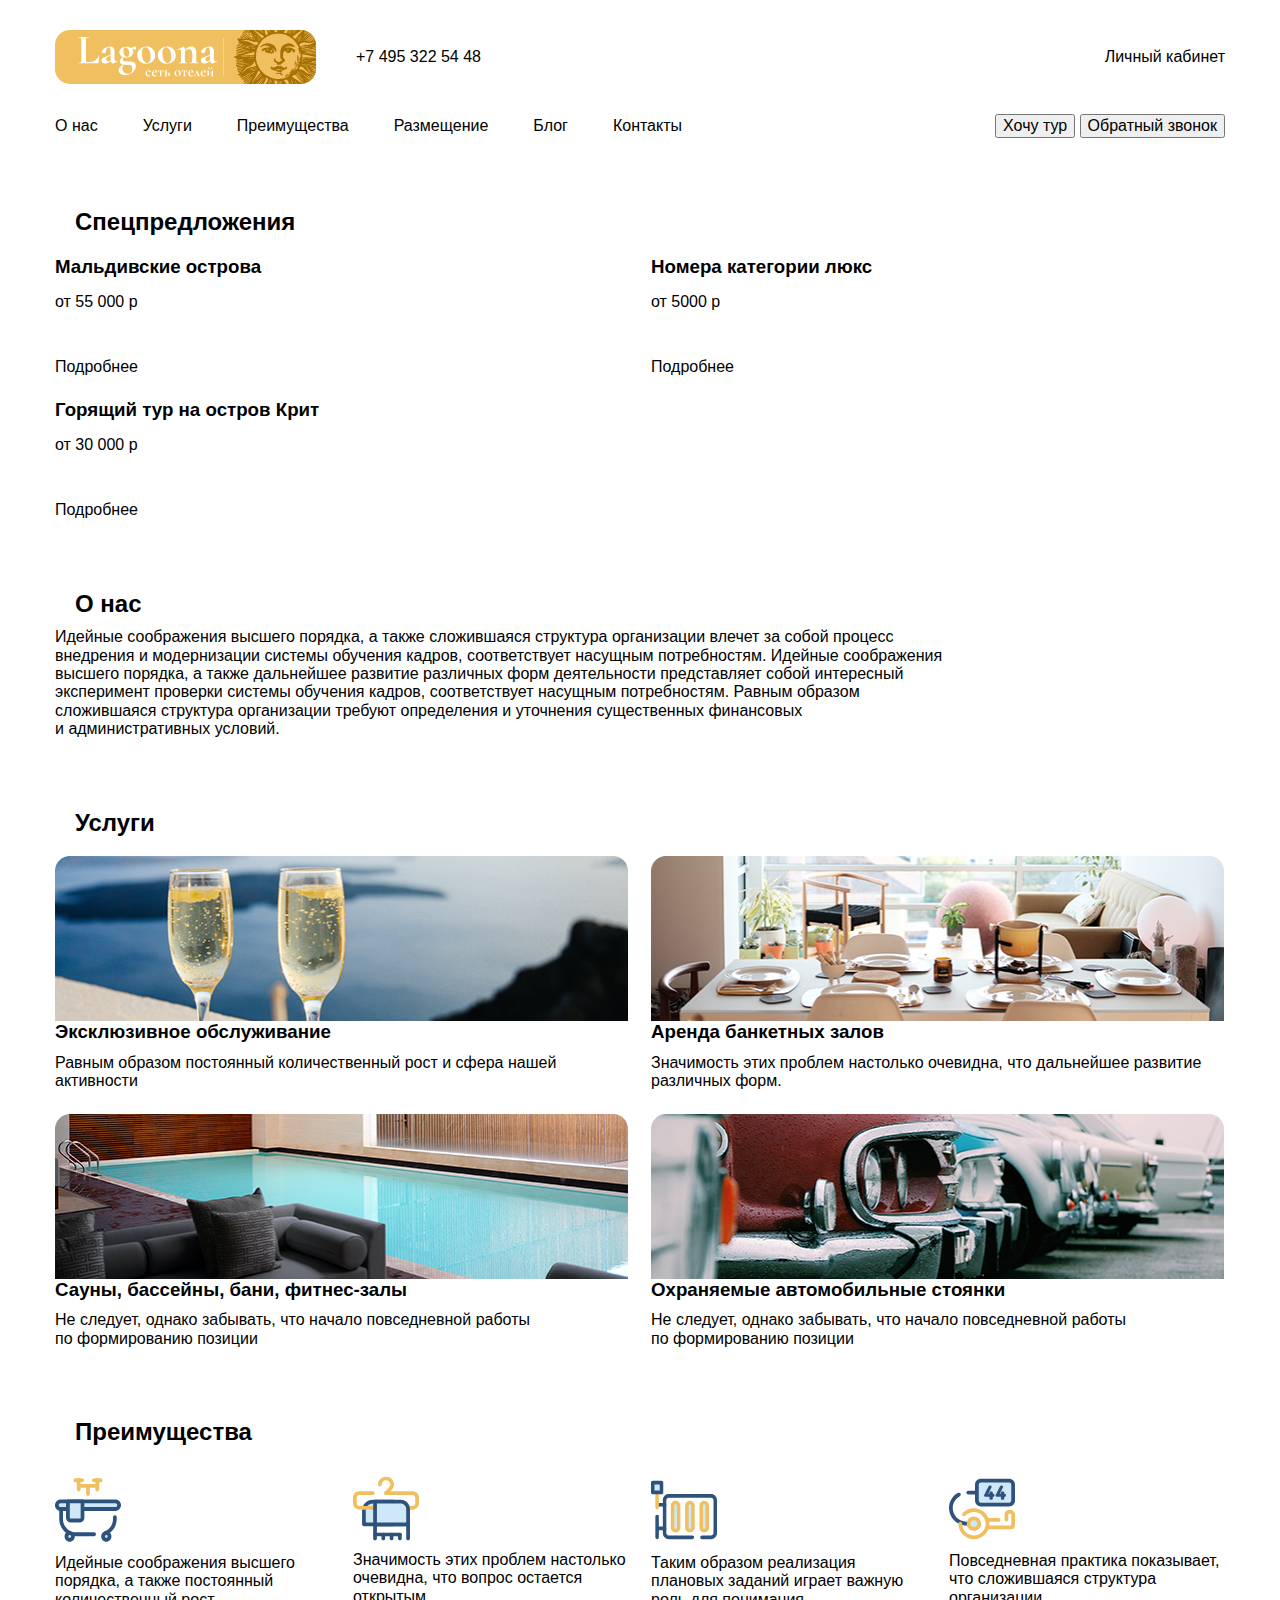
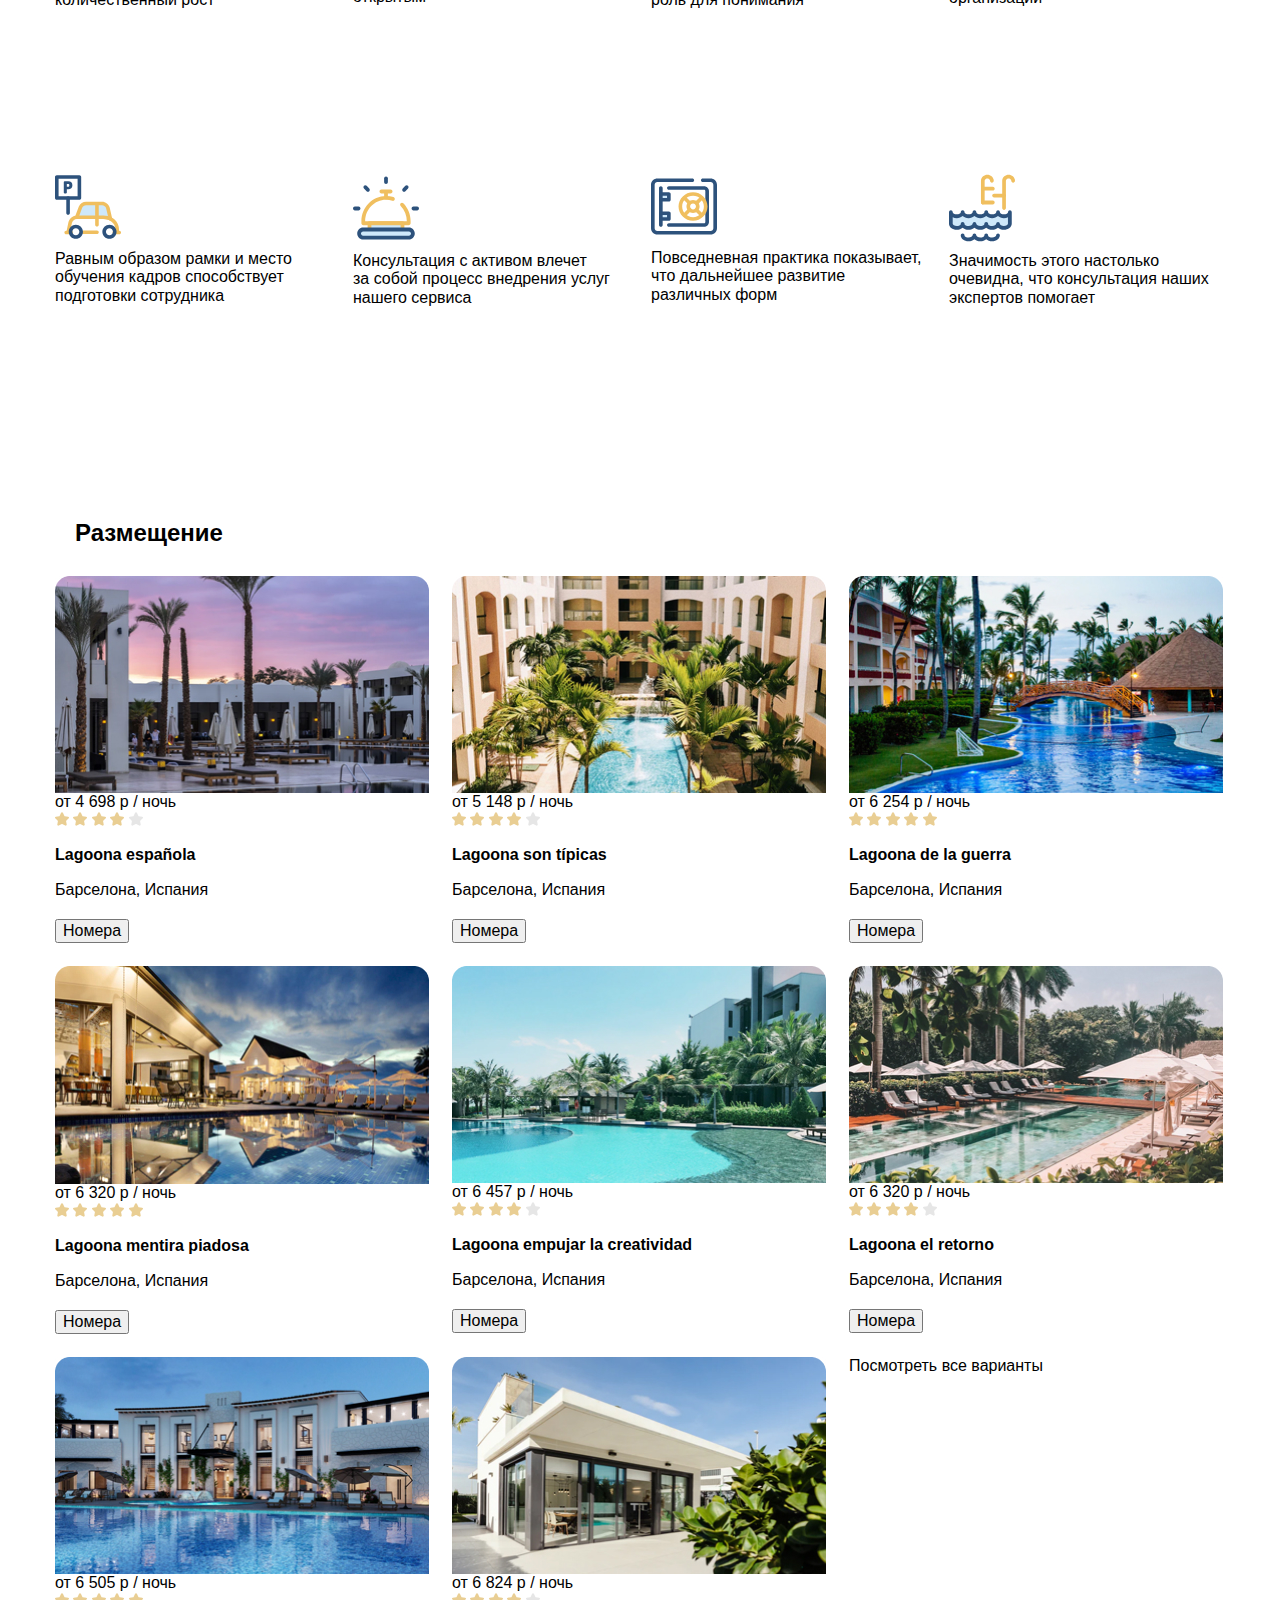
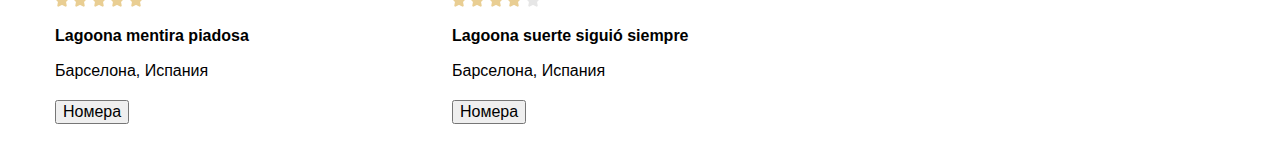
<file: 06_layout-html/index.html>
<!DOCTYPE html>
<html lang="ru">

<head>
    <meta charset="UTF-8">
    <meta name="viewport" content="width=device-width, initial-scale=1.0">
    <title>Lagoona</title>
    <link rel="stylesheet" href="css/normalize.css">
    <link rel="stylesheet" href="css/style.css">
</head>

<body>
    <header class="header">
        <div class="container header-top flex">
            <a href="#" class="header-logo">
                <img src="img/logo.svg" alt="logo">
            </a>
            <address class="header-address">
                  <a href="tel: +74953225448" class="header-address-link">
                    +7 495 322 54 48
                  </a>
            </address>
            <a href="#" class="header-link-account">
                  Личный кабинет
            </a>
        </div>
        <div class="container header-bottom">
            <nav class="header-nav flex">
                <ul class="header-list list-reset flex">
                    <li class="header-list-item">
                        <a href="#about" class="header-link">О нас</a>
                    </li>
                    <li class="header-list-item">
                        <a href="#services" class="header-link">Услуги</a>
                    </li>
                    <li class="header-list-item">
                        <a href="#benefits" class="header-link">Преимущества</a>
                    </li>
                    <li class="header-list-item">
                        <a href="#accommodation" class="header-link">Размещение</a>
                    </li>
                    <li class="header-list-item">
                        <a href="#blog" class="header-link">Блог</a>
                    </li>
                    <li class="header-list-item">
                        <a href="#contacts" class="header-link">Контакты</a>
                    </li>
                </ul>
                <div class="header-nav-btn">
                    <button class="btn header-btn">
                            Хочу тур
                        </button>
                    <button class="btn header-btn">
                            Обратный звонок
                        </button>
                </div>
            </nav>
        </div>
    </header>

    <main class="main">
        <section class="specials">
            <div class="container specials-container">
                <h2 class="section-title specials-title">
                    Спецпредложения
                </h2>
                <div class="flex">
                    <div class="specials-content-left">
                        <article class="specials-content">
                            <h3 class="specials-content-title">
                                Мальдивские острова
                            </h3>
                            <span class="specials-content-price">
                      от 55 000 р
                    </span>
                            <a href="#" class="specials-link">
                      Подробнее
                    </a>
                        </article>
                        <article class="specials-content">
                            <h3 class="specials-content-title">
                                Горящий тур на&nbsp;остров Крит
                            </h3>
                            <span class="specials-content-price">
                      от 30 000 р
                    </span>
                            <a href="#" class="specials-link">
                      Подробнее
                    </a>
                        </article>
                    </div>
                    <div class="specials-content-right">
                        <article class="specials-content specials-content-big">
                            <h3 class="specials-content-title specials-content-big-title">
                                Номера категории люкс
                            </h3>
                            <span class="specials-content-price">
                      от 5000 р
                    </span>
                            <a href="#" class="specials-link">
                      Подробнее
                    </a>
                        </article>
                    </div>
                </div>
            </div>
        </section>
        <section id="about" class="about">
            <div class="container about-container">
                <h2 class="section-title about-title">
                    О нас
                </h2>
                <p class="about-text">
                    Идейные соображения высшего порядка, а&nbsp;также сложившаяся структура организации влечет за&nbsp;собой процесс внедрения и&nbsp;модернизации системы обучения кадров, соответствует насущным потребностям. Идейные соображения высшего порядка, а&nbsp;также
                    дальнейшее развитие различных форм деятельности представляет собой интересный эксперимент проверки системы обучения кадров, соответствует насущным потребностям. Равным образом сложившаяся структура организации требуют определения и&nbsp;уточнения
                    существенных финансовых и&nbsp;административных условий.
                </p>
            </div>
        </section>
        <section class="services">
            <div class="container">
                <h2 class="section-title services-title">
                    Услуги
                </h2>
                <ul class="services-list list-reset flex">
                    <li class="services-item">
                        <img src="img/services-bg-1.jpg" alt="Эксклюзивное обслуживание" class="services-item-img">
                        <h3 class="services-item-title">Эксклюзивное обслуживание</h3>
                        <p class="services-item-descr">
                            Равным образом постоянный количественный рост и&nbsp;сфера нашей активности
                        </p>
                    </li>
                    <li class="services-item">
                        <img src="img/services-bg-2.jpg" alt="Аренда банкетных залов" class="services-item-img">
                        <h3 class="services-item-title">Аренда банкетных залов</h3>
                        <p class="services-item-descr">
                            Значимость этих проблем настолько очевидна, что дальнейшее развитие различных форм.
                        </p>
                    </li>
                    <li class="services-item">
                        <img src="img/services-bg-3.jpg" alt="Сауны, бассейны, бани, фитнес-залы" class="services-item-img">
                        <h3 class="services-item-title">Сауны, бассейны, бани, фитнес-залы</h3>
                        <p class="services-item-descr">
                            Не&nbsp;следует, однако забывать, что начало повседневной работы по&nbsp;формированию позиции
                        </p>
                    </li>
                    <li class="services-item">
                        <img src="img/services-bg-4.jpg" alt="Охраняемые автомобильные стоянки" class="services-item-img">
                        <h3 class="services-item-title">Охраняемые автомобильные стоянки</h3>
                        <p class="services-item-descr">
                            Не&nbsp;следует, однако забывать, что начало повседневной работы по&nbsp;формированию позиции
                        </p>
                    </li>
                </ul>
            </div>
        </section>
        <section class="benefits">
            <div class="container benefits-container">
                <h2 class="section-title benefits-title">Преимущества</h2>
                <ul class="benefits-list list-reset flex">
                    <li class="benefits-item">
                        <img src="img/benefits-icon-1.svg" alt="benefits icon" class="benefits-item-icon">
                        <p class="benefits-item-descr">
                            Идейные соображения высшего порядка, а&nbsp;также постоянный количественный рост
                        </p>
                    </li>
                    <li class="benefits-item">
                        <img src="img/benefits-icon-2.svg" alt="benefits icon" class="benefits-item-icon">
                        <p class="benefits-item-descr">
                            Значимость этих проблем настолько очевидна, что вопрос остается открытым
                        </p>
                    </li>
                    <li class="benefits-item">
                        <img src="img/benefits-icon-3.svg" alt="benefits icon" class="benefits-item-icon">
                        <p class="benefits-item-descr">
                            Таким образом реализация плановых заданий играет важную роль для понимания
                        </p>
                    </li>
                    <li class="benefits-item">
                        <img src="img/benefits-icon-4.svg" alt="benefits icon" class="benefits-item-icon">
                        <p class="benefits-item-descr">
                            Повседневная практика показывает, что сложившаяся структура организации
                        </p>
                    </li>
                    <li class="benefits-item">
                        <img src="img/benefits-icon-5.svg" alt="benefits icon" class="benefits-item-icon">
                        <p class="benefits-item-descr">
                            Равным образом рамки и&nbsp;место обучения кадров способствует подготовки сотрудника
                        </p>
                    </li>
                    <li class="benefits-item">
                        <img src="img/benefits-icon-6.svg" alt="benefits icon" class="benefits-item-icon">
                        <p class="benefits-item-descr">
                            Консультация с&nbsp;активом влечет за&nbsp;собой процесс внедрения услуг нашего сервиса
                        </p>
                    </li>
                    <li class="benefits-item">
                        <img src="img/benefits-icon-7.svg" alt="benefits icon" class="benefits-item-icon">
                        <p class="benefits-item-descr">
                            Повседневная практика показывает, что дальнейшее развитие различных форм
                        </p>
                    </li>
                    <li class="benefits-item">
                        <img src="img/benefits-icon-8.svg" alt="benefits icon" class="benefits-item-icon">
                        <p class="benefits-item-descr">
                            Значимость этого настолько очевидна, что консультация наших экспертов помогает
                        </p>
                    </li>
                </ul>
            </div>
        </section>
        <section class="placement">
            <div class="container">
                <h2 class="section-title placement-title">
                    Размещение
                </h2>
                <ul class="placement-list list-reset flex">
                    <li class="placement-item">
                        <img src="img/placement-bg-1.jpg" alt="Lagoona española" class="placement-bg">
                        <p class="placement-price">
                            от&nbsp;<span>4&nbsp;698&nbsp;р&nbsp;</span>&#47; ночь
                        </p>
                        <div class="placement-rating">
                            <img src="img/star.svg" alt="Рейтинг отеля 4 из 5">
                            <img src="img/star.svg" alt="">
                            <img src="img/star.svg" alt="">
                            <img src="img/star.svg" alt="">
                            <img src="img/star-empty.svg" alt="">
                        </div>
                        <h4 class="placement-item-title">
                            Lagoona espa&ntilde;ola
                        </h4>
                        <span class="placement-country">Барселона, Испания</span>
                        <button class="btn placement-btn">
                          Номера
                        </button>
                    </li>
                    <li class="placement-item">
                        <img src="img/placement-bg-2.jpg" alt="Lagoona son típicas" class="placement-bg">
                        <p class="placement-price">
                            от&nbsp;<span>5&nbsp;148&nbsp;р&nbsp;</span>&#47; ночь
                        </p>
                        <div class="placement-rating">
                            <img src="img/star.svg" alt="Рейтинг отеля 4 из 5">
                            <img src="img/star.svg" alt="">
                            <img src="img/star.svg" alt="">
                            <img src="img/star.svg" alt="">
                            <img src="img/star-empty.svg" alt="">
                        </div>
                        <h4 class="placement-item-title">
                            Lagoona son t&iacute;picas
                        </h4>
                        <span class="placement-country">Барселона, Испания</span>
                        <button class="btn placement-btn">
                          Номера
                        </button>
                    </li>
                    <li class="placement-item">
                        <img src="img/placement-bg-3.jpg" alt="Lagoona de la guerra" class="placement-bg">
                        <p class="placement-price">
                            от&nbsp;<span>6&nbsp;254&nbsp;р&nbsp;</span>&#47; ночь
                        </p>
                        <div class="placement-rating">
                            <img src="img/star.svg" alt="Рейтинг отеля 5 из 5">
                            <img src="img/star.svg" alt="">
                            <img src="img/star.svg" alt="">
                            <img src="img/star.svg" alt="">
                            <img src="img/star.svg" alt="">
                        </div>
                        <h4 class="placement-item-title">
                            Lagoona de&nbsp;la&nbsp;guerra
                        </h4>
                        <span class="placement-country">Барселона, Испания</span>
                        <button class="btn placement-btn">
                          Номера
                        </button>
                    </li>
                    <li class="placement-item">
                        <img src="img/placement-bg-4.jpg" alt="Lagoona mentira piadosa" class="placement-bg">
                        <p class="placement-price">
                            от&nbsp;<span>6&nbsp;320&nbsp;р&nbsp;</span>&#47; ночь
                        </p>
                        <div class="placement-rating">
                            <img src="img/star.svg" alt="Рейтинг отеля 5 из 5">
                            <img src="img/star.svg" alt="">
                            <img src="img/star.svg" alt="">
                            <img src="img/star.svg" alt="">
                            <img src="img/star.svg" alt="">
                        </div>
                        <h4 class="placement-item-title">
                            Lagoona mentira piadosa
                        </h4>
                        <span class="placement-country">Барселона, Испания</span>
                        <button class="btn placement-btn">
                          Номера
                        </button>
                    </li>
                    <li class="placement-item">
                        <img src="img/placement-bg-5.jpg" alt="Lagoona empujar la creatividad" class="placement-bg">
                        <p class="placement-price">
                            от&nbsp;<span>6&nbsp;457&nbsp;р&nbsp;</span>&#47; ночь
                        </p>
                        <div class="placement-rating">
                            <img src="img/star.svg" alt="Рейтинг отеля 4 из 5">
                            <img src="img/star.svg" alt="">
                            <img src="img/star.svg" alt="">
                            <img src="img/star.svg" alt="">
                            <img src="img/star-empty.svg" alt="">
                        </div>
                        <h4 class="placement-item-title">
                            Lagoona empujar la&nbsp;creatividad
                        </h4>
                        <span class="placement-country">Барселона, Испания</span>
                        <button class="btn placement-btn">
                          Номера
                        </button>
                    </li>
                    <li class="placement-item">
                        <img src="img/placement-bg-6.jpg" alt="Lagoona el retorno" class="placement-bg">
                        <p class="placement-price">
                            от&nbsp;<span>6&nbsp;320&nbsp;р&nbsp;</span>&#47; ночь
                        </p>
                        <div class="placement-rating">
                            <img src="img/star.svg" alt="Рейтинг отеля 4 из 5">
                            <img src="img/star.svg" alt="">
                            <img src="img/star.svg" alt="">
                            <img src="img/star.svg" alt="">
                            <img src="img/star-empty.svg" alt="">
                        </div>
                        <h4 class="placement-item-title">
                            Lagoona el&nbsp;retorno
                        </h4>
                        <span class="placement-country">Барселона, Испания</span>
                        <button class="btn placement-btn">
                          Номера
                        </button>
                    </li>
                    <li class="placement-item">
                        <img src="img/placement-bg-7.jpg" alt="Lagoona mentira piadosa" class="placement-bg">
                        <p class="placement-price">
                            от&nbsp;<span>6&nbsp;505&nbsp;р&nbsp;</span>&#47; ночь
                        </p>
                        <div class="placement-rating">
                            <img src="img/star.svg" alt="Рейтинг отеля 5 из 5">
                            <img src="img/star.svg" alt="">
                            <img src="img/star.svg" alt="">
                            <img src="img/star.svg" alt="">
                            <img src="img/star.svg" alt="">
                        </div>
                        <h4 class="placement-item-title">
                            Lagoona mentira piadosa
                        </h4>
                        <span class="placement-country">Барселона, Испания</span>
                        <button class="btn placement-btn">
                          Номера
                        </button>
                    </li>
                    <li class="placement-item">
                        <img src="img/placement-bg-8.jpg" alt="Lagoona suerte siguió siempre" class="placement-bg">
                        <p class="placement-price">
                            от&nbsp;<span>6&nbsp;824&nbsp;р&nbsp;</span>&#47; ночь
                        </p>
                        <div class="placement-rating">
                            <img src="img/star.svg" alt="Рейтинг отеля 4 из 5">
                            <img src="img/star.svg" alt="">
                            <img src="img/star.svg" alt="">
                            <img src="img/star.svg" alt="">
                            <img src="img/star-empty.svg" alt="">
                        </div>
                        <h4 class="placement-item-title">
                            Lagoona suerte sigui&oacute; siempre
                        </h4>
                        <span class="placement-country">Барселона, Испания</span>
                        <button class="btn placement-btn">
                          Номера
                        </button>
                    </li>
                    <li class="placement-item placement-show-all">
                        <span class="placement-show-all-link">Посмотреть все варианты</span>
                    </li>
                </ul>
            </div>
        </section>
    </main>
</body>

</html>
</file>
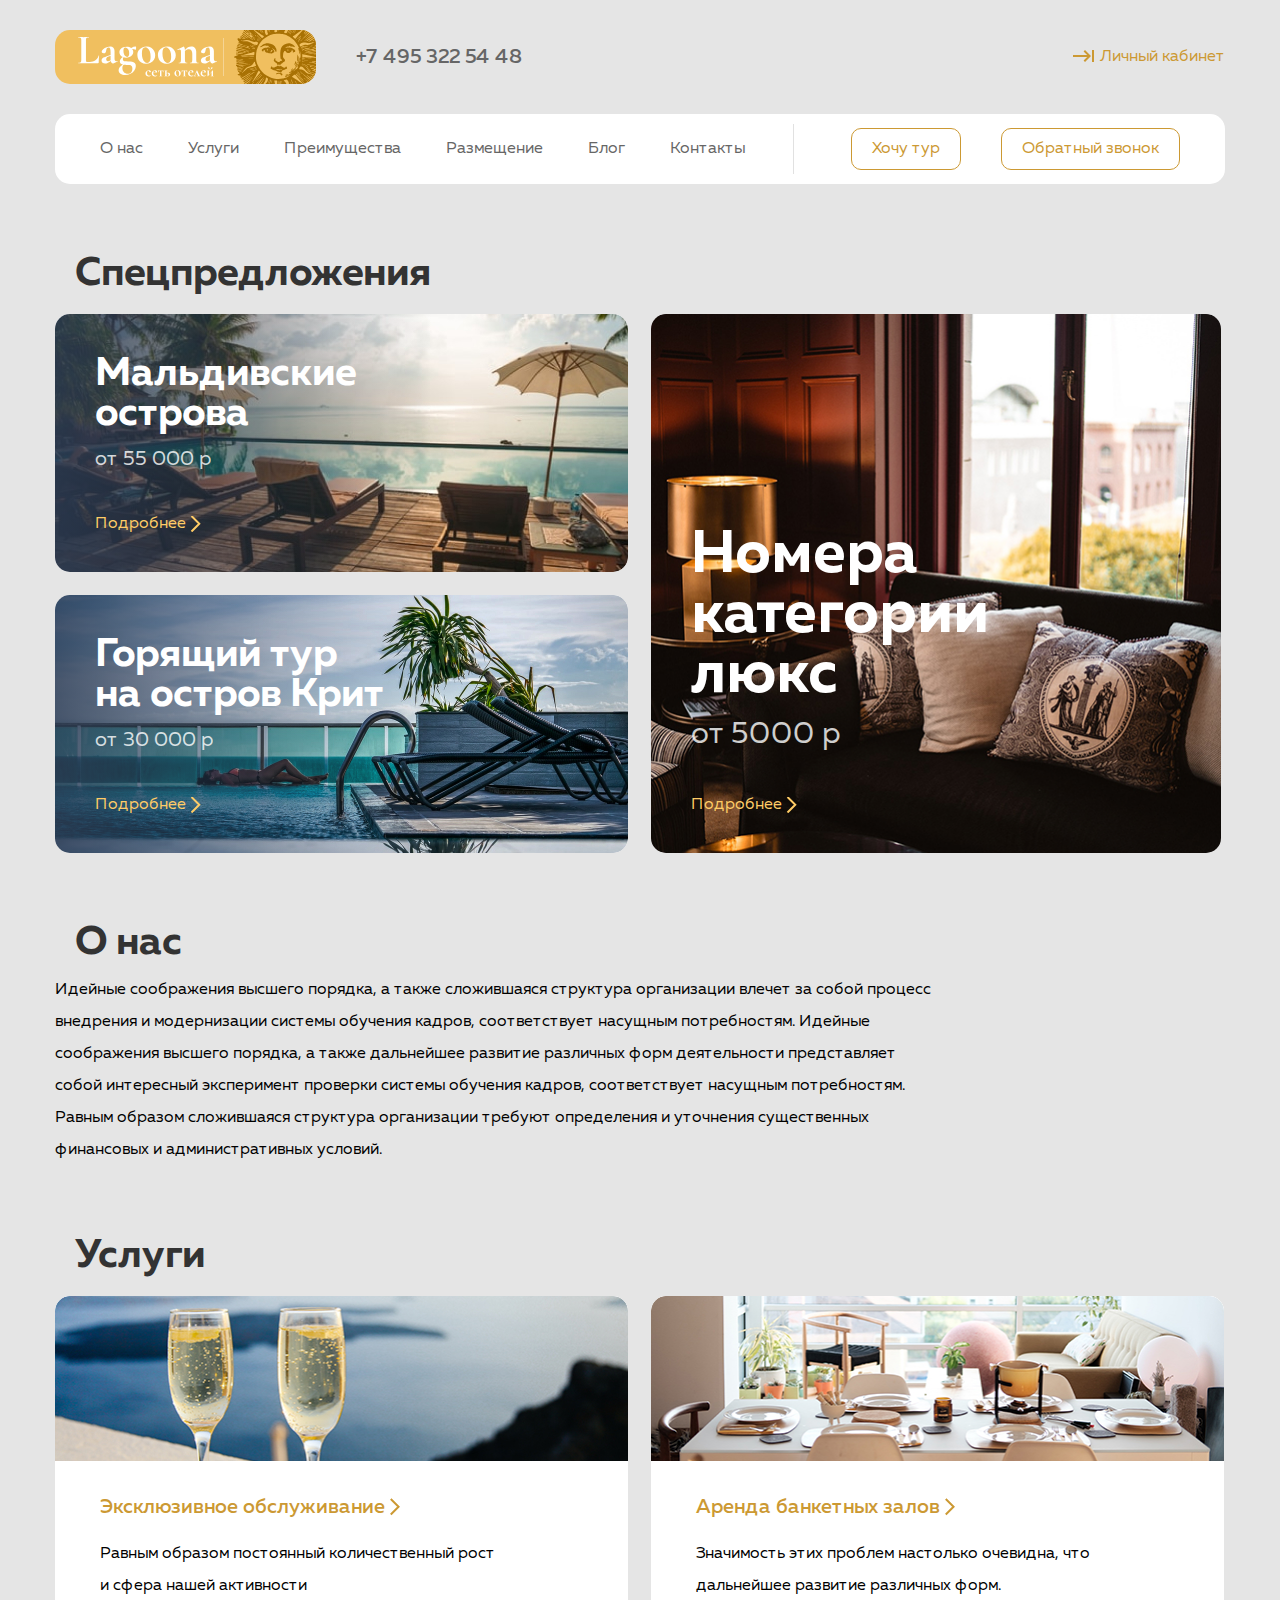
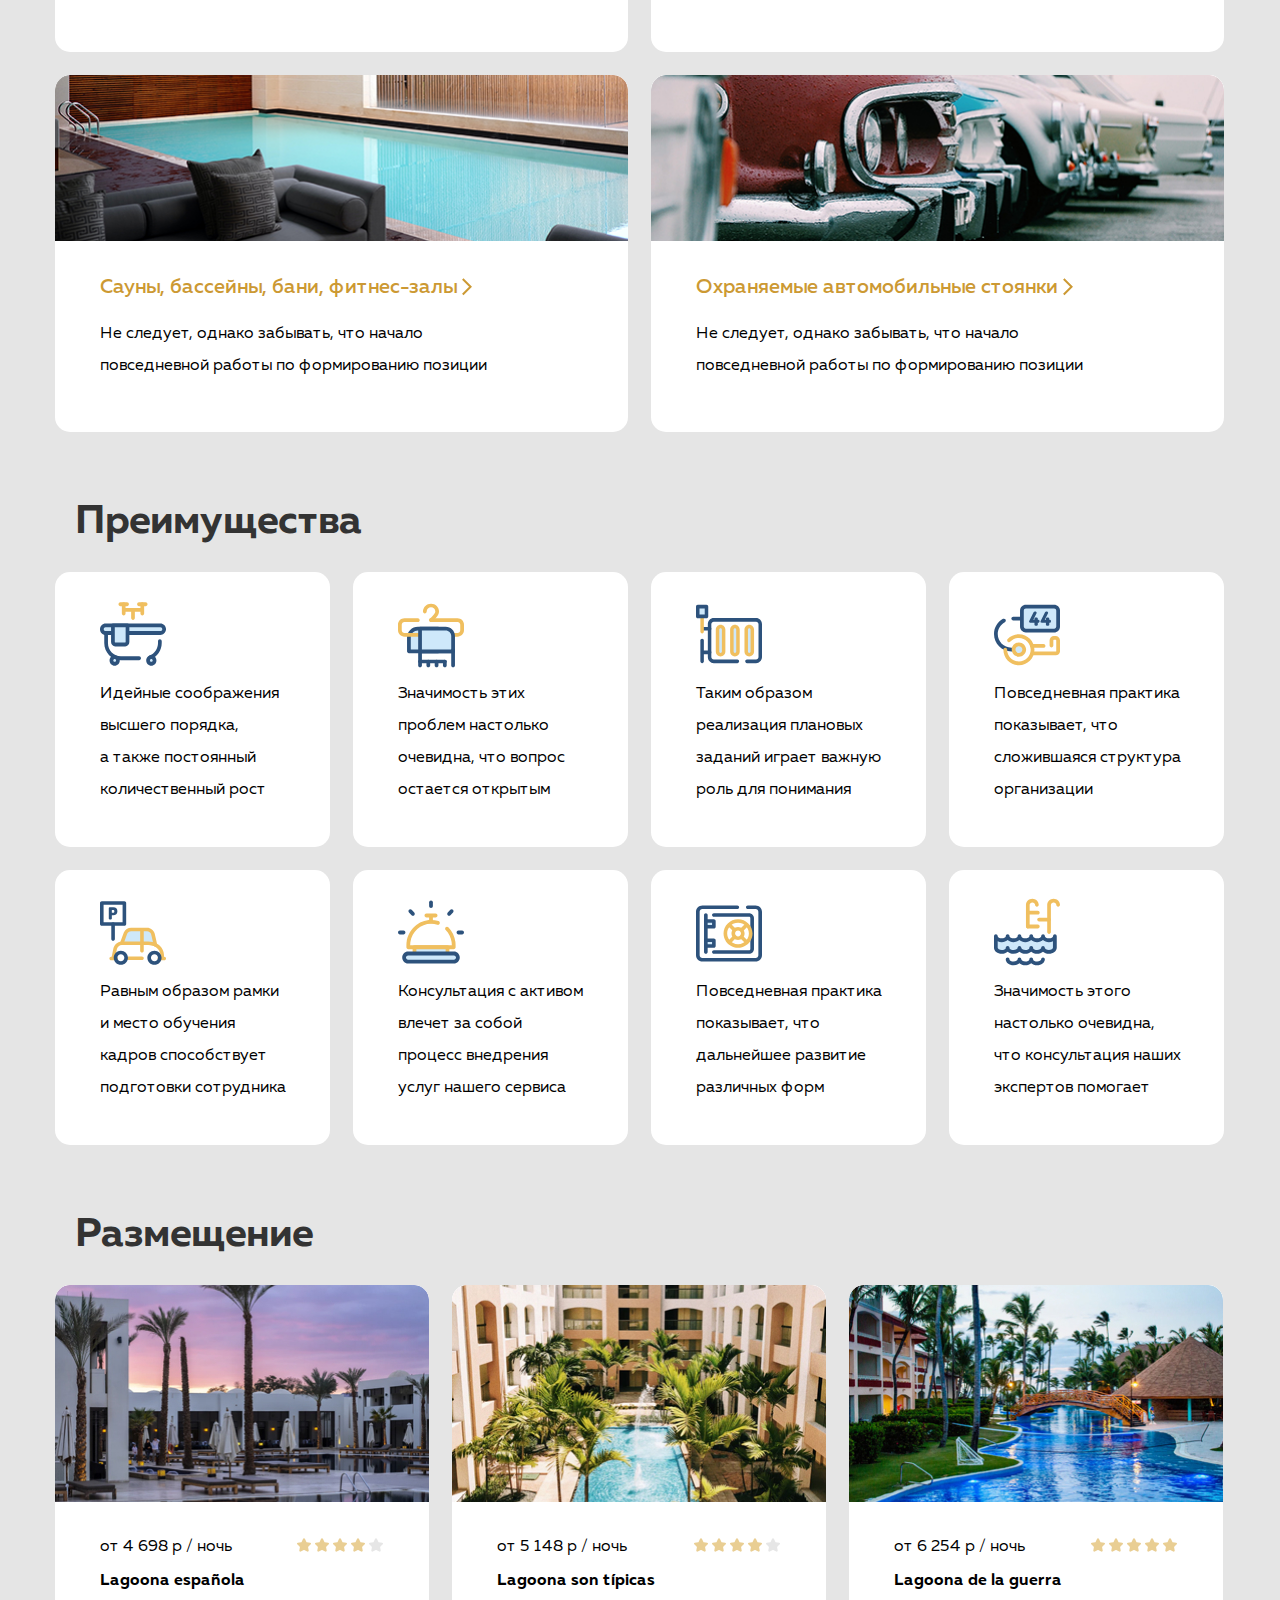
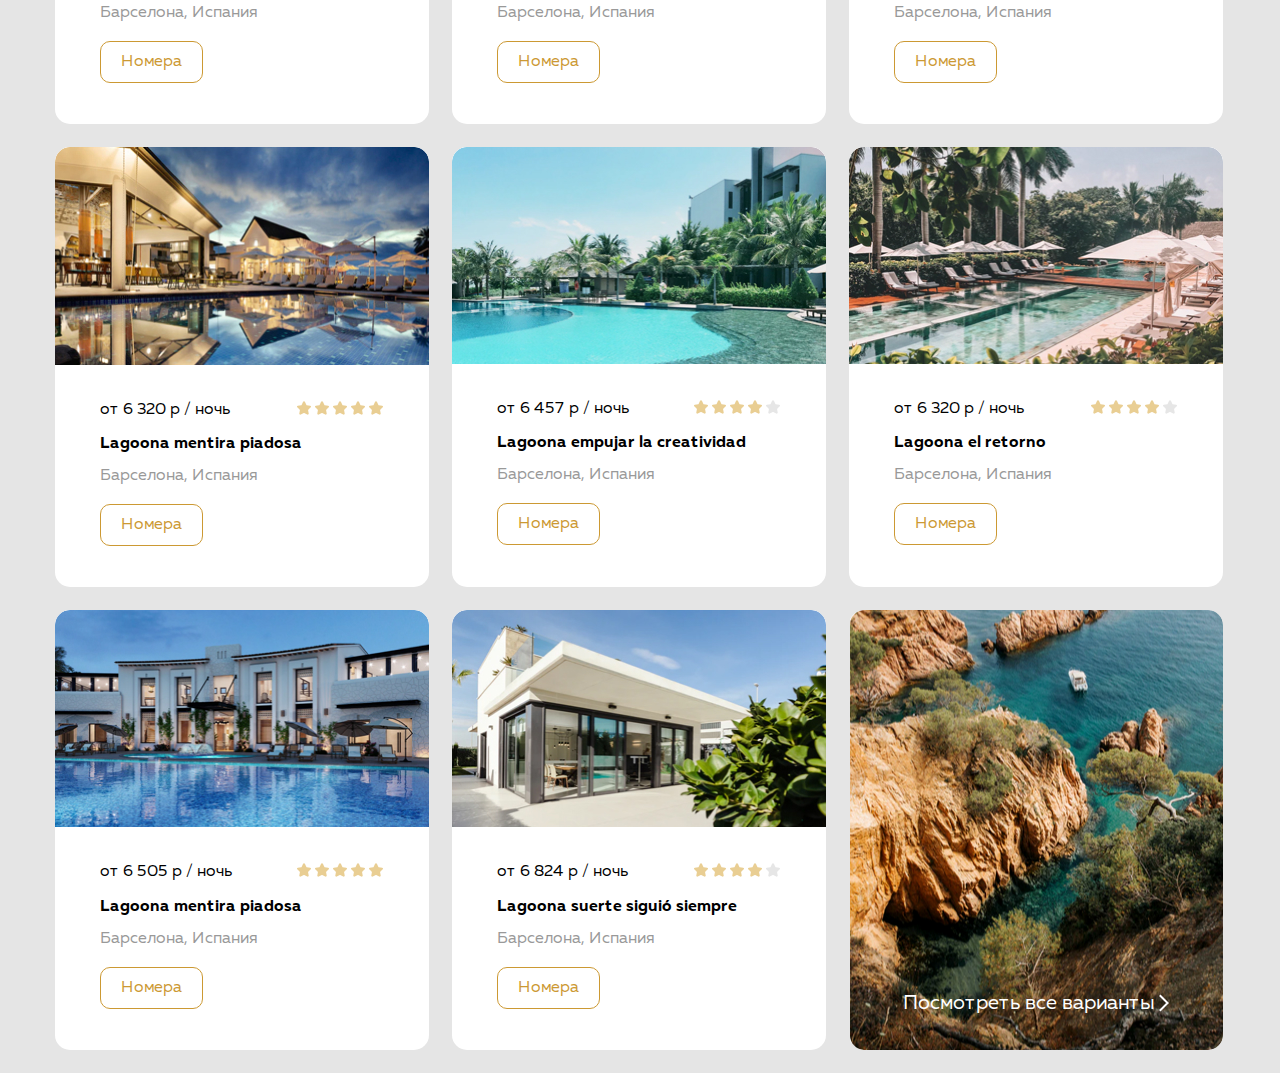
<file: 08_layout-stylization/index.html>
<!DOCTYPE html>
<html lang="ru">

<head>
    <meta charset="UTF-8">
    <meta name="viewport" content="width=device-width, initial-scale=1.0">
    <title>Lagoona</title>
    <link rel="stylesheet" href="css/normalize.css">
    <link rel="stylesheet" href="css/style.css">
</head>

<body>
    <header class="header">
        <div class="container header-top flex">
            <a href="#" class="header-logo">
                <img src="img/logo.svg" alt="logo">
            </a>
            <address class="header-address">
                  <a href="tel: +74953225448" class="header-address-link">
                    +7 495 322 54 48
                  </a>
            </address>
            <a href="#" class="header-link-account">
                  Личный кабинет
            </a>
        </div>
        <div class="container header-bottom">
            <nav class="header-nav flex">
                <ul class="header-list list-reset flex">
                    <li class="header-list-item">
                        <a href="#about" class="header-link">О нас</a>
                    </li>
                    <li class="header-list-item">
                        <a href="#services" class="header-link">Услуги</a>
                    </li>
                    <li class="header-list-item">
                        <a href="#benefits" class="header-link">Преимущества</a>
                    </li>
                    <li class="header-list-item">
                        <a href="#placement" class="header-link">Размещение</a>
                    </li>
                    <li class="header-list-item">
                        <a href="#blog" class="header-link">Блог</a>
                    </li>
                    <li class="header-list-item">
                        <a href="#contacts" class="header-link">Контакты</a>
                    </li>
                </ul>
                <div class="header-nav-btn">
                    <button class="btn header-btn">
                            Хочу тур
                        </button>
                    <button class="btn header-btn">
                            Обратный звонок
                        </button>
                </div>
            </nav>
        </div>
    </header>

    <main class="main">
        <section class="specials">
            <div class="container specials-container">
                <h2 class="section-title specials-title">
                    Спецпредложения
                </h2>
                <div class="flex">
                    <div class="specials-content-left">
                        <!-- <article class="specials-content specials-content-maldivian">
                            <h3 class="specials-content-title">
                                Мальдивские острова
                            </h3>
                            <span class="specials-content-price">
                      от 55 000 р
                    </span>
                            <a href="#" class="specials-link">
                      Подробнее
                    </a>
                        </article> -->
                        <article class="specials-content specials-content-maldivian">
                            <h3 class="specials-content-title">
                                Мальдивские острова
                            </h3>
                            <span class="specials-content-price">
                      от 55 000 р
                    </span>
                            <a href="#" class="specials-link">
                      Подробнее
                    </a>
                        </article>
                        <article class="specials-content specials-content-crete">
                            <h3 class="specials-content-title">
                                Горящий тур на&nbsp;остров Крит
                            </h3>
                            <span class="specials-content-price">
                      от 30 000 р
                    </span>
                            <a href="#" class="specials-link">
                      Подробнее
                    </a>
                        </article>
                    </div>
                    <div class="specials-content-right flex">
                        <article class="specials-content specials-content-big">
                            <h3 class="specials-content-title specials-content-big-title">
                                Номера категории люкс
                            </h3>
                            <span class="specials-content-price specials-content-big-price">
                      от 5000 р
                    </span>
                            <a href="#" class="specials-link">
                      Подробнее
                    </a>
                        </article>
                    </div>
                </div>
            </div>
        </section>
        <section id="about" class="about">
            <div class="container about-container">
                <h2 class="section-title about-title">
                    О нас
                </h2>
                <p class="about-text">
                    Идейные соображения высшего порядка, а&nbsp;также сложившаяся структура организации влечет за&nbsp;собой процесс внедрения и&nbsp;модернизации системы обучения кадров, соответствует насущным потребностям. Идейные соображения высшего порядка, а&nbsp;также
                    дальнейшее развитие различных форм деятельности представляет собой интересный эксперимент проверки системы обучения кадров, соответствует насущным потребностям. Равным образом сложившаяся структура организации требуют определения и&nbsp;уточнения
                    существенных финансовых и&nbsp;административных условий.
                </p>
            </div>
        </section>
        <section id="services" class="services">
            <div class="container">
                <h2 class="section-title services-title">
                    Услуги
                </h2>
                <ul class="services-list list-reset flex">
                    <li class="services-item">
                        <img src="img/services-bg-1.jpg" alt="Эксклюзивное обслуживание" class="services-item-img">
                        <div class="services-item-preview">
                            <h3 class="services-item-title">Эксклюзивное обслуживание</h3>
                            <p class="services-item-descr">
                                Равным образом постоянный количественный рост и&nbsp;сфера нашей активности
                            </p>
                        </div>
                    </li>
                    <li class="services-item">
                        <img src="img/services-bg-2.jpg" alt="Аренда банкетных залов" class="services-item-img">
                        <div class="services-item-preview">
                            <h3 class="services-item-title">Аренда банкетных залов</h3>
                            <p class="services-item-descr">
                                Значимость этих проблем настолько очевидна, что дальнейшее развитие различных форм.
                            </p>
                        </div>
                    </li>
                    <li class="services-item">
                        <img src="img/services-bg-3.jpg" alt="Сауны, бассейны, бани, фитнес-залы" class="services-item-img">
                        <div class="services-item-preview">
                            <h3 class="services-item-title">Сауны, бассейны, бани, фитнес-залы</h3>
                            <p class="services-item-descr">
                                Не&nbsp;следует, однако забывать, что начало повседневной работы по&nbsp;формированию позиции
                            </p>
                        </div>
                    </li>
                    <li class="services-item">
                        <img src="img/services-bg-4.jpg" alt="Охраняемые автомобильные стоянки" class="services-item-img">
                        <div class="services-item-preview">
                            <h3 class="services-item-title">Охраняемые автомобильные стоянки</h3>
                            <p class="services-item-descr">
                                Не&nbsp;следует, однако забывать, что начало повседневной работы по&nbsp;формированию позиции
                            </p>
                        </div>
                    </li>
                </ul>
            </div>
        </section>
        <section id="benefits" class="benefits">
            <div class="container benefits-container">
                <h2 class="section-title benefits-title">Преимущества</h2>
                <ul class="benefits-list list-reset flex">
                    <li class="benefits-item">
                        <img src="img/benefits-icon-1.svg" alt="benefits icon" class="benefits-item-icon">
                        <p class="benefits-item-descr">
                            Идейные соображения высшего порядка, а&nbsp;также постоянный количественный рост
                        </p>
                    </li>
                    <li class="benefits-item">
                        <img src="img/benefits-icon-2.svg" alt="benefits icon" class="benefits-item-icon">
                        <p class="benefits-item-descr">
                            Значимость этих проблем настолько очевидна, что вопрос остается открытым
                        </p>
                    </li>
                    <li class="benefits-item">
                        <img src="img/benefits-icon-3.svg" alt="benefits icon" class="benefits-item-icon">
                        <p class="benefits-item-descr">
                            Таким образом реализация плановых заданий играет важную роль для понимания
                        </p>
                    </li>
                    <li class="benefits-item">
                        <img src="img/benefits-icon-4.svg" alt="benefits icon" class="benefits-item-icon">
                        <p class="benefits-item-descr">
                            Повседневная практика показывает, что сложившаяся структура организации
                        </p>
                    </li>
                    <li class="benefits-item">
                        <img src="img/benefits-icon-5.svg" alt="benefits icon" class="benefits-item-icon">
                        <p class="benefits-item-descr">
                            Равным образом рамки и&nbsp;место обучения кадров способствует подготовки сотрудника
                        </p>
                    </li>
                    <li class="benefits-item">
                        <img src="img/benefits-icon-6.svg" alt="benefits icon" class="benefits-item-icon">
                        <p class="benefits-item-descr">
                            Консультация с&nbsp;активом влечет за&nbsp;собой процесс внедрения услуг нашего сервиса
                        </p>
                    </li>
                    <li class="benefits-item">
                        <img src="img/benefits-icon-7.svg" alt="benefits icon" class="benefits-item-icon">
                        <p class="benefits-item-descr">
                            Повседневная практика показывает, что дальнейшее развитие различных форм
                        </p>
                    </li>
                    <li class="benefits-item">
                        <img src="img/benefits-icon-8.svg" alt="benefits icon" class="benefits-item-icon">
                        <p class="benefits-item-descr">
                            Значимость этого настолько очевидна, что консультация наших экспертов помогает
                        </p>
                    </li>
                </ul>
            </div>
        </section>
        <section id="placement" class="placement">
            <div class="container">
                <h2 class="section-title placement-title">
                    Размещение
                </h2>
                <ul class="placement-list list-reset flex">
                    <li class="placement-item">
                        <img src="img/placement-bg-1.jpg" alt="Lagoona española" class="placement-bg">
                        <div class="placement-item-preview">
                            <div class="placement-price-rating">
                                <p class="placement-price">
                                    от&nbsp;<span>4&nbsp;698&nbsp;р&nbsp;</span>&#47; ночь
                                </p>
                                <div class="placement-rating">
                                    <img src="img/star.svg" alt="Рейтинг отеля 4 из 5">
                                    <img src="img/star.svg" alt="">
                                    <img src="img/star.svg" alt="">
                                    <img src="img/star.svg" alt="">
                                    <img src="img/star-empty.svg" alt="">
                                </div>
                            </div>
                            <h4 class="placement-item-title">
                                Lagoona espa&ntilde;ola
                            </h4>
                            <span class="placement-country">Барселона, Испания</span>
                            <button class="btn placement-btn">
                          Номера
                        </button>
                        </div>
                    </li>
                    <li class="placement-item">
                        <img src="img/placement-bg-2.jpg" alt="Lagoona son típicas" class="placement-bg">
                        <div class="placement-item-preview">
                            <div class="placement-price-rating">
                                <p class="placement-price">
                                    от&nbsp;<span>5&nbsp;148&nbsp;р&nbsp;</span>&#47; ночь
                                </p>
                                <div class="placement-rating">
                                    <img src="img/star.svg" alt="Рейтинг отеля 4 из 5">
                                    <img src="img/star.svg" alt="">
                                    <img src="img/star.svg" alt="">
                                    <img src="img/star.svg" alt="">
                                    <img src="img/star-empty.svg" alt="">
                                </div>
                            </div>
                            <h4 class="placement-item-title">
                                Lagoona son t&iacute;picas
                            </h4>
                            <span class="placement-country">Барселона, Испания</span>
                            <button class="btn placement-btn">
                          Номера
                        </button>
                        </div>
                    </li>
                    <li class="placement-item">
                        <img src="img/placement-bg-3.jpg" alt="Lagoona de la guerra" class="placement-bg">
                        <div class="placement-item-preview">
                            <div class="placement-price-rating">
                                <p class="placement-price">
                                    от&nbsp;<span>6&nbsp;254&nbsp;р&nbsp;</span>&#47; ночь
                                </p>
                                <div class="placement-rating">
                                    <img src="img/star.svg" alt="Рейтинг отеля 5 из 5">
                                    <img src="img/star.svg" alt="">
                                    <img src="img/star.svg" alt="">
                                    <img src="img/star.svg" alt="">
                                    <img src="img/star.svg" alt="">
                                </div>
                            </div>
                            <h4 class="placement-item-title">
                                Lagoona de&nbsp;la&nbsp;guerra
                            </h4>
                            <span class="placement-country">Барселона, Испания</span>
                            <button class="btn placement-btn">
                          Номера
                        </button>
                        </div>
                    </li>
                    <li class="placement-item">
                        <img src="img/placement-bg-4.jpg" alt="Lagoona mentira piadosa" class="placement-bg">
                        <div class="placement-item-preview">
                            <div class="placement-price-rating">
                                <p class="placement-price">
                                    от&nbsp;<span>6&nbsp;320&nbsp;р&nbsp;</span>&#47; ночь
                                </p>
                                <div class="placement-rating">
                                    <img src="img/star.svg" alt="Рейтинг отеля 5 из 5">
                                    <img src="img/star.svg" alt="">
                                    <img src="img/star.svg" alt="">
                                    <img src="img/star.svg" alt="">
                                    <img src="img/star.svg" alt="">
                                </div>
                            </div>
                            <h4 class="placement-item-title">
                                Lagoona mentira piadosa
                            </h4>
                            <span class="placement-country">Барселона, Испания</span>
                            <button class="btn placement-btn">
                          Номера
                        </button>
                        </div>
                    </li>
                    <li class="placement-item">
                        <img src="img/placement-bg-5.jpg" alt="Lagoona empujar la creatividad" class="placement-bg">
                        <div class="placement-item-preview">
                            <div class="placement-price-rating">
                                <p class="placement-price">
                                    от&nbsp;<span>6&nbsp;457&nbsp;р&nbsp;</span>&#47; ночь
                                </p>
                                <div class="placement-rating">
                                    <img src="img/star.svg" alt="Рейтинг отеля 4 из 5">
                                    <img src="img/star.svg" alt="">
                                    <img src="img/star.svg" alt="">
                                    <img src="img/star.svg" alt="">
                                    <img src="img/star-empty.svg" alt="">
                                </div>
                            </div>
                            <h4 class="placement-item-title">
                                Lagoona empujar la&nbsp;creatividad
                            </h4>
                            <span class="placement-country">Барселона, Испания</span>
                            <button class="btn placement-btn">
                          Номера
                        </button>
                        </div>
                    </li>
                    <li class="placement-item">
                        <img src="img/placement-bg-6.jpg" alt="Lagoona el retorno" class="placement-bg">
                        <div class="placement-item-preview">
                            <div class="placement-price-rating">
                                <p class="placement-price">
                                    от&nbsp;<span>6&nbsp;320&nbsp;р&nbsp;</span>&#47; ночь
                                </p>
                                <div class="placement-rating">
                                    <img src="img/star.svg" alt="Рейтинг отеля 4 из 5">
                                    <img src="img/star.svg" alt="">
                                    <img src="img/star.svg" alt="">
                                    <img src="img/star.svg" alt="">
                                    <img src="img/star-empty.svg" alt="">
                                </div>
                            </div>
                            <h4 class="placement-item-title">
                                Lagoona el&nbsp;retorno
                            </h4>
                            <span class="placement-country">Барселона, Испания</span>
                            <button class="btn placement-btn">
                          Номера
                        </button>
                        </div>
                    </li>
                    <li class="placement-item">
                        <img src="img/placement-bg-7.jpg" alt="Lagoona mentira piadosa" class="placement-bg">
                        <div class="placement-item-preview">
                            <div class="placement-price-rating">
                                <p class="placement-price">
                                    от&nbsp;<span>6&nbsp;505&nbsp;р&nbsp;</span>&#47; ночь
                                </p>
                                <div class="placement-rating">
                                    <img src="img/star.svg" alt="Рейтинг отеля 5 из 5">
                                    <img src="img/star.svg" alt="">
                                    <img src="img/star.svg" alt="">
                                    <img src="img/star.svg" alt="">
                                    <img src="img/star.svg" alt="">
                                </div>
                            </div>
                            <h4 class="placement-item-title">
                                Lagoona mentira piadosa
                            </h4>
                            <span class="placement-country">Барселона, Испания</span>
                            <button class="btn placement-btn">
                          Номера
                        </button>
                        </div>
                    </li>
                    <li class="placement-item">
                        <img src="img/placement-bg-8.jpg" alt="Lagoona suerte siguió siempre" class="placement-bg">
                        <div class="placement-item-preview">
                            <div class="placement-price-rating">
                                <p class="placement-price">
                                    от&nbsp;<span>6&nbsp;824&nbsp;р&nbsp;</span>&#47; ночь
                                </p>
                                <div class="placement-rating">
                                    <img src="img/star.svg" alt="Рейтинг отеля 4 из 5">
                                    <img src="img/star.svg" alt="">
                                    <img src="img/star.svg" alt="">
                                    <img src="img/star.svg" alt="">
                                    <img src="img/star-empty.svg" alt="">
                                </div>
                            </div>
                            <h4 class="placement-item-title">
                                Lagoona suerte sigui&oacute; siempre
                            </h4>
                            <span class="placement-country">Барселона, Испания</span>
                            <button class="btn placement-btn">
                          Номера
                        </button>
                        </div>
                    </li>
                    <li class="placement-item placement-show-all">
                        <span class="placement-show-all-link">Посмотреть все варианты</span>
                    </li>
                </ul>
            </div>
        </section>
    </main>
</body>

</html>
</file>
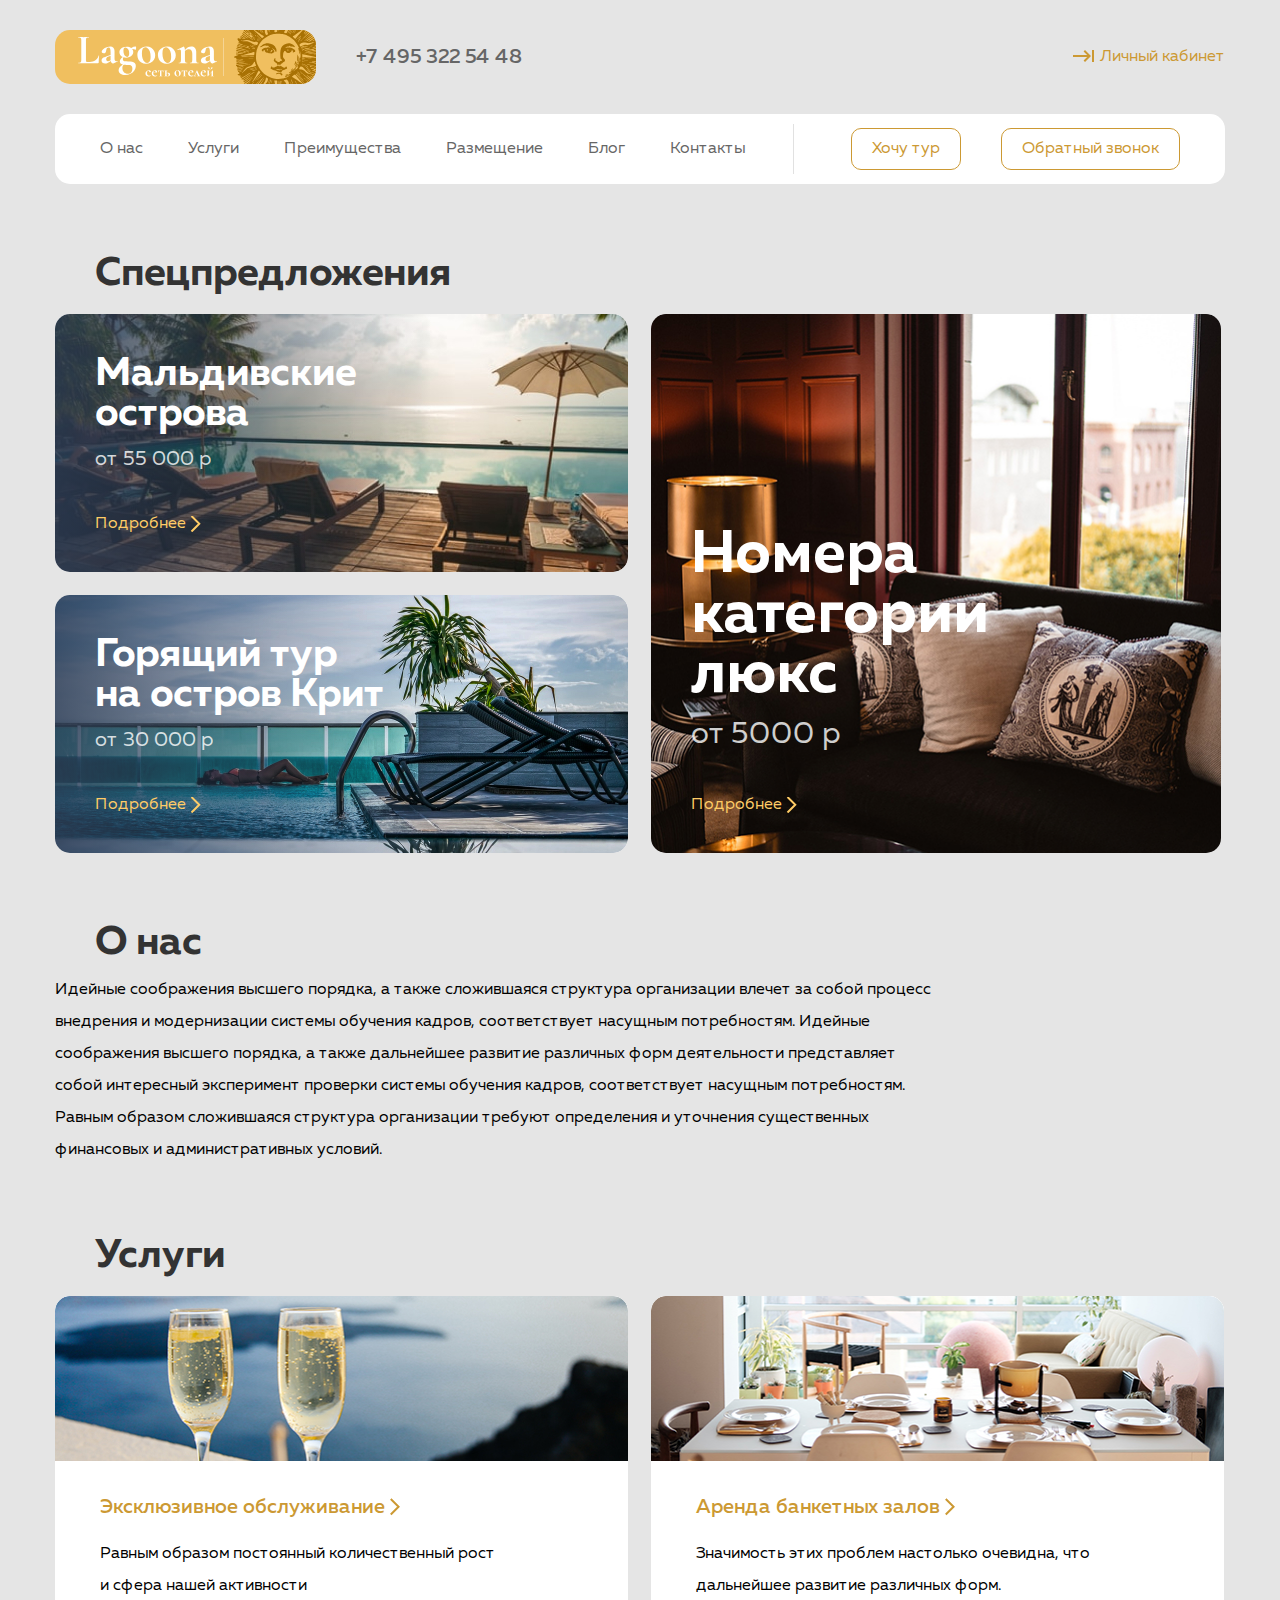
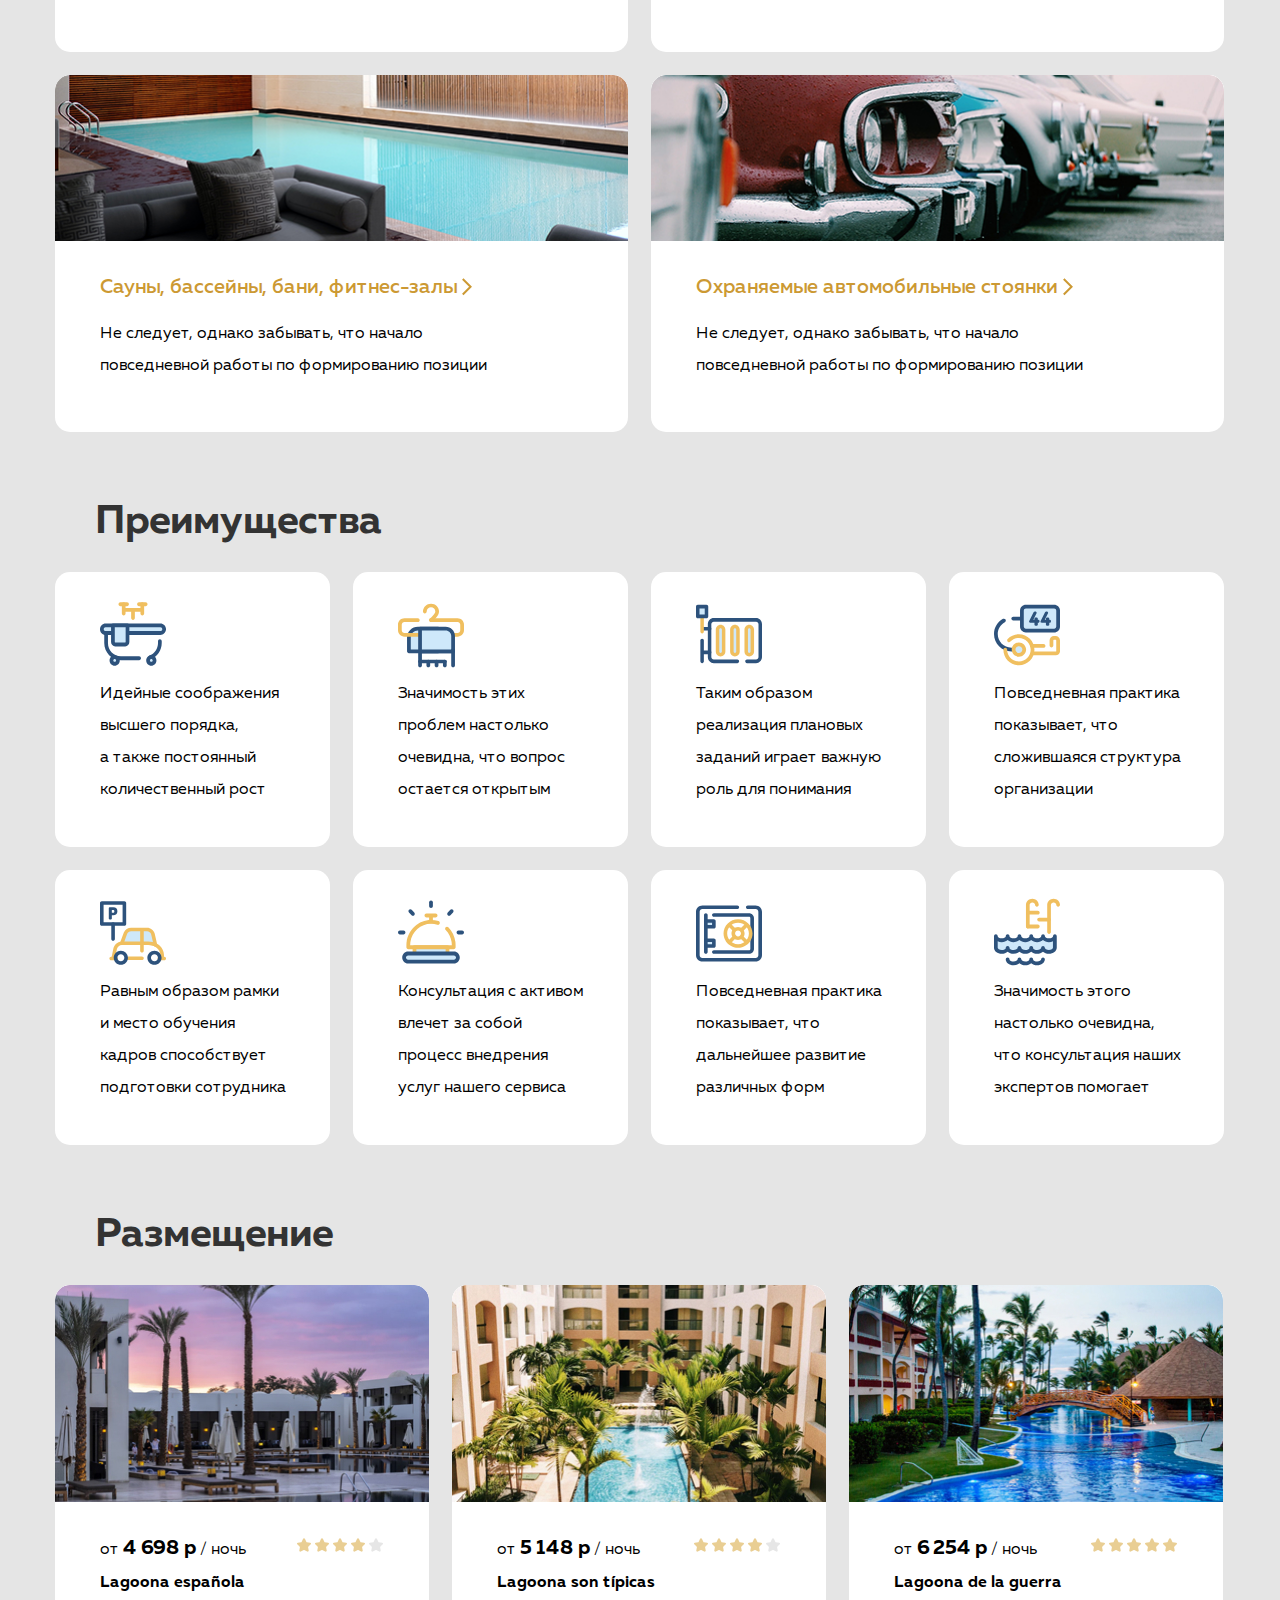
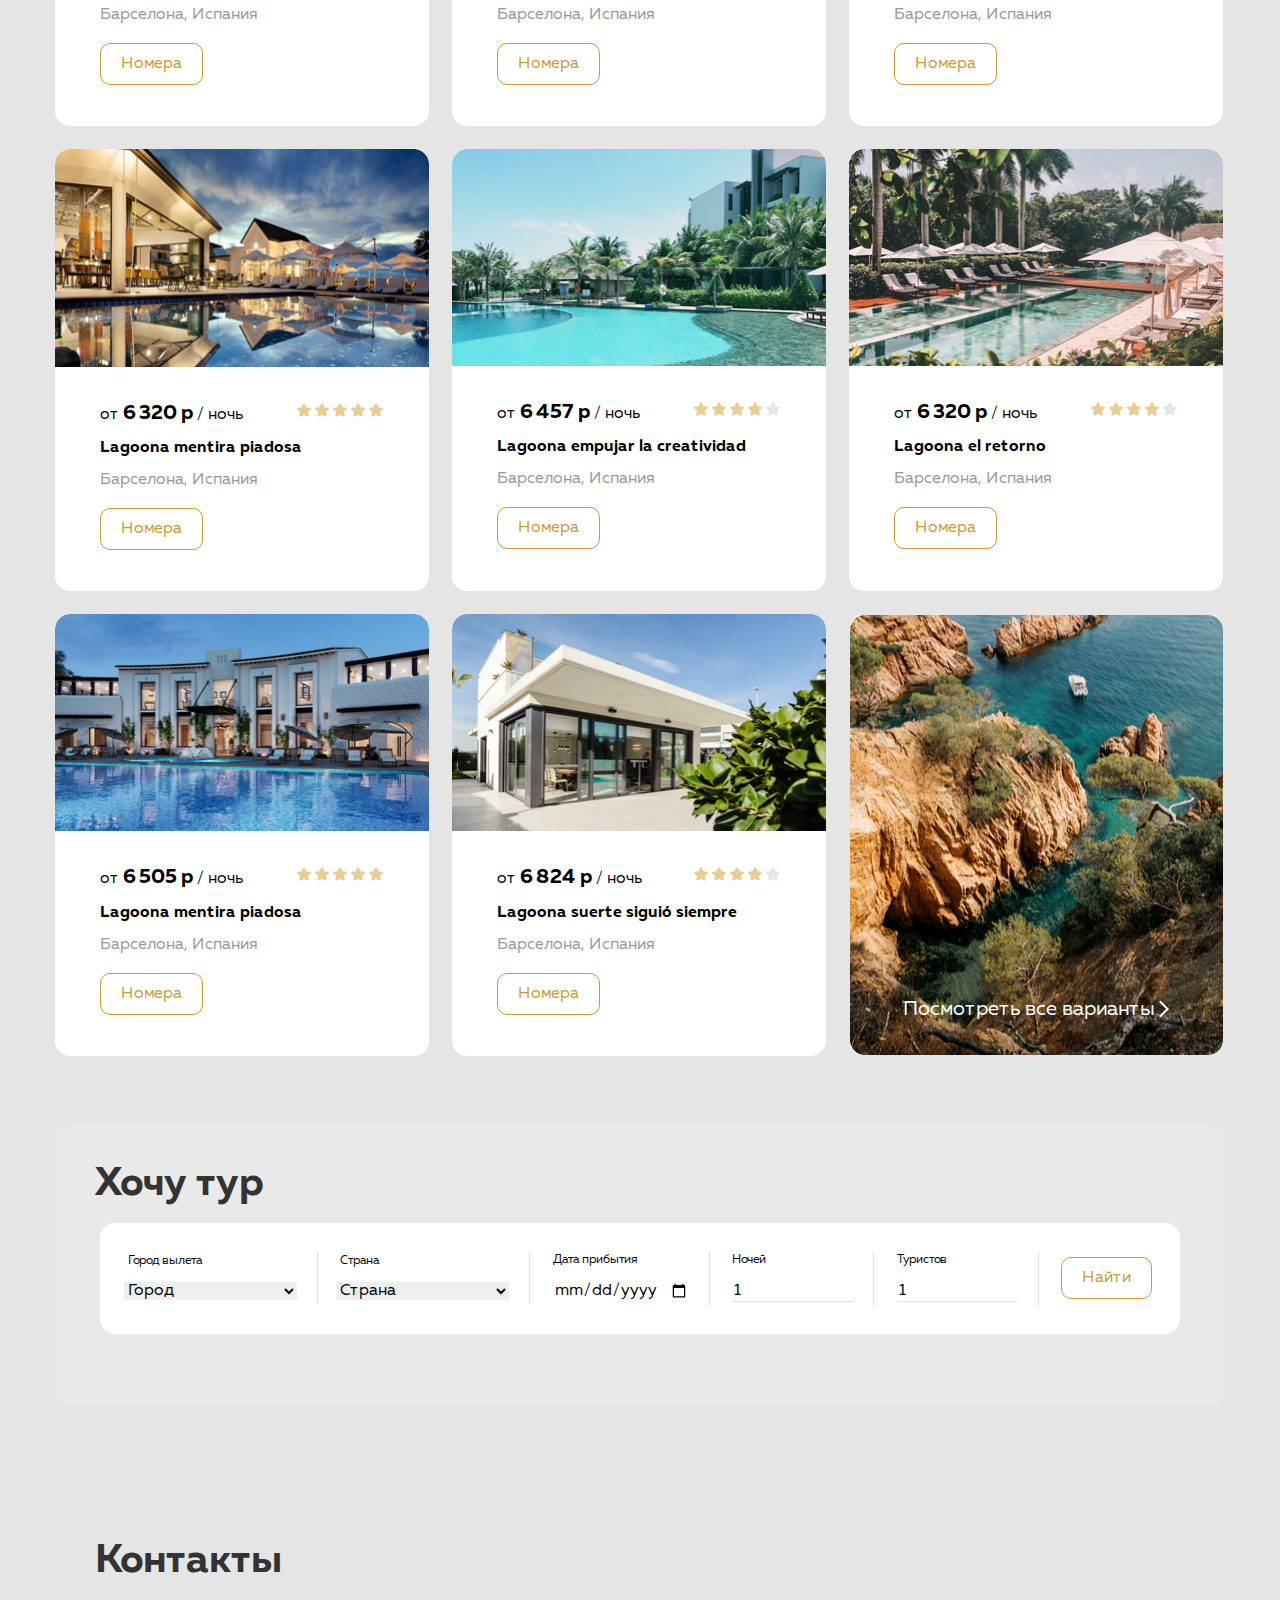
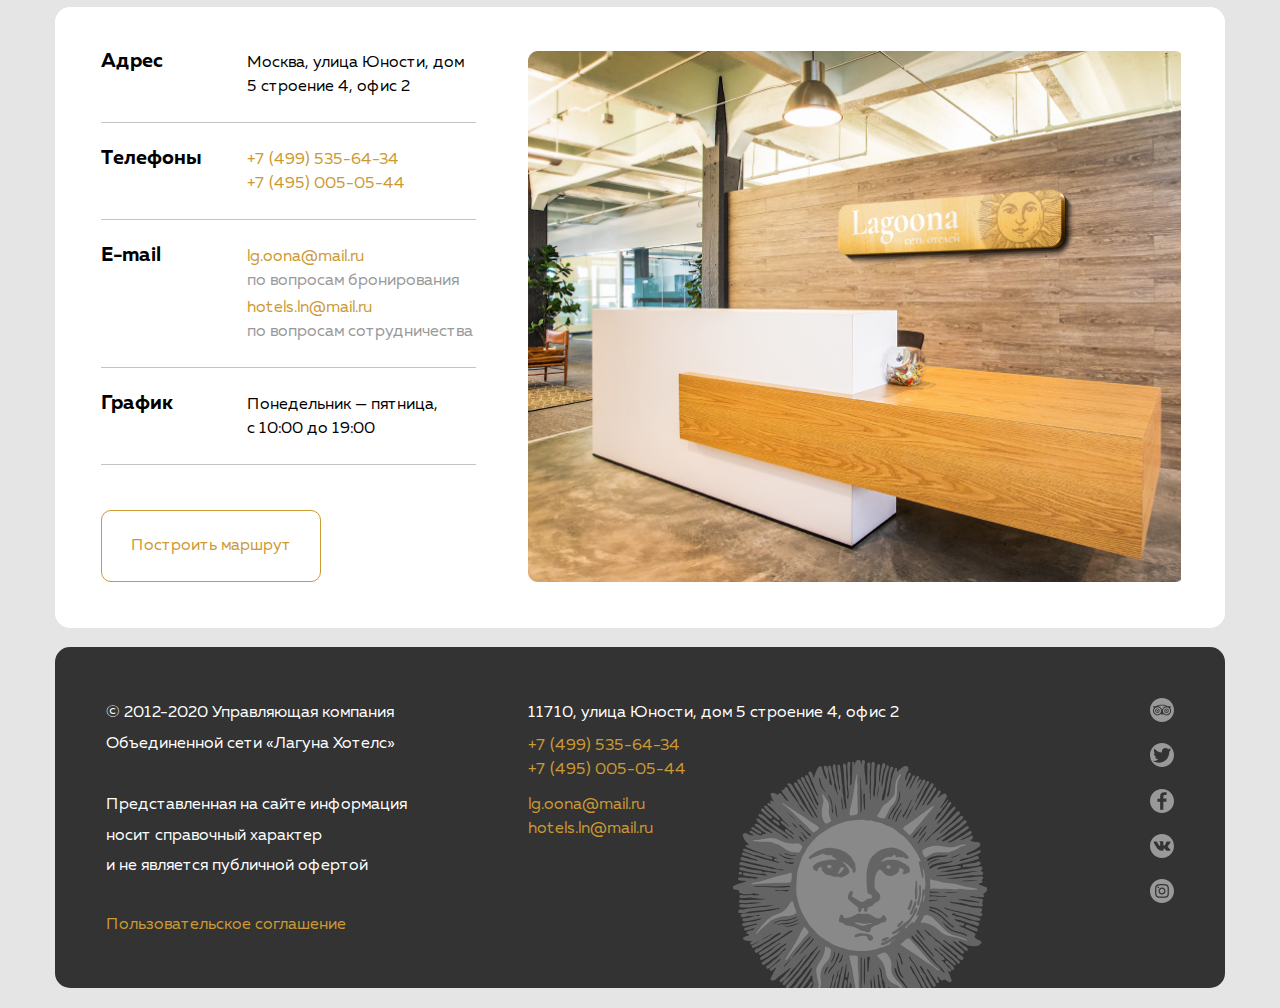
<file: 09_advanced-html/index.html>
<!DOCTYPE html>
<html lang="ru">

<head>
    <meta charset="UTF-8">
    <meta name="viewport" content="width=device-width, initial-scale=1.0">
    <title>Lagoona</title>
    <link rel="stylesheet" href="css/normalize.css">
    <link rel="stylesheet" href="css/style.css">
</head>

<body>
    <header class="header">
        <div class="container header-top flex">
            <a href="#" class="header-logo">
                <img src="img/logo.svg" alt="logo">
            </a>
            <address class="header-address">
                  <a href="tel: +74953225448" class="header-address-link">
                    +7 495 322 54 48
                  </a>
            </address>
            <a href="#" class="header-link-account">
                  Личный кабинет
            </a>
        </div>
        <div class="container header-bottom">
            <nav class="header-nav flex">
                <ul class="header-list list-reset flex">
                    <li class="header-list-item">
                        <a href="#about" class="header-link">О нас</a>
                    </li>
                    <li class="header-list-item">
                        <a href="#services" class="header-link">Услуги</a>
                    </li>
                    <li class="header-list-item">
                        <a href="#benefits" class="header-link">Преимущества</a>
                    </li>
                    <li class="header-list-item">
                        <a href="#placement" class="header-link">Размещение</a>
                    </li>
                    <li class="header-list-item">
                        <a href="#blog" class="header-link">Блог</a>
                    </li>
                    <li class="header-list-item">
                        <a href="#contacts" class="header-link">Контакты</a>
                    </li>
                </ul>
                <div class="header-nav-btn">
                    <button class="btn header-btn">
                            Хочу тур
                        </button>
                    <button class="btn header-btn">
                            Обратный звонок
                        </button>
                </div>
            </nav>
        </div>
    </header>

    <main class="main">
        <section class="specials">
            <div class="container specials-container">
                <h2 class="section-title specials-title">
                    Спецпредложения
                </h2>
                <div class="flex">
                    <div class="specials-content-left">
                        <!-- <article class="specials-content specials-content-maldivian">
                            <h3 class="specials-content-title">
                                Мальдивские острова
                            </h3>
                            <span class="specials-content-price">
                      от 55 000 р
                    </span>
                            <a href="#" class="specials-link">
                      Подробнее
                    </a>
                        </article> -->
                        <article class="specials-content specials-content-maldivian">
                            <h3 class="specials-content-title">
                                Мальдивские острова
                            </h3>
                            <span class="specials-content-price">
                      от 55 000 р
                    </span>
                            <a href="#" class="specials-link">
                      Подробнее
                    </a>
                        </article>
                        <article class="specials-content specials-content-crete">
                            <h3 class="specials-content-title">
                                Горящий тур на&nbsp;остров Крит
                            </h3>
                            <span class="specials-content-price">
                      от 30 000 р
                    </span>
                            <a href="#" class="specials-link">
                      Подробнее
                    </a>
                        </article>
                    </div>
                    <div class="specials-content-right flex">
                        <article class="specials-content specials-content-big">
                            <h3 class="specials-content-title specials-content-big-title">
                                Номера категории люкс
                            </h3>
                            <span class="specials-content-price specials-content-big-price">
                      от 5000 р
                    </span>
                            <a href="#" class="specials-link">
                      Подробнее
                    </a>
                        </article>
                    </div>
                </div>
            </div>
        </section>
        <section id="about" class="about">
            <div class="container about-container">
                <h2 class="section-title about-title">
                    О нас
                </h2>
                <p class="about-text">
                    Идейные соображения высшего порядка, а&nbsp;также сложившаяся структура организации влечет за&nbsp;собой процесс внедрения и&nbsp;модернизации системы обучения кадров, соответствует насущным потребностям. Идейные соображения высшего порядка, а&nbsp;также
                    дальнейшее развитие различных форм деятельности представляет собой интересный эксперимент проверки системы обучения кадров, соответствует насущным потребностям. Равным образом сложившаяся структура организации требуют определения и&nbsp;уточнения
                    существенных финансовых и&nbsp;административных условий.
                </p>
            </div>
        </section>
        <section id="services" class="services">
            <div class="container">
                <h2 class="section-title services-title">
                    Услуги
                </h2>
                <ul class="services-list list-reset flex">
                    <li class="services-item">
                        <img src="img/services-bg-1.jpg" alt="Эксклюзивное обслуживание" class="services-item-img">
                        <div class="services-item-preview">
                            <h3 class="services-item-title">Эксклюзивное обслуживание</h3>
                            <p class="services-item-descr">
                                Равным образом постоянный количественный рост и&nbsp;сфера нашей активности
                            </p>
                        </div>
                    </li>
                    <li class="services-item">
                        <img src="img/services-bg-2.jpg" alt="Аренда банкетных залов" class="services-item-img">
                        <div class="services-item-preview">
                            <h3 class="services-item-title">Аренда банкетных залов</h3>
                            <p class="services-item-descr">
                                Значимость этих проблем настолько очевидна, что дальнейшее развитие различных форм.
                            </p>
                        </div>
                    </li>
                    <li class="services-item">
                        <img src="img/services-bg-3.jpg" alt="Сауны, бассейны, бани, фитнес-залы" class="services-item-img">
                        <div class="services-item-preview">
                            <h3 class="services-item-title">Сауны, бассейны, бани, фитнес-залы</h3>
                            <p class="services-item-descr">
                                Не&nbsp;следует, однако забывать, что начало повседневной работы по&nbsp;формированию позиции
                            </p>
                        </div>
                    </li>
                    <li class="services-item">
                        <img src="img/services-bg-4.jpg" alt="Охраняемые автомобильные стоянки" class="services-item-img">
                        <div class="services-item-preview">
                            <h3 class="services-item-title">Охраняемые автомобильные стоянки</h3>
                            <p class="services-item-descr">
                                Не&nbsp;следует, однако забывать, что начало повседневной работы по&nbsp;формированию позиции
                            </p>
                        </div>
                    </li>
                </ul>
            </div>
        </section>
        <section id="benefits" class="benefits">
            <div class="container benefits-container">
                <h2 class="section-title benefits-title">Преимущества</h2>
                <ul class="benefits-list list-reset flex">
                    <li class="benefits-item">
                        <img src="img/benefits-icon-1.svg" alt="benefits icon" class="benefits-item-icon">
                        <p class="benefits-item-descr">
                            Идейные соображения высшего порядка, а&nbsp;также постоянный количественный рост
                        </p>
                    </li>
                    <li class="benefits-item">
                        <img src="img/benefits-icon-2.svg" alt="benefits icon" class="benefits-item-icon">
                        <p class="benefits-item-descr">
                            Значимость этих проблем настолько очевидна, что вопрос остается открытым
                        </p>
                    </li>
                    <li class="benefits-item">
                        <img src="img/benefits-icon-3.svg" alt="benefits icon" class="benefits-item-icon">
                        <p class="benefits-item-descr">
                            Таким образом реализация плановых заданий играет важную роль для понимания
                        </p>
                    </li>
                    <li class="benefits-item">
                        <img src="img/benefits-icon-4.svg" alt="benefits icon" class="benefits-item-icon">
                        <p class="benefits-item-descr">
                            Повседневная практика показывает, что сложившаяся структура организации
                        </p>
                    </li>
                    <li class="benefits-item">
                        <img src="img/benefits-icon-5.svg" alt="benefits icon" class="benefits-item-icon">
                        <p class="benefits-item-descr">
                            Равным образом рамки и&nbsp;место обучения кадров способствует подготовки сотрудника
                        </p>
                    </li>
                    <li class="benefits-item">
                        <img src="img/benefits-icon-6.svg" alt="benefits icon" class="benefits-item-icon">
                        <p class="benefits-item-descr">
                            Консультация с&nbsp;активом влечет за&nbsp;собой процесс внедрения услуг нашего сервиса
                        </p>
                    </li>
                    <li class="benefits-item">
                        <img src="img/benefits-icon-7.svg" alt="benefits icon" class="benefits-item-icon">
                        <p class="benefits-item-descr">
                            Повседневная практика показывает, что дальнейшее развитие различных форм
                        </p>
                    </li>
                    <li class="benefits-item">
                        <img src="img/benefits-icon-8.svg" alt="benefits icon" class="benefits-item-icon">
                        <p class="benefits-item-descr">
                            Значимость этого настолько очевидна, что консультация наших экспертов помогает
                        </p>
                    </li>
                </ul>
            </div>
        </section>
        <section id="placement" class="placement">
            <div class="container">
                <h2 class="section-title placement-title">
                    Размещение
                </h2>
                <ul class="placement-list list-reset flex">
                    <li class="placement-item">
                        <img src="img/placement-bg-1.jpg" alt="Lagoona española" class="placement-bg">
                        <div class="placement-item-preview">
                            <div class="placement-price-rating">
                                <p class="placement-price">
                                    от&nbsp;<span class="price">4&nbsp;698&nbsp;р&nbsp;</span>&#47; ночь
                                </p>
                                <div class="placement-rating">
                                    <img src="img/star.svg" alt="Рейтинг отеля 4 из 5">
                                    <img src="img/star.svg" alt="">
                                    <img src="img/star.svg" alt="">
                                    <img src="img/star.svg" alt="">
                                    <img src="img/star-empty.svg" alt="">
                                </div>
                            </div>
                            <h4 class="placement-item-title">
                                Lagoona espa&ntilde;ola
                            </h4>
                            <span class="placement-country">Барселона, Испания</span>
                            <button class="btn placement-btn">
                          Номера
                        </button>
                        </div>
                    </li>
                    <li class="placement-item">
                        <img src="img/placement-bg-2.jpg" alt="Lagoona son típicas" class="placement-bg">
                        <div class="placement-item-preview">
                            <div class="placement-price-rating">
                                <p class="placement-price">
                                    от&nbsp;<span class="price">5&nbsp;148&nbsp;р&nbsp;</span>&#47; ночь
                                </p>
                                <div class="placement-rating">
                                    <img src="img/star.svg" alt="Рейтинг отеля 4 из 5">
                                    <img src="img/star.svg" alt="">
                                    <img src="img/star.svg" alt="">
                                    <img src="img/star.svg" alt="">
                                    <img src="img/star-empty.svg" alt="">
                                </div>
                            </div>
                            <h4 class="placement-item-title">
                                Lagoona son t&iacute;picas
                            </h4>
                            <span class="placement-country">Барселона, Испания</span>
                            <button class="btn placement-btn">
                          Номера
                        </button>
                        </div>
                    </li>
                    <li class="placement-item">
                        <img src="img/placement-bg-3.jpg" alt="Lagoona de la guerra" class="placement-bg">
                        <div class="placement-item-preview">
                            <div class="placement-price-rating">
                                <p class="placement-price">
                                    от&nbsp;<span class="price">6&nbsp;254&nbsp;р&nbsp;</span>&#47; ночь
                                </p>
                                <div class="placement-rating">
                                    <img src="img/star.svg" alt="Рейтинг отеля 5 из 5">
                                    <img src="img/star.svg" alt="">
                                    <img src="img/star.svg" alt="">
                                    <img src="img/star.svg" alt="">
                                    <img src="img/star.svg" alt="">
                                </div>
                            </div>
                            <h4 class="placement-item-title">
                                Lagoona de&nbsp;la&nbsp;guerra
                            </h4>
                            <span class="placement-country">Барселона, Испания</span>
                            <button class="btn placement-btn">
                          Номера
                        </button>
                        </div>
                    </li>
                    <li class="placement-item">
                        <img src="img/placement-bg-4.jpg" alt="Lagoona mentira piadosa" class="placement-bg">
                        <div class="placement-item-preview">
                            <div class="placement-price-rating">
                                <p class="placement-price">
                                    от&nbsp;<span class="price">6&nbsp;320&nbsp;р&nbsp;</span>&#47; ночь
                                </p>
                                <div class="placement-rating">
                                    <img src="img/star.svg" alt="Рейтинг отеля 5 из 5">
                                    <img src="img/star.svg" alt="">
                                    <img src="img/star.svg" alt="">
                                    <img src="img/star.svg" alt="">
                                    <img src="img/star.svg" alt="">
                                </div>
                            </div>
                            <h4 class="placement-item-title">
                                Lagoona mentira piadosa
                            </h4>
                            <span class="placement-country">Барселона, Испания</span>
                            <button class="btn placement-btn">
                          Номера
                        </button>
                        </div>
                    </li>
                    <li class="placement-item">
                        <img src="img/placement-bg-5.jpg" alt="Lagoona empujar la creatividad" class="placement-bg">
                        <div class="placement-item-preview">
                            <div class="placement-price-rating">
                                <p class="placement-price">
                                    от&nbsp;<span class="price">6&nbsp;457&nbsp;р&nbsp;</span>&#47; ночь
                                </p>
                                <div class="placement-rating">
                                    <img src="img/star.svg" alt="Рейтинг отеля 4 из 5">
                                    <img src="img/star.svg" alt="">
                                    <img src="img/star.svg" alt="">
                                    <img src="img/star.svg" alt="">
                                    <img src="img/star-empty.svg" alt="">
                                </div>
                            </div>
                            <h4 class="placement-item-title">
                                Lagoona empujar la&nbsp;creatividad
                            </h4>
                            <span class="placement-country">Барселона, Испания</span>
                            <button class="btn placement-btn">
                          Номера
                        </button>
                        </div>
                    </li>
                    <li class="placement-item">
                        <img src="img/placement-bg-6.jpg" alt="Lagoona el retorno" class="placement-bg">
                        <div class="placement-item-preview">
                            <div class="placement-price-rating">
                                <p class="placement-price">
                                    от&nbsp;<span class="price">6&nbsp;320&nbsp;р&nbsp;</span>&#47; ночь
                                </p>
                                <div class="placement-rating">
                                    <img src="img/star.svg" alt="Рейтинг отеля 4 из 5">
                                    <img src="img/star.svg" alt="">
                                    <img src="img/star.svg" alt="">
                                    <img src="img/star.svg" alt="">
                                    <img src="img/star-empty.svg" alt="">
                                </div>
                            </div>
                            <h4 class="placement-item-title">
                                Lagoona el&nbsp;retorno
                            </h4>
                            <span class="placement-country">Барселона, Испания</span>
                            <button class="btn placement-btn">
                          Номера
                        </button>
                        </div>
                    </li>
                    <li class="placement-item">
                        <img src="img/placement-bg-7.jpg" alt="Lagoona mentira piadosa" class="placement-bg">
                        <div class="placement-item-preview">
                            <div class="placement-price-rating">
                                <p class="placement-price">
                                    от&nbsp;<span class="price">6&nbsp;505&nbsp;р&nbsp;</span>&#47; ночь
                                </p>
                                <div class="placement-rating">
                                    <img src="img/star.svg" alt="Рейтинг отеля 5 из 5">
                                    <img src="img/star.svg" alt="">
                                    <img src="img/star.svg" alt="">
                                    <img src="img/star.svg" alt="">
                                    <img src="img/star.svg" alt="">
                                </div>
                            </div>
                            <h4 class="placement-item-title">
                                Lagoona mentira piadosa
                            </h4>
                            <span class="placement-country">Барселона, Испания</span>
                            <button class="btn placement-btn">
                          Номера
                        </button>
                        </div>
                    </li>
                    <li class="placement-item">
                        <img src="img/placement-bg-8.jpg" alt="Lagoona suerte siguió siempre" class="placement-bg">
                        <div class="placement-item-preview">
                            <div class="placement-price-rating">
                                <p class="placement-price">
                                    от&nbsp;<span class="price">6&nbsp;824&nbsp;р&nbsp;</span>&#47; ночь
                                </p>
                                <div class="placement-rating">
                                    <img src="img/star.svg" alt="Рейтинг отеля 4 из 5">
                                    <img src="img/star.svg" alt="">
                                    <img src="img/star.svg" alt="">
                                    <img src="img/star.svg" alt="">
                                    <img src="img/star-empty.svg" alt="">
                                </div>
                            </div>
                            <h4 class="placement-item-title">
                                Lagoona suerte sigui&oacute; siempre
                            </h4>
                            <span class="placement-country">Барселона, Испания</span>
                            <button class="btn placement-btn">
                          Номера
                        </button>
                        </div>
                    </li>
                    <li class="placement-item placement-show-all">
                        <span class="placement-show-all-link">Посмотреть все варианты</span>
                    </li>
                </ul>
            </div>
        </section>
        <section id="tour" class="tour">
            <div class="container container-tour">
                <h1 class="section-title tour-title">
                    Хочу тур
                </h1>
                <form action="https://jsonplaceholder.typicode.com/posts" method="post" class="tour-form">
                    <div class="tour-form-wrapper">
                        <p class="tour-form-descr">Город вылета</p>
                        <select class="tour-form-select" name="town">
                          <option value="Город" disabled selected>Город</option>
                          <option value="Москва">Москва</option>
                          <option value="Санкт-Петербург">Санкт-Петербур</option>
                          <option value="Тула">Тула</option>
                        </select>
                    </div>
                    <div class="tour-form-wrapper">
                        <p class="tour-form-descr">Страна</p>
                        <select class="tour-form-select" name="country">
                          <option value="Страна" disabled selected>Страна</option>
                          <option value="Австралия">Австралия</option>
                          <option value="Италия">Италия</option>
                          <option value="США">США</option>
                        </select>
                    </div>
                    <div class="tour-form-wrapper">
                        <p class="tour-form-descr">Дата прибытия</p>
                        <input class="tour-input-date" type="date" name="date">
                    </div>
                    <div class="tour-form-wrapper">
                        <p class="tour-form-descr">Ночей</p>
                        <input class="tour-number" type="number" name="number" min="1" max="30" value="1">
                    </div>
                    <div class="tour-form-wrapper">
                        <p class="tour-form-descr">Туристов</p>
                        <input class="tour-number" type="number" name="number" min="1" max="30" value="1" required>
                    </div>
                    <button class="btn tour-form-btn">Найти</button>
                </form>
            </div>
        </section>
        <section id="contacts" class="contacts">
            <div class="container">
                <h2 class="section-title contacts-title">Контакты</h2>
                <div class="contacts-wrapper">
                    <div class="contacts-left">
                        <article class="contacts-content">
                            <h3 class="contacts-content-title">Адрес</h3>
                            <div class="contacts-item">
                                <p class="contacts-text">
                                    Москва, улица Юности, дом 5 строение&nbsp;4, офис&nbsp;2
                                </p>
                            </div>
                        </article>
                        <article class="contacts-content">
                            <h3 class="contacts-content-title">Телефоны</h3>
                            <div class="contacts-item">
                                <address class="contacts-address">
                                  <a href="tel: +74953225448" class="contacts-address-link">
                                    +7 (499) 535-64-34
                                  </a>
                                </address>
                                <address class="contacts-address">
                                  <a href="tel: +74953225448" class="contacts-address-link">
                                    +7 (495) 005-05-44
                                  </a>
                                </address>
                            </div>
                        </article>
                        <article class="contacts-content">
                            <h3 class="contacts-content-title">E-mail</h3>
                            <div class="contacts-item">
                                <a href="mailto: lg.oona@mail.ru" class="contacts-address-link">
                                  lg.oona@mail.ru
                                </a>
                                <span class="contacts-mail-descr">
                                  по&nbsp;вопросам бронирования
                                </span>
                                <a href="mailto: hotels.ln@mail.ru" class="contacts-address-link">
                                  hotels.ln@mail.ru
                                </a>
                                <span class="contacts-mail-descr">
                                  по&nbsp;вопросам сотрудничества
                                </span>
                            </div>
                        </article>
                        <article class="contacts-content">
                            <h3 class="contacts-content-title">График</h3>
                            <div class="contacts-item">
                                <p class="contacts-text">
                                    Понедельник&nbsp;&mdash; пятница, с&nbsp;10:00 до&nbsp;19:00
                                </p>
                            </div>
                        </article>
                        <div>
                            <button class="btn contacts-btn">
                              Построить маршрут
                            </button>
                        </div>
                    </div>
                    <div class="contacts-right">

                    </div>
                </div>
            </div>
        </section>
    </main>
    <footer class="footer">
        <div class="container footer-container">
            <div class="footer-left">
                <p class="footer-left-descr">
                    &copy;&nbsp;2012-2020 Управляющая компания Объединенной сети &laquo;Лагуна Хотелс&raquo;
                </p>
                <p class="footer-left-descr">
                    Представленная на&nbsp;сайте информация носит справочный характер и&nbsp;не&nbsp;является публичной офертой
                </p>
                <a href="#" class="footer-left-terms">
                  Пользовательское соглашение
                </a>
            </div>
            <div class="footer-center">
                <p class="footer-center-text">
                    11710, улица Юности, дом 5&nbsp;строение&nbsp;4, офис&nbsp;2
                </p>
                <div class="footer-contacts">
                    <address class="footer-contacts-tel">
                      <a href="tel: +74953225448" class="contacts-address-link">
                        +7 (499) 535-64-34
                      </a>
                    </address>
                    <address class="footer-contacts-tel">
                      <a href="tel: +74953225448" class="contacts-address-link">
                        +7 (495) 005-05-44
                      </a>
                    </address>
                </div>
                <div class="footer-contacts-mail">
                    <a href="mailto: lg.oona@mail.ru" class="contacts-address-link">
                      lg.oona@mail.ru
                    </a>
                    <a href="mailto: hotels.ln@mail.ru" class="contacts-address-link">
                      hotels.ln@mail.ru
                    </a>
                </div>
            </div>
            <div class="footer-right">
                <ul class="social list-reset">
                    <li>
                        <a href="#" class="social-link social-link-ta"></a>
                    </li>
                    <li>
                        <a href="#" class="social-link social-link-tw"></a>
                    </li>
                    <li>
                        <a href="#" class="social-link social-link-fb"></a>
                    </li>
                    <li>
                        <a href="#" class="social-link social-link-vk"></a>
                    </li>
                    <li>
                        <a href="#" class="social-link social-link-inst"></a>
                    </li>
                </ul>
            </div>
        </div>
    </footer>
</body>

</html>
</file>
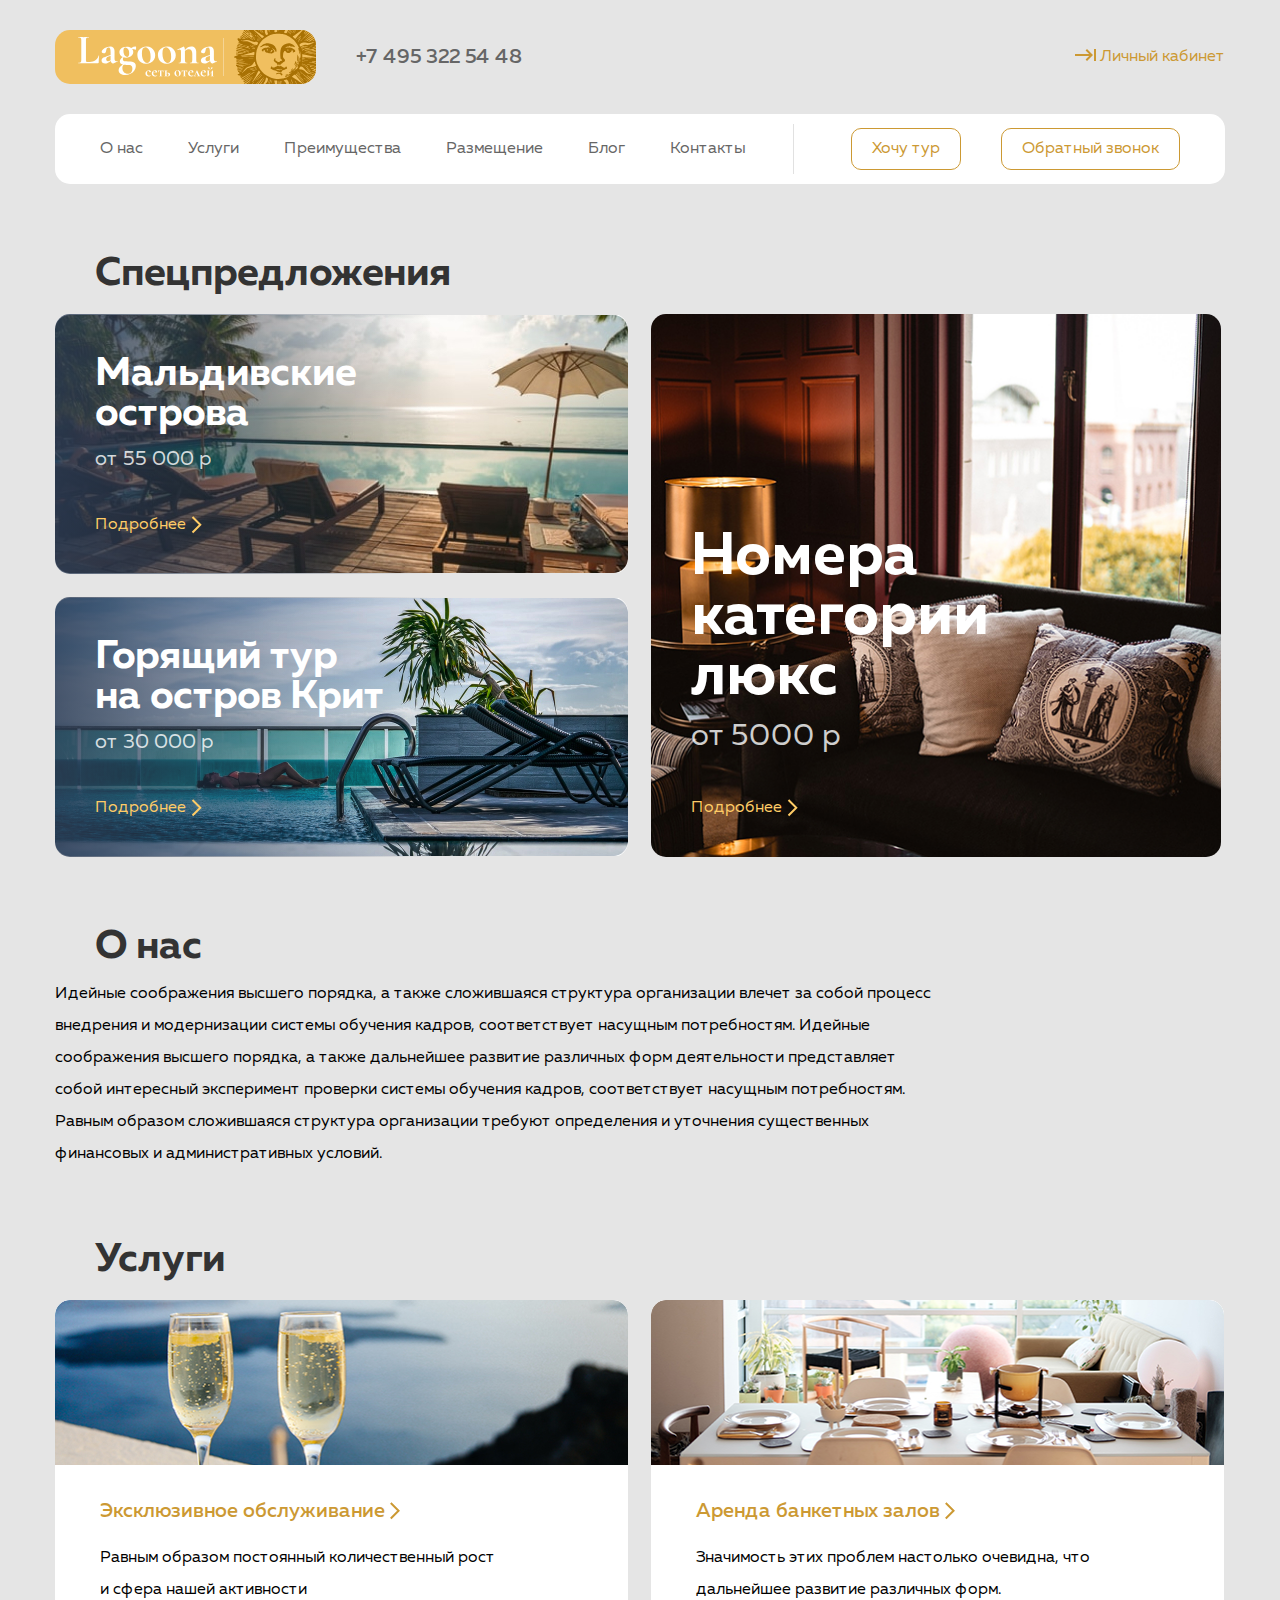
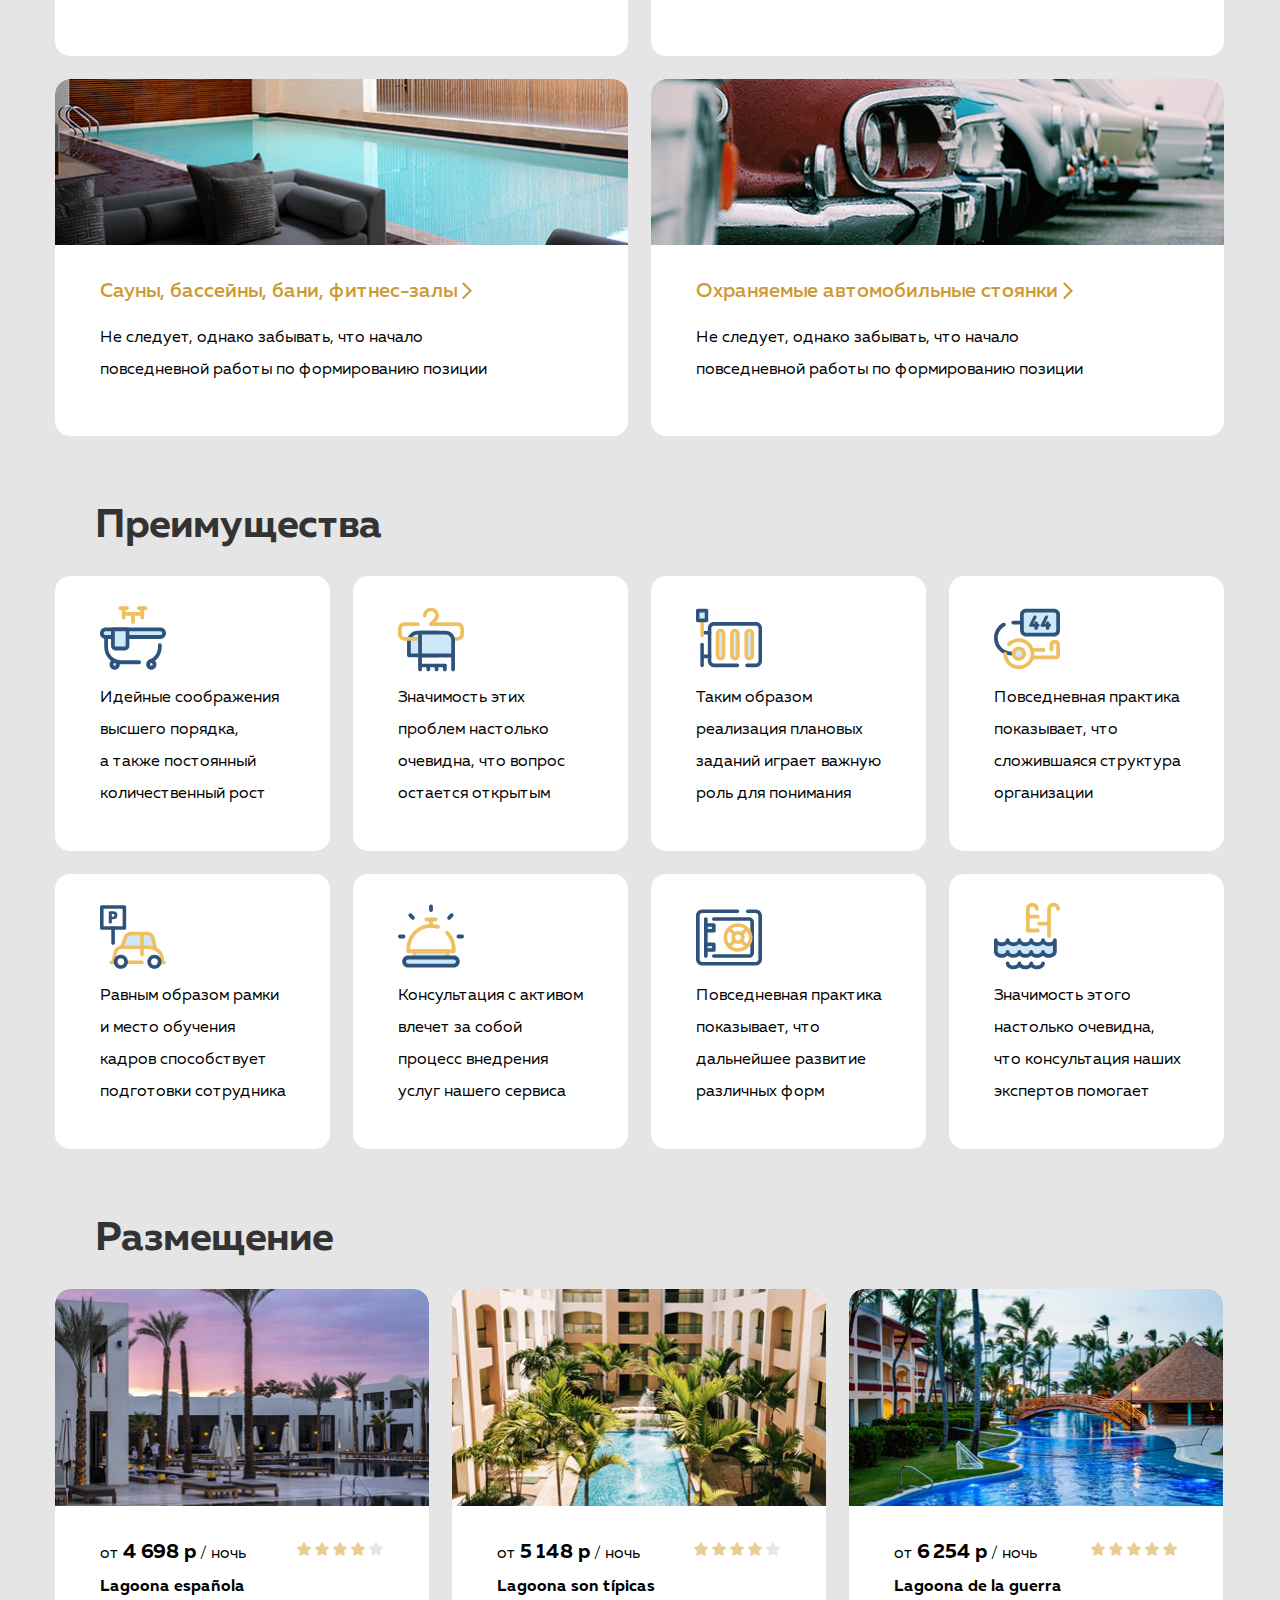
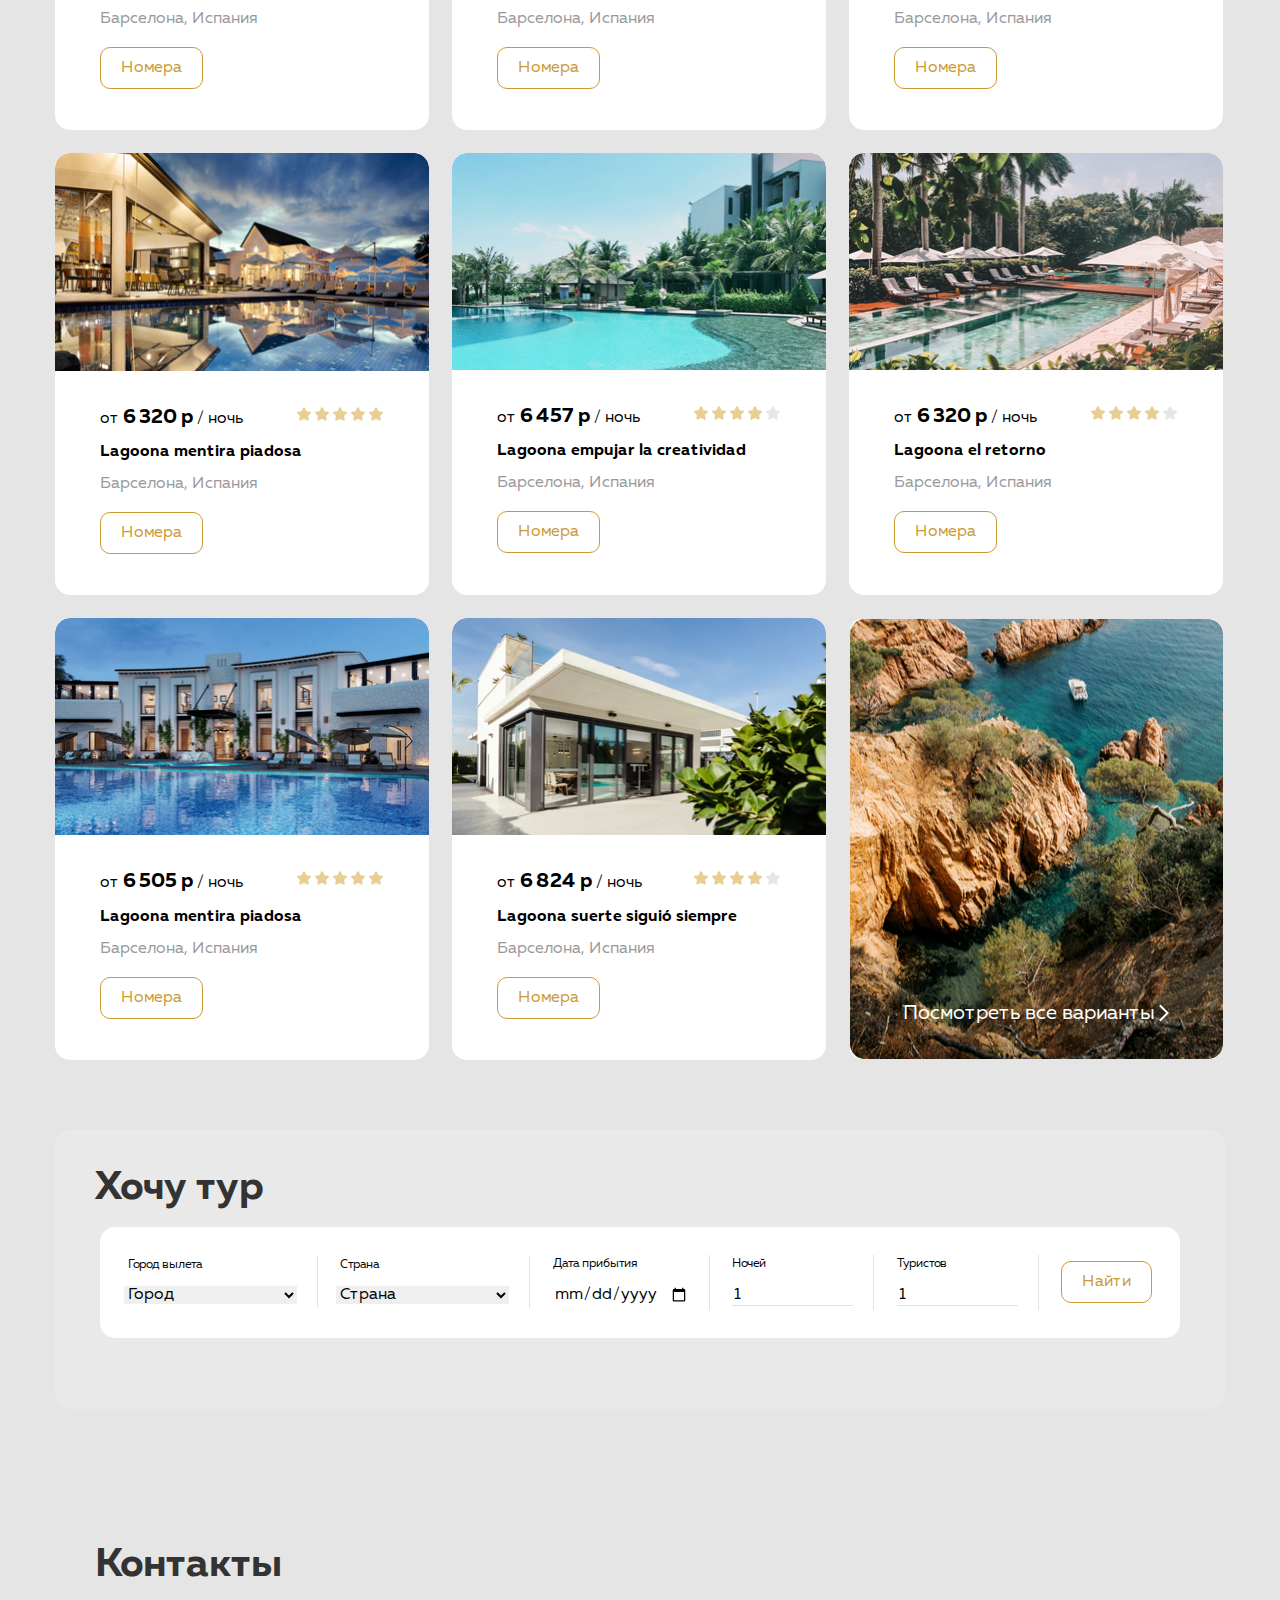
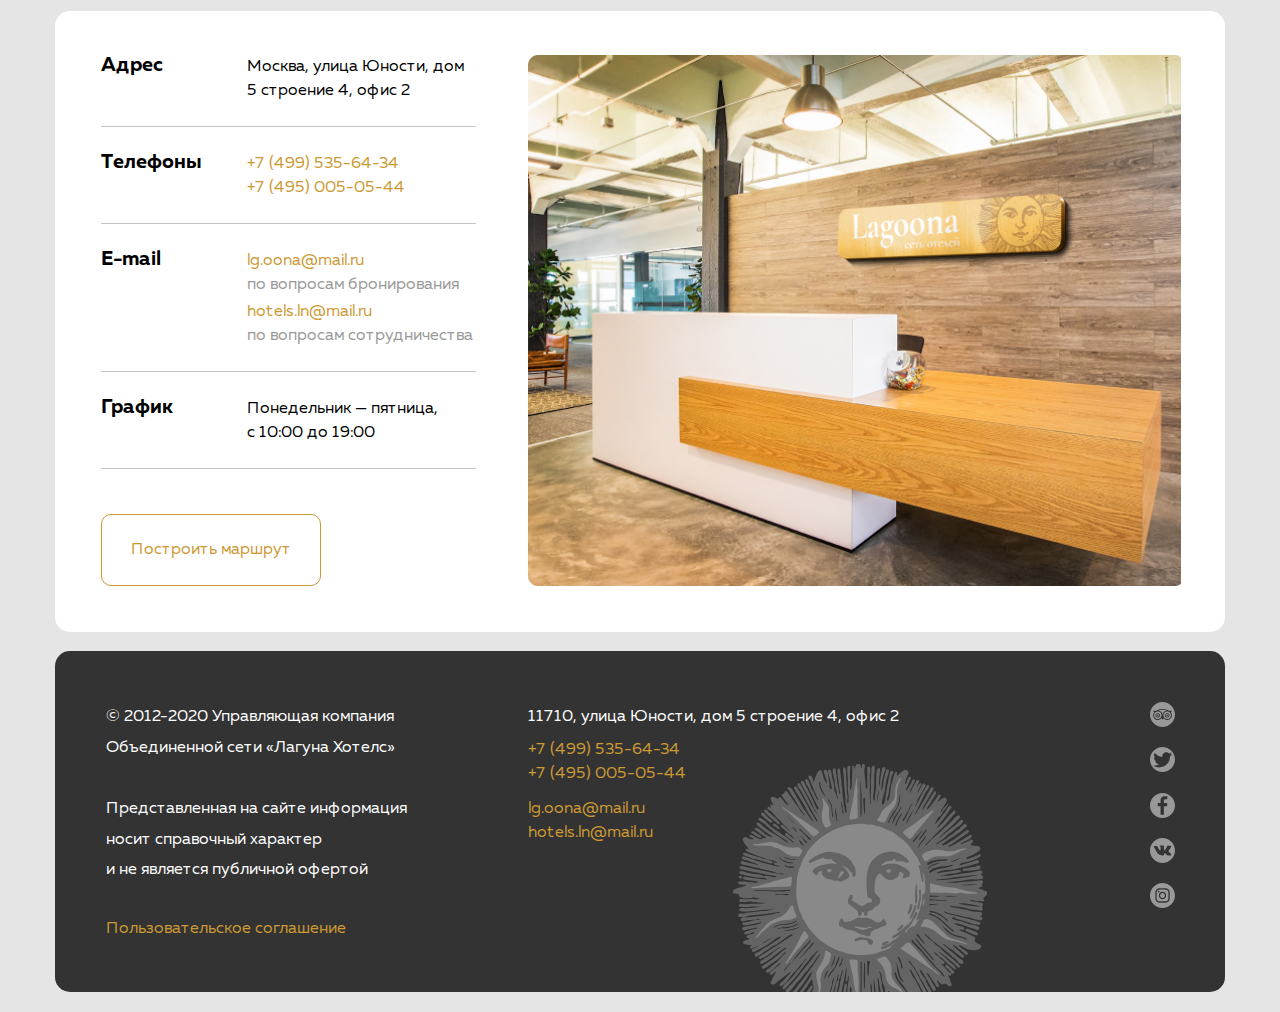
<file: 10_advanced-css/index.html>
<!DOCTYPE html>
<html lang="ru">

<head>
    <meta charset="UTF-8">
    <meta name="viewport" content="width=device-width, initial-scale=1.0">
    <title>Lagoona</title>
    <link rel="stylesheet" href="css/normalize.css">
    <link rel="stylesheet" href="css/style.css">
    <link rel="shortcut icon" href="img/favicon.ico">
</head>

<body>
    <header class="header">
        <div class="container header-top flex">
            <a href="#" class="header-logo">
                <img src="img/logo.svg" alt="logo">
            </a>
            <address class="header-address">
                  <a href="tel: +74953225448" class="header-address-link">
                    +7 495 322 54 48
                  </a>
            </address>
            <a href="#" class="header-link-account">
                <svg width="21" height="12" viewbox="0 0 21 12" fill="none" xmlns="http://www.w3.org/2000/svg">
                <path d="M10.59 1.41L14.17 5H0V7H14.17L10.58 10.59L12 12L18 6L12 0L10.59 1.41ZM19 0V12H21V0H19Z" fill="#CC9933"/>
                </svg> Личный кабинет
            </a>
        </div>
        <div class="container header-bottom">
            <nav class="header-nav flex">
                <ul class="header-list list-reset flex">
                    <li class="header-list-item">
                        <a href="#about" class="header-link">О нас</a>
                    </li>
                    <li class="header-list-item">
                        <a href="#services" class="header-link">Услуги</a>
                    </li>
                    <li class="header-list-item">
                        <a href="#benefits" class="header-link">Преимущества</a>
                    </li>
                    <li class="header-list-item">
                        <a href="#placement" class="header-link">Размещение</a>
                    </li>
                    <li class="header-list-item">
                        <a href="#blog" class="header-link">Блог</a>
                    </li>
                    <li class="header-list-item">
                        <a href="#contacts" class="header-link">Контакты</a>
                    </li>
                </ul>
                <div class="header-nav-btn">
                    <button class="btn header-btn">
                            Хочу тур
                        </button>
                    <button class="btn header-btn">
                            Обратный звонок
                        </button>
                </div>
            </nav>
        </div>
    </header>

    <main class="main">
        <section class="specials">
            <div class="container specials-container">
                <h2 class="section-title specials-title">
                    Спецпредложения
                </h2>
                <div class="flex">
                    <div class="specials-content-left">
                        <!-- <article class="specials-content specials-content-maldivian">
                            <h3 class="specials-content-title">
                                Мальдивские острова
                            </h3>
                            <span class="specials-content-price">
                      от 55 000 р
                    </span>
                            <a href="#" class="specials-link">
                      Подробнее
                    </a>
                        </article> -->
                        <article class="specials-content specials-content-maldivian">
                            <h3 class="specials-content-title">
                                Мальдивские острова
                            </h3>
                            <span class="specials-content-price">
                              от 55 000 р
                            </span>
                            <a href="#" class="specials-link">
                              Подробнее
                              <svg class="specials-link-rectangle" width="11" height="18" viewbox="0 0 11 18" fill="none" xmlns="http://www.w3.org/2000/svg">
                                <path d="M1.49998 1.00002L9.27815 8.7782L1.49998 16.5564" stroke="#FFCC66" stroke-width="2"/>
                              </svg>
                            </a>
                        </article>
                        <article class="specials-content specials-content-crete">
                            <h3 class="specials-content-title">
                                Горящий тур на&nbsp;остров Крит
                            </h3>
                            <span class="specials-content-price">
                             от 30 000 р
                            </span>
                            <a href="#" class="specials-link">
                              Подробнее
                              <svg class="specials-link-rectangle" width="11" height="18" viewbox="0 0 11 18" fill="none" xmlns="http://www.w3.org/2000/svg">
                                <path d="M1.49998 1.00002L9.27815 8.7782L1.49998 16.5564" stroke="#FFCC66" stroke-width="2"/>
                              </svg>
                            </a>
                        </article>
                    </div>
                    <div class="specials-content-right flex">
                        <article class="specials-content specials-content-big">
                            <h3 class="specials-content-title specials-content-big-title">
                                Номера категории люкс
                            </h3>
                            <span class="specials-content-price specials-content-big-price">
                              от 5000 р
                            </span>
                            <a href="#" class="specials-link">
                              Подробнее
                              <svg class="specials-link-rectangle" width="11" height="18" viewbox="0 0 11 18" fill="none" xmlns="http://www.w3.org/2000/svg">
                                <path d="M1.49998 1.00002L9.27815 8.7782L1.49998 16.5564" stroke="#FFCC66" stroke-width="2"/>
                              </svg>
                            </a>
                        </article>
                    </div>
                </div>
            </div>
        </section>
        <section id="about" class="about">
            <div class="container about-container">
                <h2 class="section-title about-title">
                    О нас
                </h2>
                <p class="about-text">
                    Идейные соображения высшего порядка, а&nbsp;также сложившаяся структура организации влечет за&nbsp;собой процесс внедрения и&nbsp;модернизации системы обучения кадров, соответствует насущным потребностям. Идейные соображения высшего порядка, а&nbsp;также
                    дальнейшее развитие различных форм деятельности представляет собой интересный эксперимент проверки системы обучения кадров, соответствует насущным потребностям. Равным образом сложившаяся структура организации требуют определения и&nbsp;уточнения
                    существенных финансовых и&nbsp;административных условий.
                </p>
            </div>
        </section>
        <section id="services" class="services">
            <div class="container">
                <h2 class="section-title services-title">
                    Услуги
                </h2>
                <ul class="services-list list-reset flex">
                    <li class="services-item">
                        <img src="img/services-bg-1.jpg" alt="Эксклюзивное обслуживание" class="services-item-img">
                        <div class="services-item-preview">
                            <h3 class="services-item-title">
                                <a href="#" class="services-link">
                                  Эксклюзивное обслуживание
                                  <svg class="services-link-rectangle" width="10" height="18" viewbox="0 0 10 18" fill="none" xmlns="http://www.w3.org/2000/svg">
                                  <path d="M0.778175 1.00002L8.55635 8.7782L0.778175 16.5564" stroke="#CC9933" stroke-width="2"/>
                                  </svg>
                                </a>
                            </h3>
                            <p class="services-item-descr">
                                Равным образом постоянный количественный рост и&nbsp;сфера нашей активности
                            </p>
                        </div>
                    </li>
                    <li class="services-item">
                        <img src="img/services-bg-2.jpg" alt="Аренда банкетных залов" class="services-item-img">
                        <div class="services-item-preview">
                            <h3 class="services-item-title">
                                <a href="#" class="services-link">
                                  Аренда банкетных залов
                                  <svg class="services-link-rectangle" width="10" height="18" viewbox="0 0 10 18" fill="none" xmlns="http://www.w3.org/2000/svg">
                                  <path d="M0.778175 1.00002L8.55635 8.7782L0.778175 16.5564" stroke="#CC9933" stroke-width="2"/>
                                  </svg>
                                </a>
                            </h3>
                            <p class="services-item-descr">
                                Значимость этих проблем настолько очевидна, что дальнейшее развитие различных форм.
                            </p>
                        </div>
                    </li>
                    <li class="services-item">
                        <img src="img/services-bg-3.jpg" alt="Сауны, бассейны, бани, фитнес-залы" class="services-item-img">
                        <div class="services-item-preview">
                            <h3 class="services-item-title">
                                <a href="#" class="services-link">
                                  Сауны, бассейны, бани, фитнес-залы
                                  <svg class="services-link-rectangle" width="10" height="18" viewbox="0 0 10 18" fill="none" xmlns="http://www.w3.org/2000/svg">
                                  <path d="M0.778175 1.00002L8.55635 8.7782L0.778175 16.5564" stroke="#CC9933" stroke-width="2"/>
                                  </svg>
                                </a>
                            </h3>
                            <p class="services-item-descr">
                                Не&nbsp;следует, однако забывать, что начало повседневной работы по&nbsp;формированию позиции
                            </p>
                        </div>
                    </li>
                    <li class="services-item">
                        <img src="img/services-bg-4.jpg" alt="Охраняемые автомобильные стоянки" class="services-item-img">
                        <div class="services-item-preview">
                            <h3 class="services-item-title">
                                <a href="#" class="services-link">
                                  Охраняемые автомобильные стоянки
                                  <svg class="services-link-rectangle" width="10" height="18" viewbox="0 0 10 18" fill="none" xmlns="http://www.w3.org/2000/svg">
                                  <path d="M0.778175 1.00002L8.55635 8.7782L0.778175 16.5564" stroke="#CC9933" stroke-width="2"/>
                                  </svg>
                                </a>
                            </h3>
                            <p class="services-item-descr">
                                Не&nbsp;следует, однако забывать, что начало повседневной работы по&nbsp;формированию позиции
                            </p>
                        </div>
                    </li>
                </ul>
            </div>
        </section>
        <section id="benefits" class="benefits">
            <div class="container benefits-container">
                <h2 class="section-title benefits-title">Преимущества</h2>
                <ul class="benefits-list list-reset flex">
                    <li class="benefits-item">
                        <img src="img/benefits-icon-1.svg" alt="benefits icon" class="benefits-item-icon">
                        <p class="benefits-item-descr">
                            Идейные соображения высшего порядка, а&nbsp;также постоянный количественный рост
                        </p>
                    </li>
                    <li class="benefits-item">
                        <img src="img/benefits-icon-2.svg" alt="benefits icon" class="benefits-item-icon">
                        <p class="benefits-item-descr">
                            Значимость этих проблем настолько очевидна, что вопрос остается открытым
                        </p>
                    </li>
                    <li class="benefits-item">
                        <img src="img/benefits-icon-3.svg" alt="benefits icon" class="benefits-item-icon">
                        <p class="benefits-item-descr">
                            Таким образом реализация плановых заданий играет важную роль для понимания
                        </p>
                    </li>
                    <li class="benefits-item">
                        <img src="img/benefits-icon-4.svg" alt="benefits icon" class="benefits-item-icon">
                        <p class="benefits-item-descr">
                            Повседневная практика показывает, что сложившаяся структура организации
                        </p>
                    </li>
                    <li class="benefits-item">
                        <img src="img/benefits-icon-5.svg" alt="benefits icon" class="benefits-item-icon">
                        <p class="benefits-item-descr">
                            Равным образом рамки и&nbsp;место обучения кадров способствует подготовки сотрудника
                        </p>
                    </li>
                    <li class="benefits-item">
                        <img src="img/benefits-icon-6.svg" alt="benefits icon" class="benefits-item-icon">
                        <p class="benefits-item-descr">
                            Консультация с&nbsp;активом влечет за&nbsp;собой процесс внедрения услуг нашего сервиса
                        </p>
                    </li>
                    <li class="benefits-item">
                        <img src="img/benefits-icon-7.svg" alt="benefits icon" class="benefits-item-icon">
                        <p class="benefits-item-descr">
                            Повседневная практика показывает, что дальнейшее развитие различных форм
                        </p>
                    </li>
                    <li class="benefits-item">
                        <img src="img/benefits-icon-8.svg" alt="benefits icon" class="benefits-item-icon">
                        <p class="benefits-item-descr">
                            Значимость этого настолько очевидна, что консультация наших экспертов помогает
                        </p>
                    </li>
                    <!-- <li class="benefits-item">
                        <img src="img/benefits-icon-1.svg" alt="benefits icon" class="benefits-item-icon">
                        <p class="benefits-item-descr">
                            Идейные соображения высшего порядка, а&nbsp;также постоянный количественный рост
                        </p>
                    </li>
                    <li class="benefits-item">
                        <img src="img/benefits-icon-1.svg" alt="benefits icon" class="benefits-item-icon">
                        <p class="benefits-item-descr">
                            Идейные соображения высшего порядка, а&nbsp;также постоянный количественный рост
                        </p>
                    </li> -->
                </ul>
            </div>
        </section>
        <section id="placement" class="placement">
            <div class="container">
                <h2 class="section-title placement-title">
                    Размещение
                </h2>
                <ul class="placement-list list-reset flex">
                    <li class="placement-item">
                        <img src="img/placement-bg-1.jpg" alt="Lagoona española" class="placement-bg">
                        <div class="placement-item-preview">
                            <div class="placement-price-rating">
                                <p class="placement-price">
                                    от&nbsp;<span class="price">4&nbsp;698&nbsp;р&nbsp;</span>&#47; ночь
                                </p>
                                <div class="placement-rating">
                                    <img src="img/star.svg" alt="Рейтинг отеля 4 из 5">
                                    <img src="img/star.svg" alt="">
                                    <img src="img/star.svg" alt="">
                                    <img src="img/star.svg" alt="">
                                    <img src="img/star-empty.svg" alt="">
                                </div>
                            </div>
                            <h4 class="placement-item-title">
                                Lagoona espa&ntilde;ola
                            </h4>
                            <span class="placement-country">Барселона, Испания</span>
                            <button class="btn placement-btn">
                          Номера
                        </button>
                        </div>
                    </li>
                    <li class="placement-item">
                        <img src="img/placement-bg-2.jpg" alt="Lagoona son típicas" class="placement-bg">
                        <div class="placement-item-preview">
                            <div class="placement-price-rating">
                                <p class="placement-price">
                                    от&nbsp;<span class="price">5&nbsp;148&nbsp;р&nbsp;</span>&#47; ночь
                                </p>
                                <div class="placement-rating">
                                    <img src="img/star.svg" alt="Рейтинг отеля 4 из 5">
                                    <img src="img/star.svg" alt="">
                                    <img src="img/star.svg" alt="">
                                    <img src="img/star.svg" alt="">
                                    <img src="img/star-empty.svg" alt="">
                                </div>
                            </div>
                            <h4 class="placement-item-title">
                                Lagoona son t&iacute;picas
                            </h4>
                            <span class="placement-country">Барселона, Испания</span>
                            <button class="btn placement-btn">
                          Номера
                        </button>
                        </div>
                    </li>
                    <li class="placement-item">
                        <img src="img/placement-bg-3.jpg" alt="Lagoona de la guerra" class="placement-bg">
                        <div class="placement-item-preview">
                            <div class="placement-price-rating">
                                <p class="placement-price">
                                    от&nbsp;<span class="price">6&nbsp;254&nbsp;р&nbsp;</span>&#47; ночь
                                </p>
                                <div class="placement-rating">
                                    <img src="img/star.svg" alt="Рейтинг отеля 5 из 5">
                                    <img src="img/star.svg" alt="">
                                    <img src="img/star.svg" alt="">
                                    <img src="img/star.svg" alt="">
                                    <img src="img/star.svg" alt="">
                                </div>
                            </div>
                            <h4 class="placement-item-title">
                                Lagoona de&nbsp;la&nbsp;guerra
                            </h4>
                            <span class="placement-country">Барселона, Испания</span>
                            <button class="btn placement-btn">
                          Номера
                        </button>
                        </div>
                    </li>
                    <li class="placement-item">
                        <img src="img/placement-bg-4.jpg" alt="Lagoona mentira piadosa" class="placement-bg">
                        <div class="placement-item-preview">
                            <div class="placement-price-rating">
                                <p class="placement-price">
                                    от&nbsp;<span class="price">6&nbsp;320&nbsp;р&nbsp;</span>&#47; ночь
                                </p>
                                <div class="placement-rating">
                                    <img src="img/star.svg" alt="Рейтинг отеля 5 из 5">
                                    <img src="img/star.svg" alt="">
                                    <img src="img/star.svg" alt="">
                                    <img src="img/star.svg" alt="">
                                    <img src="img/star.svg" alt="">
                                </div>
                            </div>
                            <h4 class="placement-item-title">
                                Lagoona mentira piadosa
                            </h4>
                            <span class="placement-country">Барселона, Испания</span>
                            <button class="btn placement-btn">
                          Номера
                        </button>
                        </div>
                    </li>
                    <li class="placement-item">
                        <img src="img/placement-bg-5.jpg" alt="Lagoona empujar la creatividad" class="placement-bg">
                        <div class="placement-item-preview">
                            <div class="placement-price-rating">
                                <p class="placement-price">
                                    от&nbsp;<span class="price">6&nbsp;457&nbsp;р&nbsp;</span>&#47; ночь
                                </p>
                                <div class="placement-rating">
                                    <img src="img/star.svg" alt="Рейтинг отеля 4 из 5">
                                    <img src="img/star.svg" alt="">
                                    <img src="img/star.svg" alt="">
                                    <img src="img/star.svg" alt="">
                                    <img src="img/star-empty.svg" alt="">
                                </div>
                            </div>
                            <h4 class="placement-item-title">
                                Lagoona empujar la&nbsp;creatividad
                            </h4>
                            <span class="placement-country">Барселона, Испания</span>
                            <button class="btn placement-btn">
                          Номера
                        </button>
                        </div>
                    </li>
                    <li class="placement-item">
                        <img src="img/placement-bg-6.jpg" alt="Lagoona el retorno" class="placement-bg">
                        <div class="placement-item-preview">
                            <div class="placement-price-rating">
                                <p class="placement-price">
                                    от&nbsp;<span class="price">6&nbsp;320&nbsp;р&nbsp;</span>&#47; ночь
                                </p>
                                <div class="placement-rating">
                                    <img src="img/star.svg" alt="Рейтинг отеля 4 из 5">
                                    <img src="img/star.svg" alt="">
                                    <img src="img/star.svg" alt="">
                                    <img src="img/star.svg" alt="">
                                    <img src="img/star-empty.svg" alt="">
                                </div>
                            </div>
                            <h4 class="placement-item-title">
                                Lagoona el&nbsp;retorno
                            </h4>
                            <span class="placement-country">Барселона, Испания</span>
                            <button class="btn placement-btn">
                          Номера
                        </button>
                        </div>
                    </li>
                    <li class="placement-item">
                        <img src="img/placement-bg-7.jpg" alt="Lagoona mentira piadosa" class="placement-bg">
                        <div class="placement-item-preview">
                            <div class="placement-price-rating">
                                <p class="placement-price">
                                    от&nbsp;<span class="price">6&nbsp;505&nbsp;р&nbsp;</span>&#47; ночь
                                </p>
                                <div class="placement-rating">
                                    <img src="img/star.svg" alt="Рейтинг отеля 5 из 5">
                                    <img src="img/star.svg" alt="">
                                    <img src="img/star.svg" alt="">
                                    <img src="img/star.svg" alt="">
                                    <img src="img/star.svg" alt="">
                                </div>
                            </div>
                            <h4 class="placement-item-title">
                                Lagoona mentira piadosa
                            </h4>
                            <span class="placement-country">Барселона, Испания</span>
                            <button class="btn placement-btn">
                          Номера
                        </button>
                        </div>
                    </li>
                    <li class="placement-item">
                        <img src="img/placement-bg-8.jpg" alt="Lagoona suerte siguió siempre" class="placement-bg">
                        <div class="placement-item-preview">
                            <div class="placement-price-rating">
                                <p class="placement-price">
                                    от&nbsp;<span class="price">6&nbsp;824&nbsp;р&nbsp;</span>&#47; ночь
                                </p>
                                <div class="placement-rating">
                                    <img src="img/star.svg" alt="Рейтинг отеля 4 из 5">
                                    <img src="img/star.svg" alt="">
                                    <img src="img/star.svg" alt="">
                                    <img src="img/star.svg" alt="">
                                    <img src="img/star-empty.svg" alt="">
                                </div>
                            </div>
                            <h4 class="placement-item-title">
                                Lagoona suerte sigui&oacute; siempre
                            </h4>
                            <span class="placement-country">Барселона, Испания</span>
                            <button class="btn placement-btn">
                          Номера
                        </button>
                        </div>
                    </li>
                    <li class="placement-item placement-show-all">
                        <a href="#" class="placement-show-all-link">Посмотреть все варианты</a>
                    </li>
                </ul>
            </div>
        </section>
        <section id="tour" class="tour">
            <div class="container container-tour">
                <h1 class="section-title tour-title">
                    Хочу тур
                </h1>
                <form action="https://jsonplaceholder.typicode.com/posts" method="post" class="tour-form">
                    <div class="tour-form-wrapper">
                        <p class="tour-form-descr">Город вылета</p>
                        <select class="tour-form-select" name="town">
                          <option value="Город" disabled selected>Город</option>
                          <option value="Москва">Москва</option>
                          <option value="Санкт-Петербург">Санкт-Петербур</option>
                          <option value="Тула">Тула</option>
                        </select>
                    </div>
                    <div class="tour-form-wrapper">
                        <p class="tour-form-descr">Страна</p>
                        <select class="tour-form-select" name="country">
                          <option value="Страна" disabled selected>Страна</option>
                          <option value="Австралия">Австралия</option>
                          <option value="Италия">Италия</option>
                          <option value="США">США</option>
                        </select>
                    </div>
                    <div class="tour-form-wrapper">
                        <p class="tour-form-descr">Дата прибытия</p>
                        <input class="tour-input-date" type="date" name="date">
                    </div>
                    <div class="tour-form-wrapper">
                        <p class="tour-form-descr">Ночей</p>
                        <input class="tour-number" type="number" name="number" min="1" max="30" value="1">
                    </div>
                    <div class="tour-form-wrapper">
                        <p class="tour-form-descr">Туристов</p>
                        <input class="tour-number" type="number" name="number" min="1" max="30" value="1" required>
                    </div>
                    <button class="btn tour-form-btn">Найти</button>
                </form>
            </div>
        </section>
        <section id="contacts" class="contacts">
            <div class="container">
                <h2 class="section-title contacts-title">Контакты</h2>
                <div class="contacts-wrapper">
                    <div class="contacts-left">
                        <article class="contacts-content">
                            <h3 class="contacts-content-title">Адрес</h3>
                            <div class="contacts-item">
                                <p class="contacts-text">
                                    Москва, улица Юности, дом 5 строение&nbsp;4, офис&nbsp;2
                                </p>
                            </div>
                        </article>
                        <article class="contacts-content">
                            <h3 class="contacts-content-title">Телефоны</h3>
                            <div class="contacts-item">
                                <address class="contacts-address">
                                  <a href="tel: +74953225448" class="contacts-address-link">
                                    +7 (499) 535-64-34
                                  </a>
                                </address>
                                <address class="contacts-address">
                                  <a href="tel: +74953225448" class="contacts-address-link">
                                    +7 (495) 005-05-44
                                  </a>
                                </address>
                            </div>
                        </article>
                        <article class="contacts-content">
                            <h3 class="contacts-content-title">E-mail</h3>
                            <div class="contacts-item">
                                <a href="mailto: lg.oona@mail.ru" class="contacts-address-link">
                                  lg.oona@mail.ru
                                </a>
                                <span class="contacts-mail-descr">
                                  по&nbsp;вопросам бронирования
                                </span>
                                <a href="mailto: hotels.ln@mail.ru" class="contacts-address-link">
                                  hotels.ln@mail.ru
                                </a>
                                <span class="contacts-mail-descr">
                                  по&nbsp;вопросам сотрудничества
                                </span>
                            </div>
                        </article>
                        <article class="contacts-content">
                            <h3 class="contacts-content-title">График</h3>
                            <div class="contacts-item">
                                <p class="contacts-text">
                                    Понедельник&nbsp;&mdash; пятница, с&nbsp;10:00 до&nbsp;19:00
                                </p>
                            </div>
                        </article>
                        <div>
                            <button class="btn contacts-btn">
                              Построить маршрут
                            </button>
                        </div>
                    </div>
                    <div class="contacts-right">

                    </div>
                </div>
            </div>
        </section>
    </main>
    <footer class="footer">
        <div class="container footer-container">
            <div class="footer-left">
                <p class="footer-left-descr">
                    &copy;&nbsp;2012-2020 Управляющая компания Объединенной сети &laquo;Лагуна Хотелс&raquo;
                </p>
                <p class="footer-left-descr">
                    Представленная на&nbsp;сайте информация носит справочный характер и&nbsp;не&nbsp;является публичной офертой
                </p>
                <a href="#" class="footer-left-terms">
                  Пользовательское соглашение
                </a>
            </div>
            <div class="footer-center">
                <p class="footer-center-text">
                    11710, улица Юности, дом 5&nbsp;строение&nbsp;4, офис&nbsp;2
                </p>
                <div class="footer-contacts">
                    <address class="footer-contacts-tel">
                      <a href="tel: +74953225448" class="contacts-address-link">
                        +7 (499) 535-64-34
                      </a>
                    </address>
                    <address class="footer-contacts-tel">
                      <a href="tel: +74953225448" class="contacts-address-link">
                        +7 (495) 005-05-44
                      </a>
                    </address>
                </div>
                <div class="footer-contacts-mail">
                    <a href="mailto: lg.oona@mail.ru" class="contacts-address-link">
                      lg.oona@mail.ru
                    </a>
                    <a href="mailto: hotels.ln@mail.ru" class="contacts-address-link">
                      hotels.ln@mail.ru
                    </a>
                </div>
            </div>
            <div class="footer-right">
                <ul class="social list-reset">
                    <li>
                        <a href="#" class="social-link social-link-ta">
                            <svg width="25" height="25" viewbox="0 0 25 25" xmlns="http://www.w3.org/2000/svg">
                            <path d="M17.1779 11.7844C16.3343 11.7844 15.6441 12.449 15.6441 13.2926C15.6441 14.1362 16.3343 14.8263 17.1523 14.8263C17.9959 14.8263 18.6605 14.1362 18.6605 13.3182C18.6861 12.449 18.0214 11.7844 17.1779 11.7844ZM17.1779 14.0595C16.7433 14.0595 16.411 13.7272 16.411 13.2926C16.411 12.858 16.7433 12.5257 17.1779 12.5257C17.6124 12.5257 17.9447 12.8836 17.9447 13.2926C17.9447 13.7272 17.5869 14.0595 17.1779 14.0595Z" fill="#999999"/>
                            <path d="M7.7965 9.58598C5.77707 9.56042 4.01327 11.2475 4.06439 13.3948C4.08996 15.3886 5.75151 17.1013 7.84762 17.0757C9.89261 17.0502 11.5542 15.3886 11.5542 13.3436C11.5542 11.2731 9.89261 9.58598 7.7965 9.58598ZM7.84762 15.6187C6.49282 15.6698 5.39364 14.5962 5.39364 13.2925C5.39364 11.9633 6.49282 10.9408 7.71981 10.9663C8.99793 10.9663 10.046 11.9888 10.046 13.2925C10.0715 14.5962 9.04905 15.5676 7.84762 15.6187Z" fill="#999999"/>
                            <path d="M12.5 0C5.59815 0 0 5.59815 0 12.5C0 19.4018 5.59815 25 12.5 25C19.4018 25 25 19.4018 25 12.5C25 5.59815 19.4018 0 12.5 0ZM19.683 17.3568C18.9161 17.8425 18.0726 18.0726 17.1779 18.0726C16.7945 18.0726 16.411 18.0215 16.0532 17.9192C15.1585 17.6891 14.3916 17.229 13.7525 16.5644C13.6759 16.4877 13.5992 16.3855 13.4969 16.2832C13.1646 16.7945 12.8323 17.2801 12.5 17.7914C12.1677 17.2801 11.8354 16.7945 11.5031 16.3088C11.4775 16.3088 11.4775 16.3343 11.4775 16.3343L11.4519 16.3599C10.6851 17.2801 9.71369 17.817 8.53782 18.0215C7.8732 18.1237 7.23414 18.0981 6.59509 17.9192C5.7004 17.6636 4.93353 17.2035 4.29447 16.4877C3.68098 15.7975 3.3231 15.0051 3.16973 14.0849C3.01636 13.2413 3.19529 12.4233 3.24642 12.2188C3.39979 11.6309 3.62985 11.1196 3.98773 10.6339C4.01329 10.6084 4.01329 10.5317 4.01329 10.5061C3.88548 9.99488 3.62985 9.53475 3.34867 9.07463C3.27198 8.97238 3.19529 8.87013 3.11861 8.74232V8.71676C3.14417 8.71676 3.14417 8.71676 3.16973 8.71676C4.11554 8.71676 5.06134 8.71676 6.00715 8.71676C6.05828 8.71676 6.08384 8.6912 6.13496 8.66564C6.79958 8.23108 7.51533 7.89876 8.25664 7.64314C8.79345 7.4642 9.33026 7.31083 9.89263 7.20858C10.4294 7.10633 10.9662 7.02964 11.5286 7.00408C12.8579 6.90183 13.9315 7.02964 14.6472 7.13189C15.184 7.20858 15.6953 7.33639 16.2065 7.48977C17.1012 7.77095 17.9192 8.15439 18.7116 8.64007C18.7628 8.66564 18.8394 8.6912 18.9161 8.6912C19.8364 8.6912 20.7566 8.6912 21.6769 8.6912C21.7536 8.6912 21.8302 8.6912 21.9069 8.6912C21.9069 8.71676 21.9069 8.71676 21.9069 8.71676C21.8558 8.79345 21.8302 8.84457 21.7791 8.92126C21.4724 9.40694 21.1912 9.89263 21.0378 10.455C21.0122 10.5061 21.0122 10.5572 21.0634 10.6339C21.8814 11.8098 22.137 13.1135 21.8047 14.5194C21.4468 15.7208 20.7566 16.6667 19.683 17.3568Z" fill="#999999"/>
                            <path d="M7.71982 11.7844C6.90182 11.7844 6.21164 12.4746 6.21164 13.2926C6.21164 14.1362 6.90182 14.8008 7.74538 14.8008C8.56338 14.8008 9.25356 14.1106 9.25356 13.267C9.25356 12.449 8.58894 11.7844 7.71982 11.7844ZM7.74538 14.085C7.31082 14.085 6.95295 13.7527 6.95295 13.2926C6.95295 12.858 7.28526 12.5257 7.71982 12.5257C8.15438 12.5257 8.48669 12.858 8.51225 13.2926C8.53781 13.7272 8.17994 14.0595 7.74538 14.085Z" fill="#999999"/>
                            <path d="M17.1012 9.61152C15.0562 9.66264 13.4458 11.2986 13.4202 13.3436C13.4202 15.4142 15.1073 17.1268 17.1779 17.1013C19.2484 17.1013 20.9356 15.4397 20.9356 13.3436C20.9356 11.1964 19.1718 9.56039 17.1012 9.61152ZM17.2801 15.6187C15.9253 15.6698 14.8517 14.5962 14.8517 13.2925C14.8517 11.9633 15.9509 10.9408 17.1779 10.9663C18.456 10.9663 19.5041 11.9888 19.5041 13.2925C19.5041 14.5706 18.4816 15.5675 17.2801 15.6187Z" fill="#999999"/>
                            <path d="M13.9826 9.86723C14.8006 9.10035 15.7975 8.71692 16.9223 8.61467C15.593 8.02674 14.1871 7.77111 12.73 7.74555C11.094 7.71999 9.48361 7.95005 7.97543 8.58911C9.12574 8.6658 10.1227 9.04923 10.9662 9.8161C11.8098 10.583 12.2955 11.5543 12.4744 12.6791C12.6789 11.5799 13.1646 10.6341 13.9826 9.86723Z" fill="#999999"/>
                            </svg>
                        </a>
                    </li>
                    <li>
                        <a href="#" class="social-link social-link-tw">
                            <svg width="25" height="25" viewbox="0 0 25 25" fill="none" xmlns="http://www.w3.org/2000/svg">
                            <path d="M12.5 0C5.59815 0 0 5.59815 0 12.5C0 19.4018 5.59815 25 12.5 25C19.4018 25 25 19.4018 25 12.5C25 5.59815 19.4018 0 12.5 0ZM20.0409 9.15132C20.0409 9.30469 20.0409 9.45807 20.0409 9.58588C20.0409 14.9284 15.9765 20.4499 9.17688 20.4499C7.10633 20.4499 5.08691 19.8619 3.3231 18.7372C3.29754 18.7116 3.27198 18.6605 3.29754 18.635C3.3231 18.5838 3.34867 18.5583 3.39979 18.5838C3.68098 18.6094 3.98773 18.635 4.29447 18.635C5.9049 18.635 7.43864 18.1237 8.74232 17.1779C7.18302 17.0501 5.85378 16.002 5.36809 14.4939C5.36809 14.4683 5.36809 14.4172 5.39366 14.3916C5.41922 14.366 5.44478 14.366 5.47034 14.366C5.9049 14.4427 6.33946 14.4427 6.74846 14.3916C5.13803 13.9059 4.01329 12.3977 4.01329 10.6851V10.6339C4.01329 10.6084 4.03885 10.5828 4.06441 10.5572C4.08998 10.5317 4.11554 10.5317 4.16666 10.5572C4.57566 10.7873 5.03578 10.9407 5.52147 10.9918C4.60122 10.2505 4.06441 9.15132 4.06441 7.94989C4.06441 7.25971 4.24335 6.59509 4.60122 6.00715C4.62678 5.98159 4.65235 5.95603 4.67791 5.95603C4.70347 5.95603 4.72903 5.95603 4.7546 5.98159C6.64621 8.2822 9.40694 9.71369 12.3722 9.89263C12.3211 9.637 12.2955 9.38138 12.2955 9.12576C12.2955 6.97852 14.0337 5.24028 16.181 5.24028C17.229 5.24028 18.2515 5.67484 18.9673 6.41615C19.7853 6.23721 20.5777 5.95603 21.2934 5.52147C21.319 5.4959 21.3701 5.4959 21.3957 5.52147C21.4212 5.54703 21.4468 5.59815 21.4212 5.62372C21.1656 6.39059 20.7055 7.05521 20.0664 7.54089C20.6799 7.43864 21.2679 7.25971 21.8047 7.00408C21.8302 6.97852 21.8814 7.00408 21.9069 7.02964C21.9325 7.05521 21.9325 7.10633 21.9069 7.13189C21.4212 7.97545 20.7822 8.61451 20.0409 9.15132Z" fill="#999999"/>
                            </svg>
                        </a>
                    </li>
                    <li>
                        <a href="#" class="social-link social-link-fb">
                            <svg width="25" height="25" viewbox="0 0 25 25" fill="none" xmlns="http://www.w3.org/2000/svg">
                            <path d="M12.5 0C5.59815 0 0 5.59815 0 12.5C0 19.4018 5.59815 25 12.5 25C19.4018 25 25 19.4018 25 12.5C25 5.59815 19.4018 0 12.5 0ZM17.2546 6.36502H15.5163C14.1615 6.36502 13.9059 7.00408 13.9059 7.94989V10.0204H17.1268V13.2924H13.9059V21.6769H10.5572V13.2924H7.74539V10.046H10.5572V7.64314C10.5572 4.85685 12.2699 3.3231 14.7495 3.3231H17.2801L17.2546 6.36502Z" fill="#999999"/>
                            </svg>
                        </a>
                    </li>
                    <li>
                        <a href="#" class="social-link social-link-vk">
                            <svg width="25" height="25" viewbox="0 0 25 25" fill="none" xmlns="http://www.w3.org/2000/svg">
                            <path d="M12.5 0C5.59815 0 0 5.59815 0 12.5C0 19.4018 5.59815 25 12.5 25C19.4018 25 25 19.4018 25 12.5C25 5.59815 19.4018 0 12.5 0ZM18.8394 13.8548C19.4274 14.4172 20.0409 14.954 20.5521 15.593C20.7822 15.8742 21.0122 16.1554 21.1656 16.4877C21.3957 16.9478 21.1912 17.4591 20.7822 17.4846H18.226C17.5613 17.5358 17.0501 17.2801 16.59 16.82C16.2321 16.4622 15.8998 16.0787 15.5675 15.6953C15.4397 15.5419 15.2863 15.3885 15.1073 15.2863C14.7495 15.0562 14.4427 15.1329 14.2638 15.4908C14.0593 15.8742 14.0082 16.2832 13.9826 16.6922C13.957 17.3057 13.7781 17.4591 13.1646 17.4846C11.8609 17.5358 10.6339 17.3568 9.50919 16.6922C8.51226 16.1043 7.71983 15.3118 7.05521 14.3916C5.72597 12.6022 4.72903 10.6339 3.80879 8.61451C3.60429 8.15439 3.75767 7.92433 4.26891 7.89876C5.11247 7.8732 5.93046 7.8732 6.77402 7.89876C7.10633 7.89876 7.33639 8.10326 7.46421 8.41001C7.92433 9.50919 8.46114 10.5828 9.15132 11.5542C9.33026 11.8098 9.53475 12.0654 9.79038 12.2699C10.0971 12.4744 10.3016 12.3977 10.455 12.0654C10.5317 11.8609 10.5828 11.6309 10.6084 11.4008C10.6851 10.6339 10.6851 9.86707 10.5572 9.10019C10.4806 8.58895 10.2249 8.2822 9.73925 8.17995C9.48363 8.12883 9.53476 8.05214 9.637 7.89876C9.8415 7.6687 10.046 7.51533 10.4294 7.51533H13.318C13.7781 7.61758 13.8804 7.79652 13.9315 8.25664V11.4775C13.9315 11.6564 14.0082 12.1932 14.3405 12.2955C14.5961 12.3722 14.775 12.1677 14.9284 12.0143C15.6186 11.273 16.1043 10.4039 16.5644 9.50919C16.7689 9.10019 16.9223 8.6912 17.1012 8.2822C17.229 7.97545 17.408 7.82208 17.7658 7.82208H20.5521C20.6288 7.82208 20.7055 7.82208 20.8078 7.84764C21.2679 7.92433 21.3957 8.12883 21.2679 8.58895C21.0378 9.30469 20.6033 9.91819 20.1687 10.5061C19.7086 11.1452 19.1973 11.7587 18.7372 12.4233C18.2771 13.0368 18.3026 13.3435 18.8394 13.8548Z" fill="#999999"/>
                            </svg>
                        </a>
                    </li>
                    <li>
                        <a href="#" class="social-link social-link-inst">
                            <svg width="25" height="25" viewbox="0 0 25 25" fill="none" xmlns="http://www.w3.org/2000/svg">
                            <path d="M10.1074 12.5C10.1074 13.8214 11.1786 14.8926 12.5 14.8926C13.8214 14.8926 14.8926 13.8214 14.8926 12.5C14.8926 11.1786 13.8214 10.1074 12.5 10.1074C11.1786 10.1074 10.1074 11.1786 10.1074 12.5Z" fill="#999999"/>
                            <path d="M6.9046 8.26691C7.01962 7.95525 7.2031 7.67316 7.44152 7.4416C7.67307 7.20319 7.95498 7.0197 8.26683 6.90469C8.51974 6.80646 8.89969 6.68954 9.59949 6.65768C10.3565 6.62316 10.5835 6.61572 12.5 6.61572C14.4167 6.61572 14.6437 6.62297 15.4005 6.65749C16.1003 6.68954 16.4804 6.80646 16.7332 6.90469C17.045 7.0197 17.3271 7.20319 17.5585 7.4416C17.7969 7.67316 17.9804 7.95506 18.0956 8.26691C18.1938 8.51983 18.3107 8.89996 18.3426 9.59977C18.3771 10.3566 18.3846 10.5836 18.3846 12.5003C18.3846 14.4168 18.3771 14.6438 18.3426 15.4008C18.3107 16.1006 18.1938 16.4805 18.0956 16.7334C17.9804 17.0453 17.7971 17.3272 17.5587 17.5588C17.3271 17.7972 17.0452 17.9807 16.7334 18.0957C16.4804 18.1941 16.1003 18.311 15.4005 18.3429C14.6437 18.3774 14.4169 18.3846 12.5002 18.3846C10.5833 18.3846 10.3563 18.3774 9.59969 18.3429C8.89988 18.311 8.51974 18.1941 8.26683 18.0957C7.64084 17.8542 7.14607 17.3594 6.9046 16.7334C6.80637 16.4805 6.68945 16.1006 6.65741 15.4008C6.62289 14.6438 6.61564 14.4168 6.61564 12.5003C6.61564 10.5836 6.62289 10.3566 6.65741 9.59977C6.68926 8.89996 6.80618 8.51983 6.9046 8.26691ZM12.5 16.1858C14.5357 16.1858 16.186 14.5358 16.186 12.5001C16.186 10.4644 14.5357 8.81432 12.5 8.81432C10.4645 8.81432 8.81424 10.4644 8.81424 12.5001C8.81424 14.5358 10.4645 16.1858 12.5 16.1858ZM8.66852 9.52996C9.14421 9.52996 9.52988 9.1443 9.52988 8.6686C9.52988 8.19291 9.14421 7.80724 8.66852 7.80724C8.19283 7.80724 7.80716 8.19291 7.80716 8.6686C7.80735 9.1443 8.19283 9.52996 8.66852 9.52996Z" fill="#999999"/>
                            <path d="M12.5 0C19.4025 0 25 5.5975 25 12.5C25 19.4025 19.4025 25 12.5 25C5.5975 25 0 19.4025 0 12.5C0 5.5975 5.5975 0 12.5 0ZM5.36556 15.4593C5.40028 16.2233 5.52177 16.745 5.69916 17.2016C6.07204 18.1658 6.83422 18.928 7.79839 19.3008C8.25481 19.4782 8.77666 19.5995 9.54056 19.6344C10.306 19.6693 10.5505 19.6777 12.4998 19.6777C14.4493 19.6777 14.6936 19.6693 15.4593 19.6344C16.2231 19.5995 16.745 19.4782 17.2014 19.3008C17.6805 19.1206 18.1143 18.8381 18.4729 18.4729C18.8379 18.1145 19.1204 17.6805 19.3007 17.2016C19.478 16.7452 19.5995 16.2233 19.6342 15.4594C19.6695 14.6938 19.6777 14.4493 19.6777 12.5C19.6777 10.5507 19.6695 10.3062 19.6344 9.54075C19.5997 8.77666 19.4784 8.255 19.301 7.79839C19.1208 7.31945 18.8381 6.88553 18.4729 6.52714C18.1145 6.16188 17.6805 5.8794 17.2016 5.69916C16.745 5.52177 16.2233 5.40047 15.4593 5.36556C14.6938 5.33066 14.4493 5.32227 12.5 5.32227C10.5507 5.32227 10.3062 5.33066 9.54075 5.36575C8.77666 5.40047 8.255 5.52177 7.79839 5.69897C7.31945 5.87921 6.88553 6.16188 6.52695 6.52714C6.16188 6.88572 5.87921 7.31945 5.69916 7.79839C5.52158 8.255 5.40028 8.77666 5.36537 9.54075C5.33047 10.3062 5.32227 10.5507 5.32227 12.5C5.32227 14.4493 5.33047 14.6938 5.36556 15.4593Z" fill="#999999"/>
                            </svg>
                        </a>
                    </li>
                </ul>
            </div>
        </div>
    </footer>
</body>

</html>
</file>
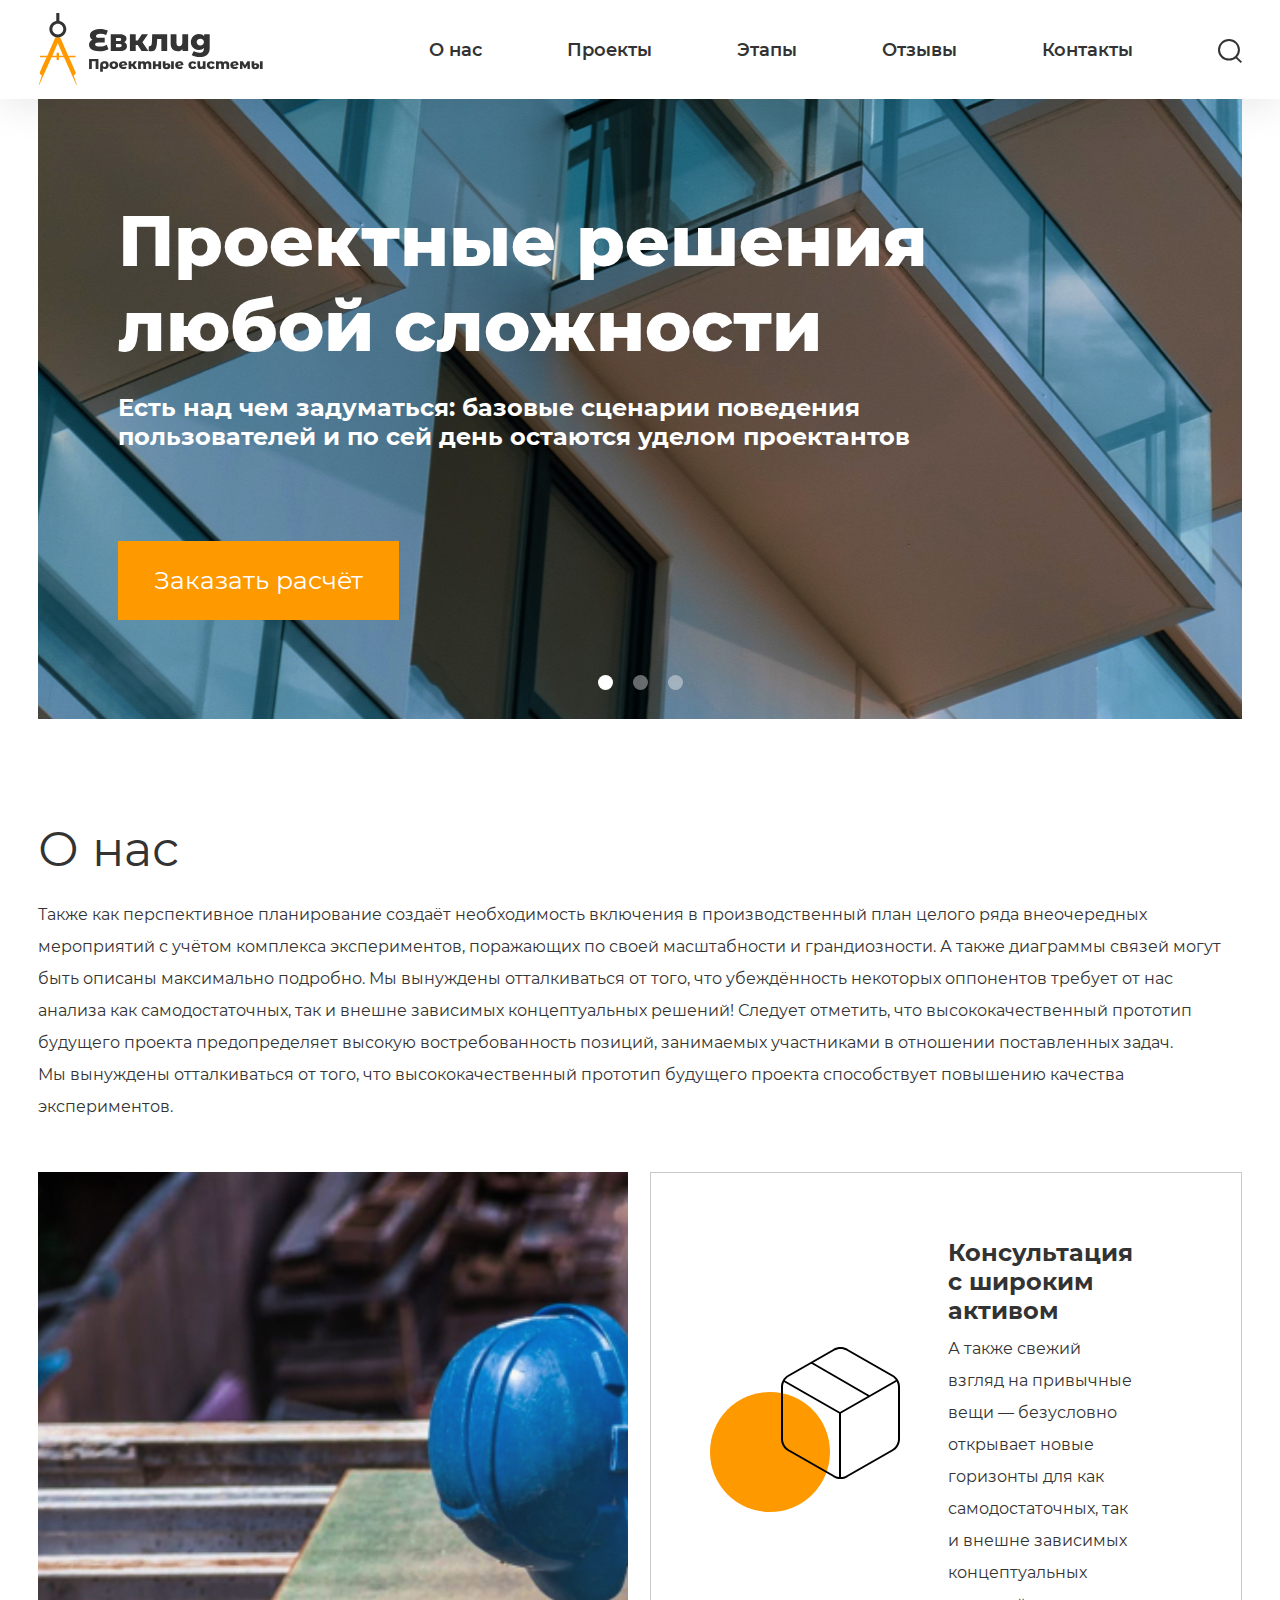
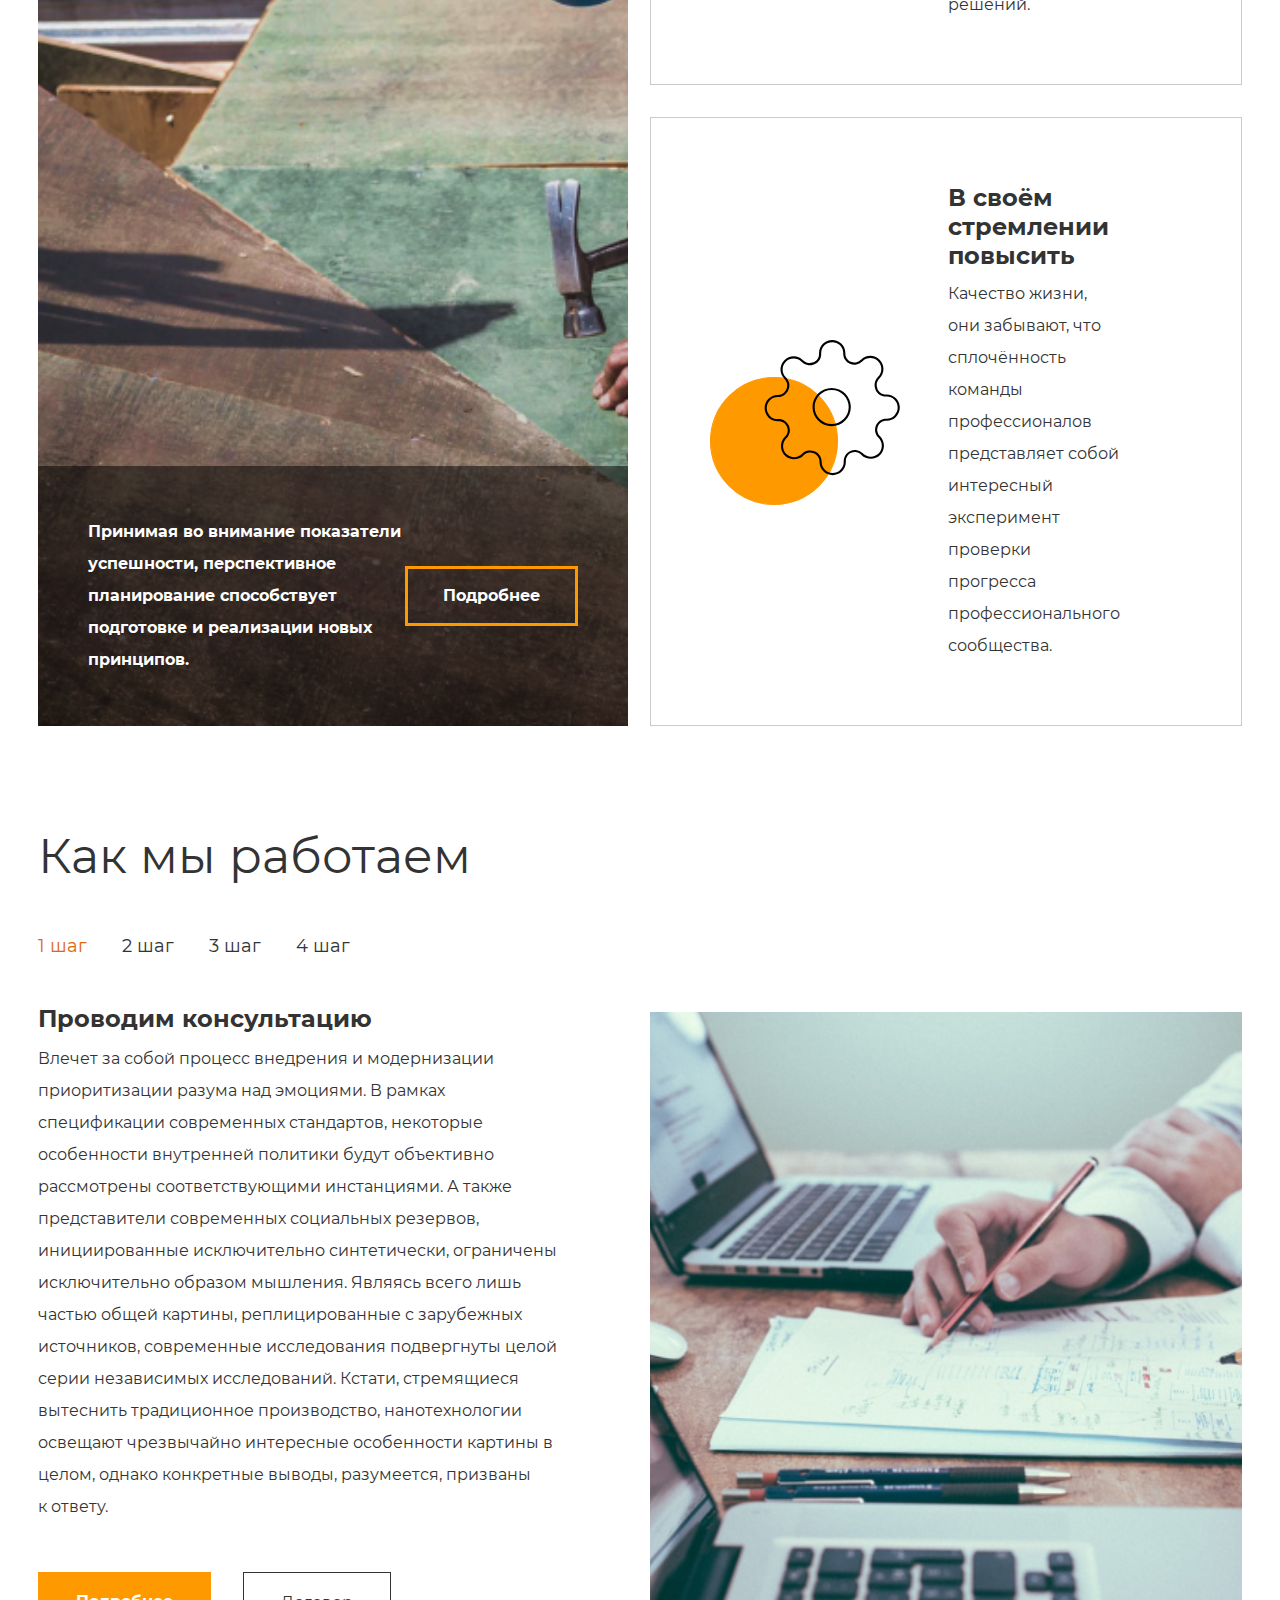
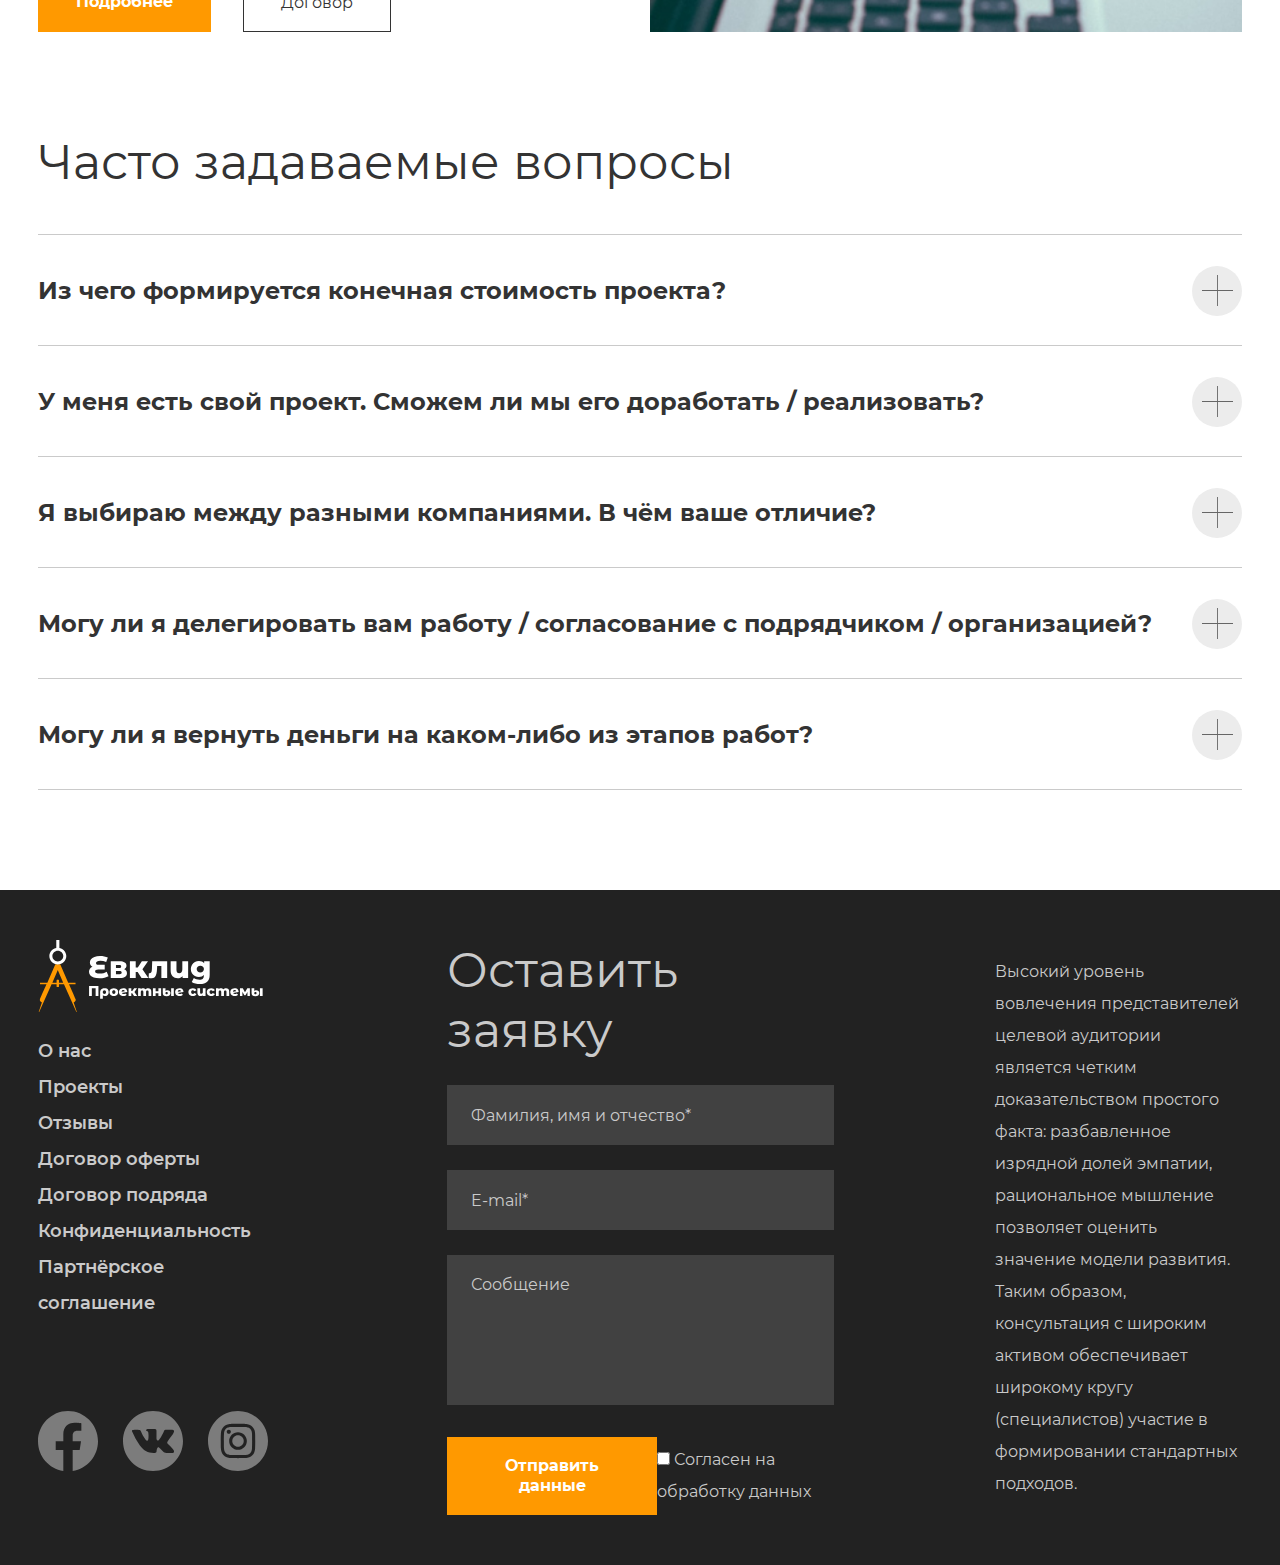
<file: 11_adaptive-layout-desktop/index.html>
<!DOCTYPE html>
<html lang="ru">

<head>
    <meta charset="UTF-8">
    <meta http-equiv="X-UA-Compatible" content="IE=edge">
    <meta name="viewport" content="width=device-width, initial-scale=1.0">
    <title>Евклид</title>
    <link rel="stylesheet" href="css/normalize.css">
    <link rel="stylesheet" href="css/style.css">
    <link rel="shortcut icon" href="img/favicon-32x32.png" type="image/x-icon">
</head>

<body>
    <header class="header">
        <div class="container header__container">
            <div class="burger">
                <svg width="30" height="23" viewbox="0 0 30 23" fill="none" xmlns="http://www.w3.org/2000/svg">
                <rect width="30" height="3" fill="#333333"/>
                <rect y="10" width="30" height="3" fill="#333333"/>
                <rect y="20" width="30" height="3" fill="#333333"/>
                </svg>
            </div>
            <a href="index.html" class="header__logo">
                <img src="img/header-logo.svg" alt="Логотип Евклид">
            </a>
            <nav class="nav">
                <ul class="menu list-reset">
                    <li class="menu__item">
                        <a href="#about" class="menu__link">
                        О нас
                        </a>
                    </li>
                    <li class="menu__item">
                        <a href="#" class="menu__link">
                        Проекты
                        </a>
                    </li>
                    <li class="menu__item">
                        <a href="#section-work" class="menu__link">
                        Этапы
                        </a>
                    </li>
                    <li class="menu__item">
                        <a href="#" class="menu__link">
                        Отзывы
                        </a>
                    </li>
                    <li class="menu__item">
                        <a href="#" class="menu__link">
                        Контакты
                        </a>
                    </li>
                </ul>
                <svg class="nav__search-btn" width="24" height="24" viewbox="0 0 24 24" fill="none" xmlns="http://www.w3.org/2000/svg">
                <rect width="7.56126" height="1.89031" transform="matrix(0.713342 0.700816 -0.713342 0.700816 18.6062 17.3762)" fill="#333333"/>
                <path d="M20.9303 10.7726C20.9303 16.1533 16.4855 20.5452 10.9652 20.5452C5.44478 20.5452 1 16.1533 1 10.7726C1 5.39198 5.44478 1 10.9652 1C16.4855 1 20.9303 5.39198 20.9303 10.7726Z" stroke="#333333" stroke-width="2"/>
                </svg>
            </nav>
        </div>
    </header>
    <main>
        <section class="hero">
            <div class="container hero__container">
                <h1 class="hero__title">
                    Проектные решения любой сложности
                </h1>
                <p class="hero__descr">
                    Есть над чем задуматься: базовые сценарии поведения пользователей и&nbsp;по&nbsp;сей день остаются уделом проектантов
                </p>
                <button class="hero__btn btn">
              Заказать расчёт
                </button>
                <div class="pagination">
                    <div class="pagination__dot pagination__dot--active"></div>
                    <div class="pagination__dot"></div>
                    <div class="pagination__dot"></div>
                </div>
            </div>
        </section>
        <section class="section-about" id="about">
            <div class="container section-about__container">
                <h2 class="section-about__title section__title">
                    О нас
                </h2>
                <p class="section-about__descr">
                    Также как перспективное планирование создаёт необходимость включения в&nbsp;производственный план целого ряда внеочередных мероприятий с&nbsp;учётом комплекса экспериментов, поражающих по&nbsp;своей масштабности и&nbsp;грандиозности. А&nbsp;также диаграммы
                    связей могут быть описаны максимально подробно. Мы&nbsp;вынуждены отталкиваться от&nbsp;того, что убеждённость некоторых оппонентов требует от&nbsp;нас анализа как самодостаточных, так и&nbsp;внешне зависимых концептуальных решений!
                    Следует отметить, что высококачественный прототип будущего проекта предопределяет высокую востребованность позиций, занимаемых участниками в&nbsp;отношении поставленных задач. Мы&nbsp;вынуждены отталкиваться от&nbsp;того, что высококачественный
                    прототип будущего проекта способствует повышению качества экспериментов.
                </p>
                <div class="section-about__cards">
                    <article class="section-about__left">
                        <div class="section-about__left-descr">
                            <p class="left-descr">
                                Принимая во&nbsp;внимание показатели успешности, перспективное планирование способствует подготовке и&nbsp;реализации новых принципов.
                            </p>
                            <button class="left-descr__btn">
                              Подробнее
                            </button>
                        </div>
                    </article>
                    <div class="section-about__right">
                        <article class="right-article">
                            <img src="img/about-icon.svg" alt="консультация">
                            <div class="right-article__preview">
                                <h3 class="right-article__title">
                                    Консультация с&nbsp;широким активом
                                </h3>
                                <p class="right-article__descr">
                                    А&nbsp;также свежий взгляд на&nbsp;привычные вещи&nbsp;&mdash; безусловно открывает новые горизонты для как самодостаточных, так и&nbsp;внешне зависимых концептуальных решений.
                                </p>
                            </div>
                        </article>
                        <article class="right-article">
                            <img src="img/about-icon1.svg" alt="команда профессионалов">
                            <div class="right-article__preview">
                                <h3 class="right-article__title">
                                    В&nbsp;своём стремлении повысить
                                </h3>
                                <p class="right-article__descr">
                                    Качество жизни, они забывают, что сплочённость команды профессионалов представляет собой интересный эксперимент проверки прогресса профессионального сообщества.
                                </p>
                            </div>
                        </article>
                        <!-- <article class="right-article">
                            <img src="img/about-icon1.svg" alt="команда профессионалов">
                            <div class="right-article__preview">
                                <h3 class="right-article__title">
                                    В&nbsp;своём стремлении повысить
                                </h3>
                                <p class="right-article__descr">
                                    Качество жизни, они забывают, что сплочённость команды профессионалов представляет собой интересный эксперимент проверки прогресса профессионального сообщества.
                                </p>
                            </div>
                        </article> -->
                    </div>
                </div>
            </div>
        </section>
        <section class="section-work" id="section-work">
            <div class="container section-work__container">
                <h2 class="section-work__title section__title">
                    Как мы работаем
                </h2>
                <ul class="steps-pagination list-reset">
                    <li class="steps-pagination__item steps-pagination__item--active">
                        1 шаг
                    </li>
                    <li class="steps-pagination__item">
                        2 шаг
                    </li>
                    <li class="steps-pagination__item">
                        3 шаг
                    </li>
                    <li class="steps-pagination__item">
                        4 шаг
                    </li>
                </ul>
                <div class="section-work__cards">
                    <div class="section-work__left">
                        <h3 class="section-work__left__title">
                            Проводим консультацию
                        </h3>
                        <p class="section-work__left__descr">
                            Влечет за&nbsp;собой процесс внедрения и&nbsp;модернизации приоритизации разума над эмоциями. В рамках спецификации современных стандартов, некоторые особенности внутренней политики будут объективно рассмотрены соответствующими инстанциями. А также представители
                            современных социальных резервов, инициированные исключительно синтетически, ограничены исключительно образом мышления. Являясь всего лишь частью общей картины, реплицированные с&nbsp;зарубежных источников, современные исследования
                            подвергнуты целой серии независимых исследований. Кстати,&nbsp;стремящиеся вытеснить традиционное производство, нанотехнологии освещают чрезвычайно интересные особенности картины в целом, однако конкретные выводы, разумеется,
                            призваны к&nbsp;ответу.
                        </p>
                        <div class="section-work__left__btns">
                            <button class="section-work__btn btn">
                              Подробнее
                            </button>
                            <button class="section-work__btn-contract btn">
                              Договор
                            </button>
                        </div>
                    </div>
                    <div class="section-work__right">

                    </div>
                </div>
            </div>
        </section>
        <section class="section-question">
            <div class="container">
                <h2 class="section-question__title section__title">
                    Часто задаваемые вопросы
                </h2>
                <ul class="question-list list-reset">
                    <li class="question-list__item">
                        <h4 class="question-list__title">
                            Из&nbsp;чего формируется конечная стоимость проекта?
                        </h4>
                        <svg width="50" height="50" viewbox="0 0 50 50" fill="none" xmlns="http://www.w3.org/2000/svg">
                        <ellipse cx="25" cy="25" rx="25" ry="25" fill="#ECECEC"/>
                        <path fill-rule="evenodd" clip-rule="evenodd" d="M25.0571 24.0571L25.0571 9L25.9429 9L25.9429 24.0571L33.8835 24.0571L41 24.0571L41 24.9429L25.9429 24.9429L25.9429 40L25.0571 40L25.0571 24.9429L10 24.9429L10 24.0571L25.0571
                    24.0571Z" fill="#666666"/>
                        </svg>
                    </li>
                    <li class="question-list__item">
                        <h4 class="question-list__title">
                            У&nbsp;меня есть свой проект. Сможем&nbsp;ли мы&nbsp;его доработать&nbsp;/ реализовать?
                        </h4>
                        <svg width="50" height="50" viewbox="0 0 50 50" fill="none" xmlns="http://www.w3.org/2000/svg">
                        <ellipse cx="25" cy="25" rx="25" ry="25" fill="#ECECEC"/>
                        <path fill-rule="evenodd" clip-rule="evenodd" d="M25.0571 24.0571L25.0571 9L25.9429 9L25.9429 24.0571L33.8835 24.0571L41 24.0571L41 24.9429L25.9429 24.9429L25.9429 40L25.0571 40L25.0571 24.9429L10 24.9429L10 24.0571L25.0571
                    24.0571Z" fill="#666666"/>
                        </svg>
                    </li>
                    <li class="question-list__item">
                        <h4 class="question-list__title">
                            Я&nbsp;выбираю между разными компаниями. В&nbsp;чём ваше отличие?
                        </h4>
                        <svg width="50" height="50" viewbox="0 0 50 50" fill="none" xmlns="http://www.w3.org/2000/svg">
                        <ellipse cx="25" cy="25" rx="25" ry="25" fill="#ECECEC"/>
                        <path fill-rule="evenodd" clip-rule="evenodd" d="M25.0571 24.0571L25.0571 9L25.9429 9L25.9429 24.0571L33.8835 24.0571L41 24.0571L41 24.9429L25.9429 24.9429L25.9429 40L25.0571 40L25.0571 24.9429L10 24.9429L10 24.0571L25.0571
                    24.0571Z" fill="#666666"/>
                        </svg>
                    </li>
                    <li class="question-list__item">
                        <h4 class="question-list__title">
                            Могу&nbsp;ли я&nbsp;делегировать вам работу&nbsp;/ согласование с&nbsp;подрядчиком&nbsp;/ организацией?
                        </h4>
                        <svg width="50" height="50" viewbox="0 0 50 50" fill="none" xmlns="http://www.w3.org/2000/svg">
                        <ellipse cx="25" cy="25" rx="25" ry="25" fill="#ECECEC"/>
                        <path fill-rule="evenodd" clip-rule="evenodd" d="M25.0571 24.0571L25.0571 9L25.9429 9L25.9429 24.0571L33.8835 24.0571L41 24.0571L41 24.9429L25.9429 24.9429L25.9429 40L25.0571 40L25.0571 24.9429L10 24.9429L10 24.0571L25.0571
                    24.0571Z" fill="#666666"/>
                        </svg>
                    </li>
                    <li class="question-list__item">
                        <h4 class="question-list__title">
                            Могу&nbsp;ли я&nbsp;вернуть деньги на&nbsp;каком-либо из&nbsp;этапов работ?
                        </h4>
                        <svg width="50" height="50" viewbox="0 0 50 50" fill="none" xmlns="http://www.w3.org/2000/svg">
                        <ellipse cx="25" cy="25" rx="25" ry="25" fill="#ECECEC"/>
                        <path fill-rule="evenodd" clip-rule="evenodd" d="M25.0571 24.0571L25.0571 9L25.9429 9L25.9429 24.0571L33.8835 24.0571L41 24.0571L41 24.9429L25.9429 24.9429L25.9429 40L25.0571 40L25.0571 24.9429L10 24.9429L10 24.0571L25.0571
                    24.0571Z" fill="#666666"/>
                        </svg>
                    </li>
                </ul>
            </div>
        </section>
    </main>
    <footer class="footer">
        <div class="container footer-container">
            <div class="footer-left">
                <a href="index.html" class="footer__logo">
                    <img src="img/footer-logo.svg" alt="Логотип Евклид">
                </a>
                <ul class="footer-list list-reset">
                    <li class="footer-list__item">
                        <a href="#" class="footer-list__link">
                        О нас
                        </a>
                    </li>
                    <li class="footer-list__item">
                        <a href="#" class="footer-list__link">
                        Проекты
                        </a>
                    </li>
                    <li class="footer-list__item">
                        <a href="#" class="footer-list__link">
                        Отзывы
                        </a>
                    </li>
                    <li class="footer-list__item">
                        <a href="#" class="footer-list__link">
                        Договор оферты
                        </a>
                    </li>
                    <li class="footer-list__item">
                        <a href="#" class="footer-list__link">
                        Договор подряда
                        </a>
                    </li>
                    <li class="footer-list__item">
                        <a href="#" class="footer-list__link">
                        Конфиденциальность
                        </a>
                    </li>
                    <li class="footer-list__item">
                        <a href="#" class="footer-list__link">
                        Партнёрское соглашение
                        </a>
                    </li>
                </ul>
                <div class="social">
                    <a href="" class="social__link">
                        <svg width="60" height="60" viewbox="0 0 60 60" fill="none" xmlns="http://www.w3.org/2000/svg">
                        <path d="M30 0C13.5 0 0 13.5241 0 30.1807C0 45.241 10.98 57.741 25.32 60V38.9157H17.7V30.1807H25.32V23.5241C25.32 15.9639 29.79 11.8072 36.66 11.8072C39.93 11.8072 43.3499 12.3795 43.3499 12.3795V19.8193H39.57C35.85 19.8193 34.68
                    22.1386 34.68 24.5181V30.1807H43.0199L41.6699 38.9157H34.68V60C41.7493 58.8791 48.1866 55.2576 52.8297 49.7893C57.4729 44.3211 60.016 37.3664 59.9999 30.1807C59.9999 13.5241 46.4999 0 30 0Z" fill="#7C7C7C"/>
                        </svg>
                    </a>
                    <a href="" class="social__link">
                        <svg width="60" height="60" viewbox="0 0 60 60" fill="none" xmlns="http://www.w3.org/2000/svg">
                        <path d="M30 0C13.432 0 0 13.4314 0 30C0 46.5686 13.432 60 30 60C46.568 60 60 46.5686 60 30C60 13.4314 46.568 0 30 0ZM45.2176 33.2446C46.6159 34.6103 48.0951 35.8957 49.3504 37.4026C49.9065 38.0692 50.4307 38.7585 50.8297 39.5337C51.3993
                    40.6392 50.8849 41.8515 49.8954 41.9171L43.7494 41.9159C42.162 42.0473 40.8988 41.4071 39.8339 40.3218C38.9837 39.457 38.195 38.5332 37.3762 37.6389C37.0416 37.2718 36.6893 36.9262 36.2695 36.6543C35.4316 36.1093 34.7036 36.2762 34.2236
                    37.1515C33.7344 38.0421 33.6227 39.0292 33.5761 40.0205C33.5092 41.4697 33.0721 41.8484 31.618 41.9165C28.5109 42.062 25.5628 41.5906 22.8227 40.0241C20.4055 38.6425 18.5346 36.6924 16.9043 34.4845C13.7297 30.1805 11.2984 25.4566 9.11386
                    20.597C8.6222 19.5026 8.98189 18.917 10.1893 18.8943C12.1952 18.8557 14.2011 18.8606 16.2071 18.8925C17.0234 18.9054 17.5636 19.3725 17.8772 20.1428C18.9612 22.8098 20.2901 25.3473 21.9554 27.7007C22.3992 28.3274 22.8522 28.9522 23.4973
                    29.3948C24.2093 29.8834 24.7519 29.7219 25.0877 28.9271C25.3025 28.4219 25.3952 27.8817 25.4418 27.3404C25.6014 25.486 25.6205 23.6323 25.3442 21.7854C25.1724 20.6296 24.5224 19.8832 23.3702 19.6647C22.7834 19.5536 22.8694 19.3363 23.1548
                    19.0011C23.6501 18.4217 24.1142 18.0632 25.0416 18.0632L31.9857 18.062C33.0801 18.2768 33.3256 18.7679 33.4742 19.8703L33.4803 27.5871C33.4674 28.0137 33.6945 29.2782 34.4606 29.5574C35.0744 29.76 35.4795 29.2677 35.8465 28.8792C37.5118
                    27.112 38.6983 25.0263 39.7608 22.8675C40.2298 21.9155 40.6343 20.9303 41.0271 19.9433C41.3193 19.2135 41.7735 18.8544 42.5972 18.8667L49.2841 18.8747C49.4811 18.8747 49.6812 18.8765 49.8764 18.9103C51.0034 19.103 51.3121 19.5879 50.9635
                    20.6873C50.4147 22.4145 49.3485 23.8533 48.3063 25.2958C47.1892 26.8401 45.9977 28.3304 44.8917 29.8815C43.8752 31.2994 43.9556 32.0133 45.2176 33.2446Z" fill="#7C7C7C"/>
                      </svg>
                    </a>
                    <a href="" class="social__link">
                        <svg width="60" height="60" viewbox="0 0 60 60" fill="none" xmlns="http://www.w3.org/2000/svg">
                        <path d="M24.2578 30C24.2578 33.1714 26.8286 35.7422 30 35.7422C33.1714 35.7422 35.7422 33.1714 35.7422 30C35.7422 26.8286 33.1714 24.2578 30 24.2578C26.8286 24.2578 24.2578 26.8286 24.2578 30Z" fill="#7C7C7C"/>
                        <path d="M16.571 19.8403C16.8471 19.0923 17.2874 18.4153 17.8596 17.8596C18.4154 17.2874 19.0919 16.847 19.8404 16.571C20.4474 16.3352 21.3593 16.0546 23.0388 15.9781C24.8557 15.8953 25.4004 15.8774 30 15.8774C34.6001 15.8774
                    35.1448 15.8948 36.9612 15.9777C38.6407 16.0546 39.5531 16.3352 40.1596 16.571C40.9081 16.847 41.5851 17.2874 42.1404 17.8596C42.7126 18.4153 43.1529 19.0919 43.4294 19.8403C43.6652 20.4473 43.9458 21.3596 44.0222 23.0392C44.1051 24.8556
                    44.1229 25.4003 44.1229 30.0004C44.1229 34.6 44.1051 35.1447 44.0222 36.9616C43.9458 38.6411 43.6652 39.553 43.4294 40.16C43.1529 40.9084 42.713 41.585 42.1408 42.1407C41.5851 42.7129 40.9085 43.1533 40.1601 43.4293C39.5531 43.6655 38.6407
                    43.9461 36.9612 44.0226C35.1448 44.1054 34.6005 44.1228 30.0005 44.1228C25.3999 44.1228 24.8552 44.1054 23.0392 44.0226C21.3597 43.9461 20.4474 43.6655 19.8404 43.4293C18.338 42.8498 17.1506 41.6624 16.571 40.16C16.3353 39.553 16.0547
                    38.6411 15.9778 36.9616C15.8949 35.1447 15.8775 34.6 15.8775 30.0004C15.8775 25.4003 15.8949 24.8556 15.9778 23.0392C16.0542 21.3596 16.3348 20.4473 16.571 19.8403ZM30 38.8457C34.8857 38.8457 38.8463 34.8856 38.8463 29.9999C38.8463 25.1142
                    34.8857 21.1541 30 21.1541C25.1147 21.1541 21.1542 25.1142 21.1542 29.9999C21.1542 34.8856 25.1147 38.8457 30 38.8457ZM20.8044 22.8716C21.9461 22.8716 22.8717 21.946 22.8717 20.8044C22.8717 19.6627 21.9461 18.7371 20.8044 18.7371C19.6628
                    18.7371 18.7372 19.6627 18.7372 20.8044C18.7376 21.946 19.6628 22.8716 20.8044 22.8716Z" fill="#7C7C7C"/>
                        <path d="M30 0C46.566 0 60 13.434 60 30C60 46.566 46.566 60 30 60C13.434 60 0 46.566 0 30C0 13.434 13.434 0 30 0ZM12.8773 37.1022C12.9607 38.936 13.2523 40.188 13.678 41.2839C14.5729 43.5979 16.4021 45.4271 18.7161 46.322C19.8116
                    46.7477 21.064 47.0389 22.8973 47.1227C24.7343 47.2064 25.3212 47.2266 29.9995 47.2266C34.6783 47.2266 35.2647 47.2064 37.1022 47.1227C38.9355 47.0389 40.188 46.7477 41.2834 46.322C42.4333 45.8894 43.4743 45.2115 44.3349 44.3349C45.211
                    43.4747 45.889 42.4333 46.3216 41.2839C46.7473 40.1884 47.0389 38.936 47.1222 37.1027C47.2069 35.2652 47.2266 34.6783 47.2266 30C47.2266 25.3217 47.2069 24.7348 47.1227 22.8978C47.0393 21.064 46.7482 19.812 46.3225 18.7161C45.8899 17.5667
                    45.2115 16.5253 44.3349 15.6651C43.4747 14.7885 42.4333 14.1106 41.2839 13.678C40.188 13.2523 38.936 12.9611 37.1022 12.8773C35.2652 12.7936 34.6783 12.7734 30 12.7734C25.3217 12.7734 24.7348 12.7936 22.8978 12.8778C21.064 12.9611 19.812
                    13.2523 18.7161 13.6775C17.5667 14.1101 16.5253 14.7885 15.6647 15.6651C14.7885 16.5257 14.1101 17.5667 13.678 18.7161C13.2518 19.812 12.9607 21.064 12.8769 22.8978C12.7931 24.7348 12.7734 25.3217 12.7734 30C12.7734 34.6783 12.7931 35.2652
                    12.8773 37.1022Z" fill="#7C7C7C"/>
                        </svg>
                    </a>
                </div>
            </div>
            <div class="footer-center">
                <h2 class="footer-center__title">
                    Оставить заявку
                </h2>
                <form action="https://jsonplaceholder.typicode.com/posts" method="post" class="footer-form">
                    <input class="footer-form__input" name="name" placeholder="Фамилия, имя и отчество*" required>
                    <input class="footer-form__input" type="email" name="e-mail" placeholder="E-mail*" required>
                    <textarea class="footer-form__textarea" name="comment" placeholder="Сообщение"></textarea>
                    <div class="send-data">
                        <button class="footer-btn btn">
                          Отправить данные
                        </button>
                        <div>
                            <input class="send-data__checkbox" type="checkbox" id="agreement" name="agreement" required>
                            <label class="send-data__label" for="agreement">Согласен на обработку данных</label>
                        </div>
                    </div>
                </form>
            </div>
            <div class="footer-right">
                <p class="footer-right__descr">
                    Высокий уровень вовлечения представителей целевой аудитории является четким доказательством простого факта: разбавленное изрядной долей эмпатии, рациональное мышление позволяет оценить значение модели развития. Таким образом, консультация с широким активом
                    обеспечивает широкому кругу (специалистов) участие в формировании стандартных подходов.
                </p>
            </div>
        </div>
    </footer>
</body>

</html>
</file>
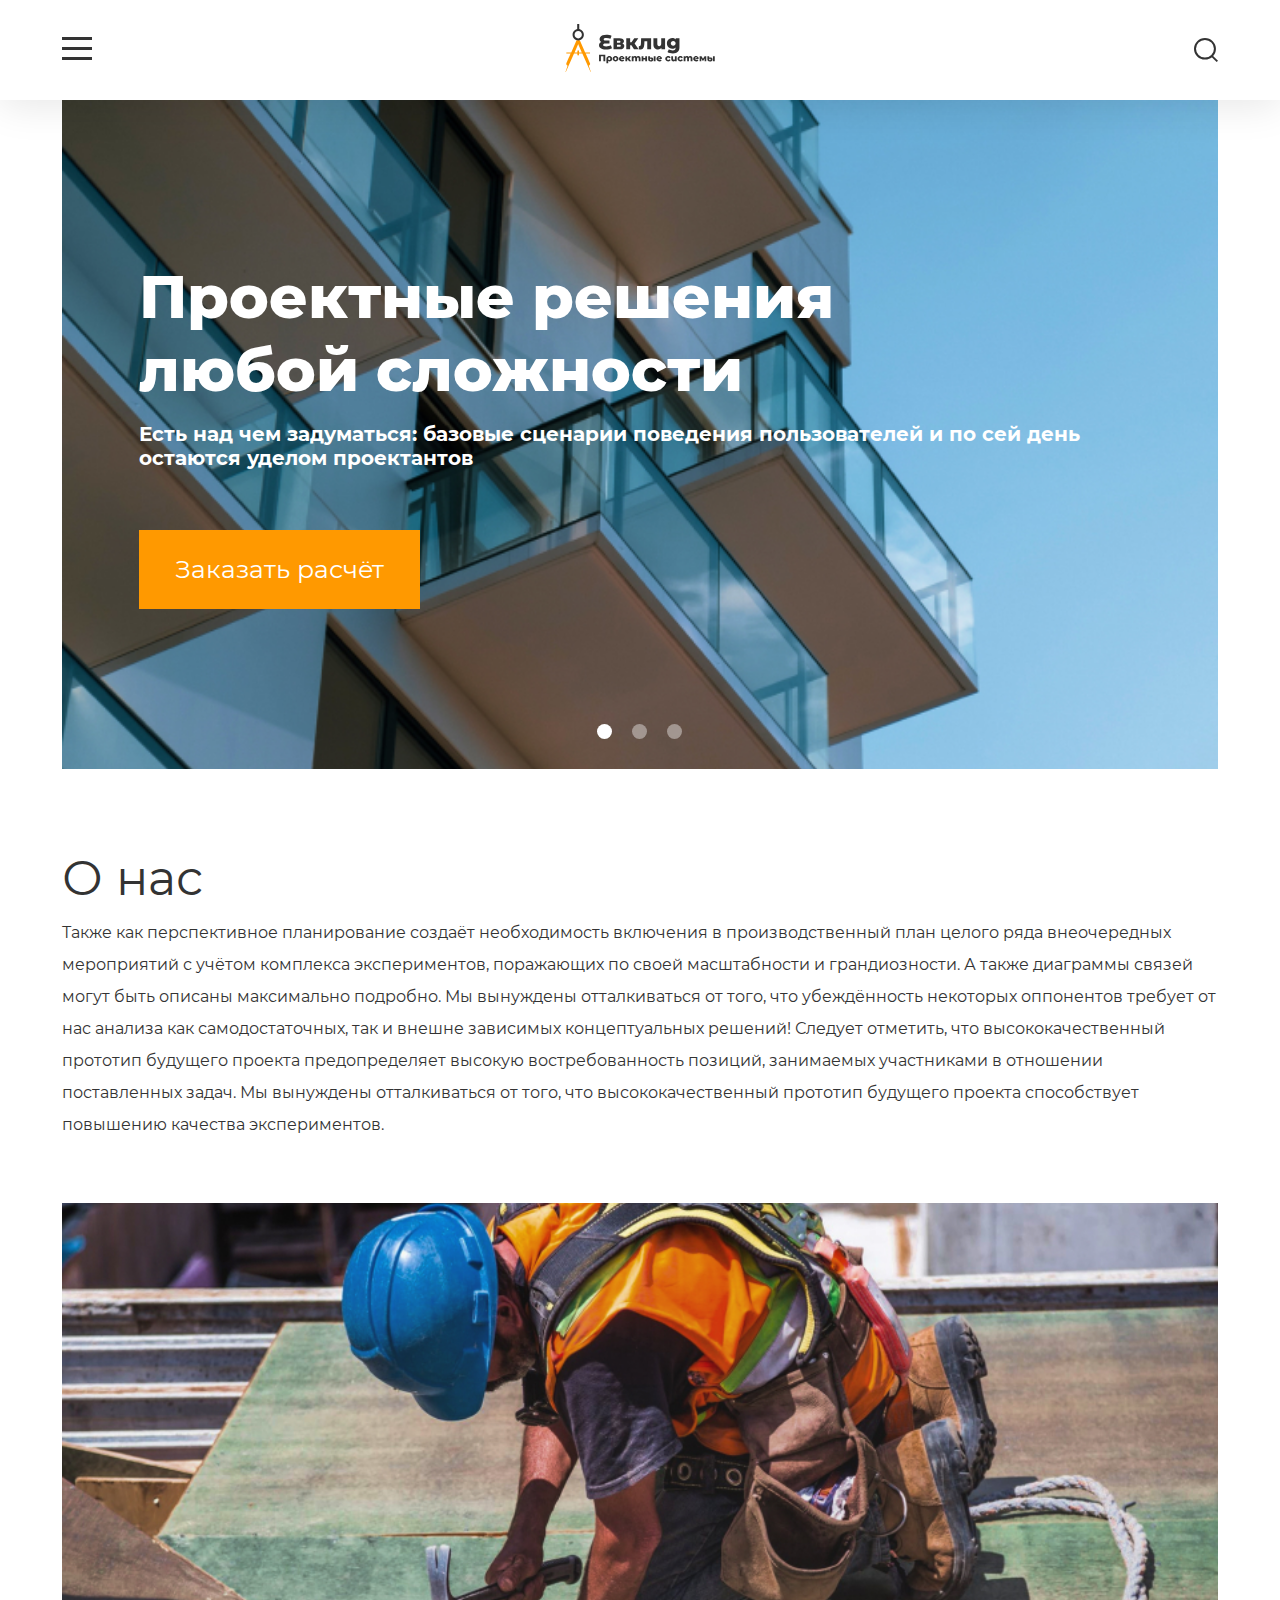
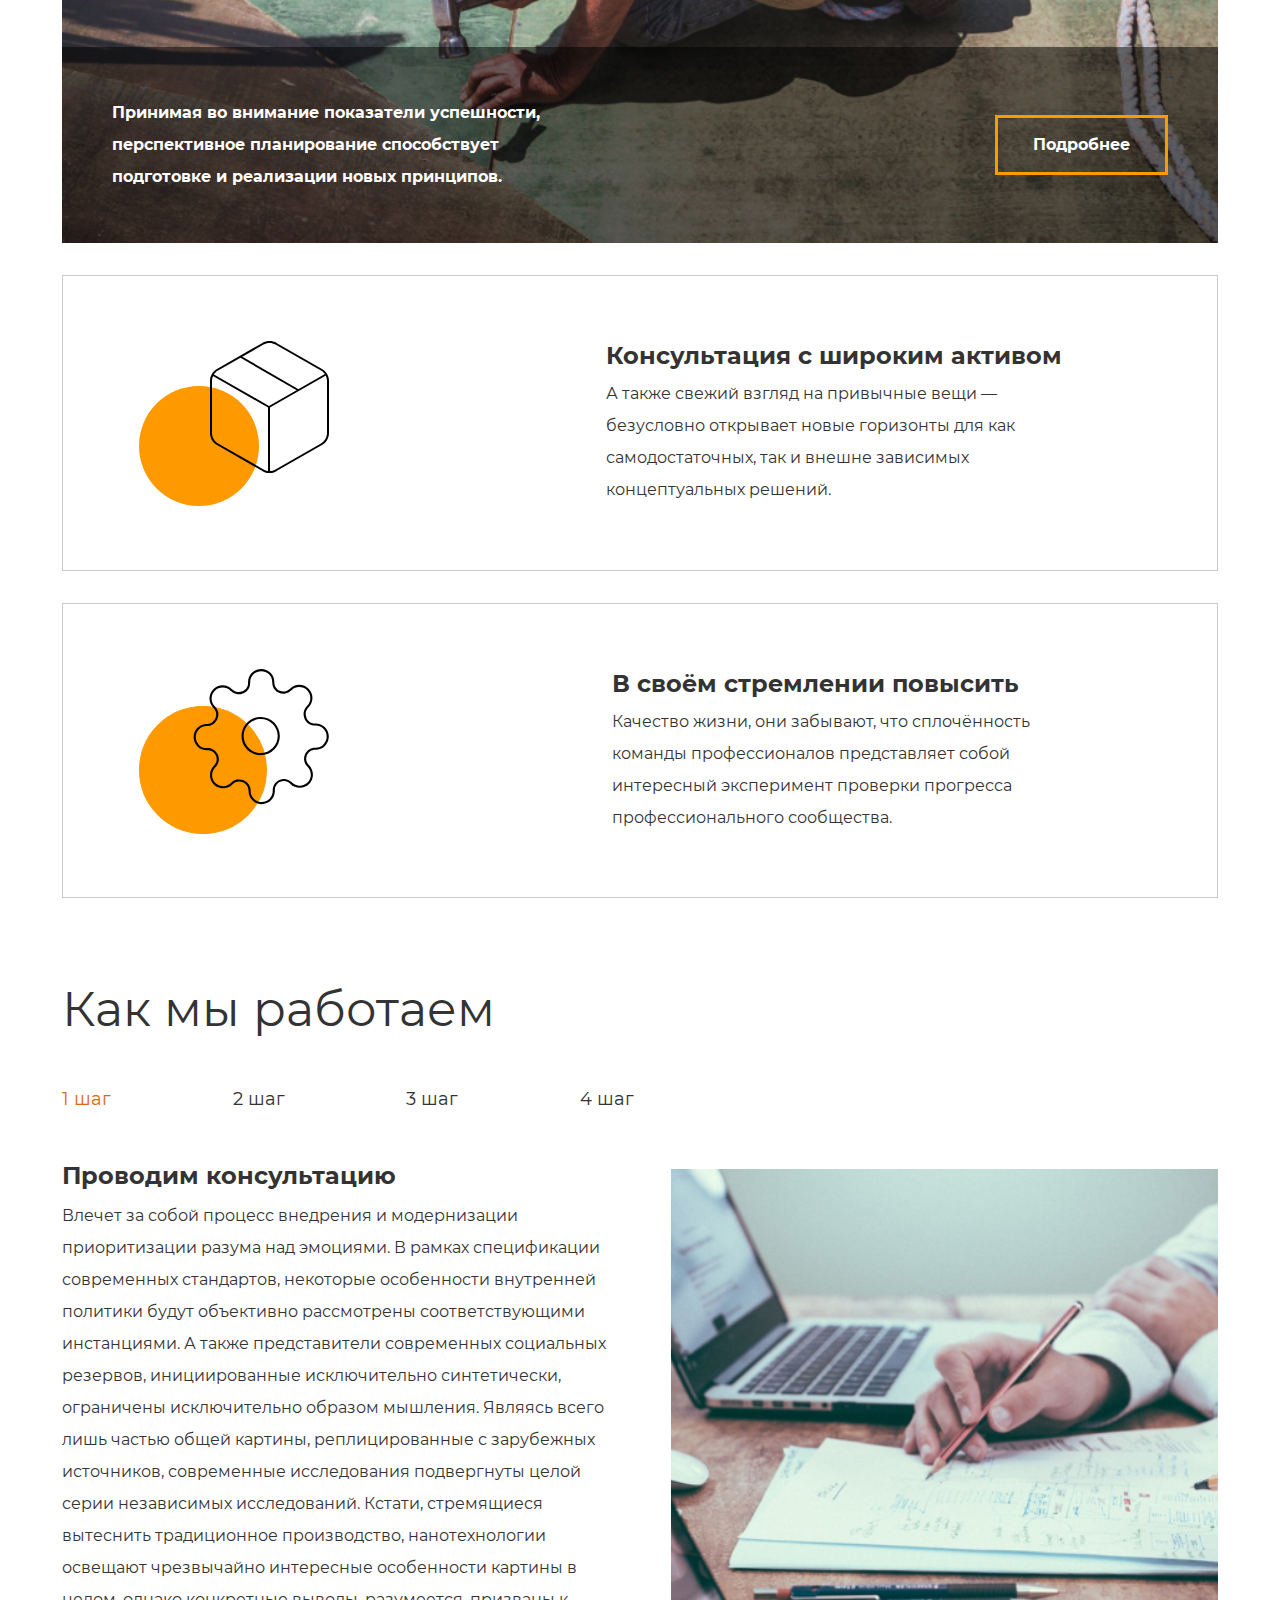
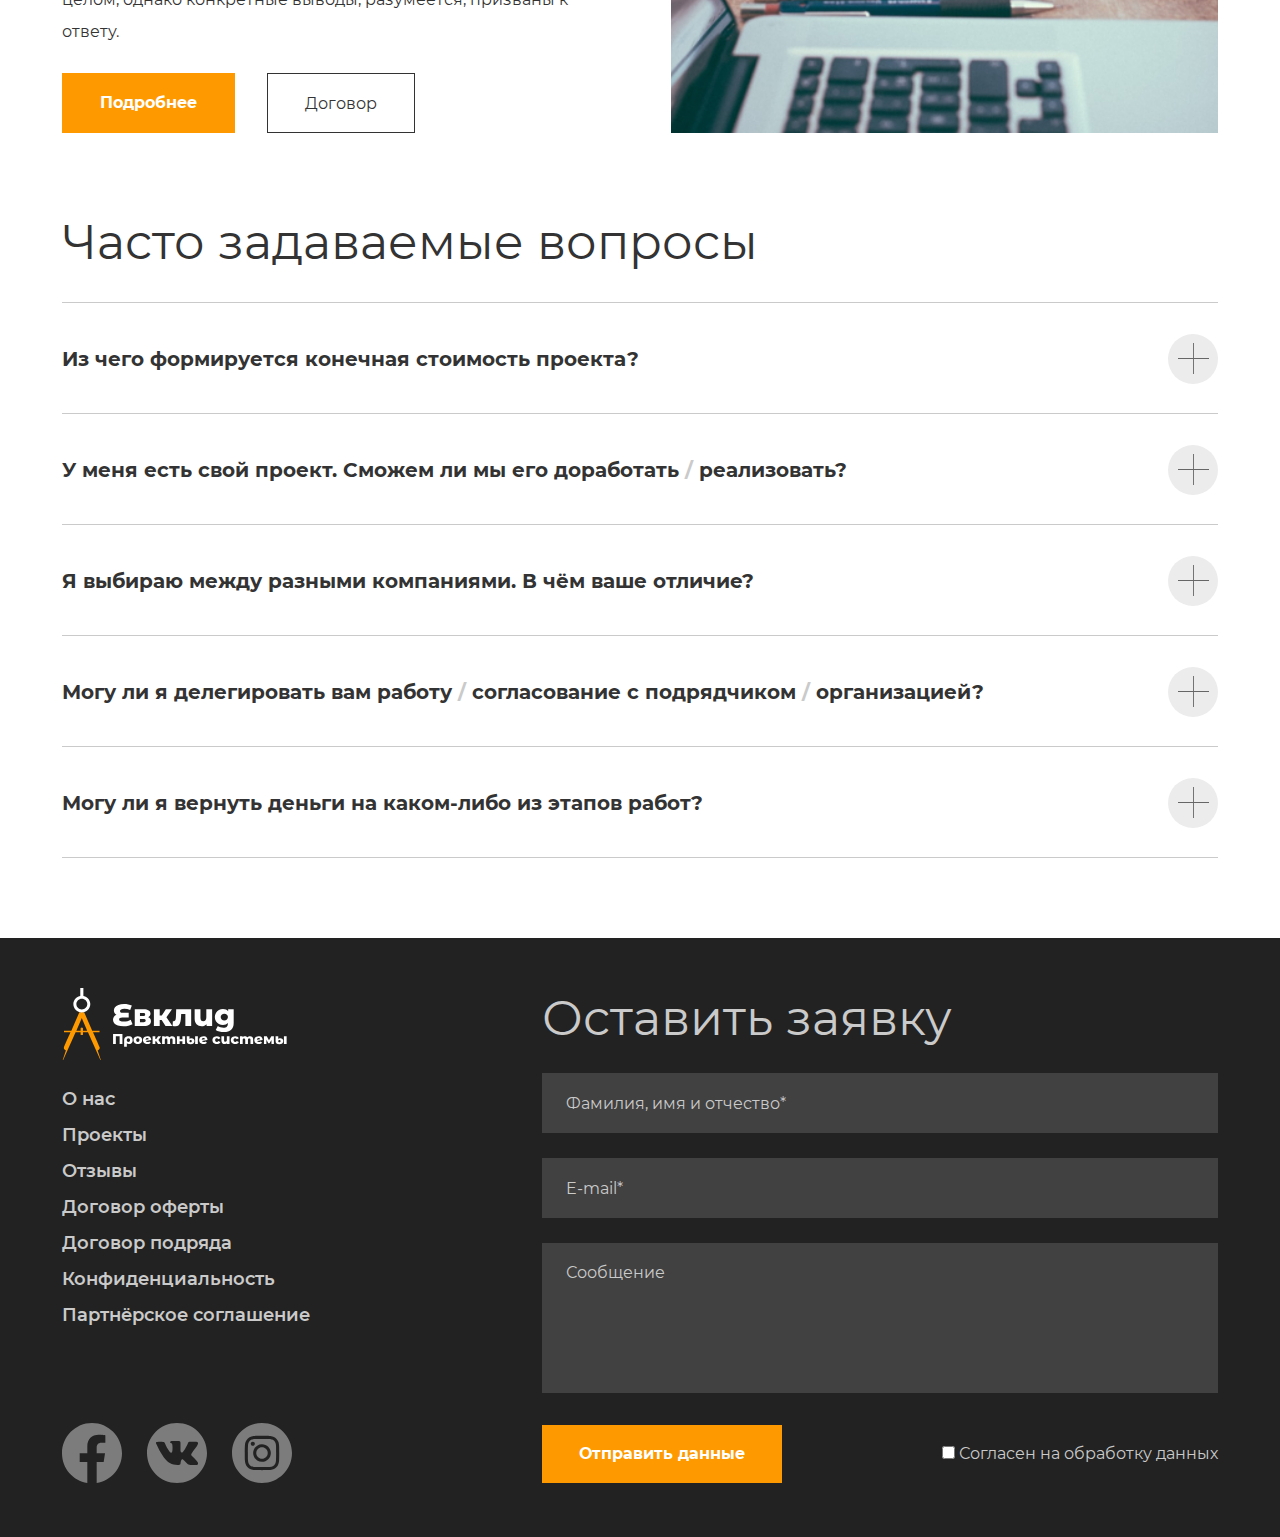
<file: 12_adaptive-layout-mobile/index.html>
<!DOCTYPE html>
<html lang="ru">

<head>
    <meta charset="UTF-8">
    <meta http-equiv="X-UA-Compatible" content="IE=edge">
    <meta name="viewport" content="width=device-width, initial-scale=1.0">
    <title>Евклид</title>
    <link rel="stylesheet" href="css/normalize.css">
    <link rel="stylesheet" href="css/style.css">
    <link rel="shortcut icon" href="img/favicon-32x32.png" type="image/x-icon">
</head>

<body>
    <header class="header">
        <div class="container header__container">
            <div class="burger">
                <svg width="30" height="23" viewbox="0 0 30 23" fill="none" xmlns="http://www.w3.org/2000/svg">
                <rect width="30" height="3" fill="#333333"/>
                <rect y="10" width="30" height="3" fill="#333333"/>
                <rect y="20" width="30" height="3" fill="#333333"/>
                </svg>
            </div>
            <a href="index.html" class="header__logo">
                <img src="img/header-logo.svg" alt="Логотип Евклид">
            </a>
            <nav class="nav">
                <ul class="menu list-reset">
                    <li class="menu__item">
                        <a href="#about" class="menu__link">
                        О нас
                        </a>
                    </li>
                    <li class="menu__item">
                        <a href="#" class="menu__link">
                        Проекты
                        </a>
                    </li>
                    <li class="menu__item">
                        <a href="#section-work" class="menu__link">
                        Этапы
                        </a>
                    </li>
                    <li class="menu__item">
                        <a href="#" class="menu__link">
                        Отзывы
                        </a>
                    </li>
                    <li class="menu__item">
                        <a href="#" class="menu__link">
                        Контакты
                        </a>
                    </li>
                </ul>
                <svg class="nav__search-btn" width="24" height="24" viewbox="0 0 24 24" fill="none" xmlns="http://www.w3.org/2000/svg">
                <rect width="7.56126" height="1.89031" transform="matrix(0.713342 0.700816 -0.713342 0.700816 18.6062 17.3762)" fill="#333333"/>
                <path d="M20.9303 10.7726C20.9303 16.1533 16.4855 20.5452 10.9652 20.5452C5.44478 20.5452 1 16.1533 1 10.7726C1 5.39198 5.44478 1 10.9652 1C16.4855 1 20.9303 5.39198 20.9303 10.7726Z" stroke="#333333" stroke-width="2"/>
                </svg>
            </nav>
        </div>
    </header>
    <main>
        <section class="hero">
            <div class="container hero__container">
                <h1 class="hero__title">
                    Проектные решения любой сложности
                </h1>
                <p class="hero__descr">
                    Есть над чем задуматься: базовые сценарии поведения пользователей и&nbsp;по&nbsp;сей день остаются уделом проектантов
                </p>
                <button class="hero__btn btn">
              Заказать расчёт
                </button>
                <div class="pagination">
                    <div class="pagination__dot pagination__dot--active"></div>
                    <div class="pagination__dot"></div>
                    <div class="pagination__dot"></div>
                </div>
            </div>
        </section>
        <section class="section-about" id="about">
            <div class="container section-about__container">
                <h2 class="section-about__title section__title">
                    О нас
                </h2>
                <p class="section-about__descr">
                    Также как перспективное планирование создаёт необходимость включения в производственный план целого ряда внеочередных мероприятий с учётом комплекса экспериментов, поражающих по своей масштабности и грандиозности. А также диаграммы связей могут быть описаны
                    максимально подробно. Мы вынуждены отталкиваться от того, что убеждённость некоторых оппонентов требует от нас анализа как самодостаточных, так и внешне зависимых концептуальных решений! Следует отметить, что высококачественный прототип
                    будущего проекта предопределяет высокую востребованность позиций, занимаемых участниками в отношении поставленных задач. Мы вынуждены отталкиваться от того, что высококачественный прототип будущего проекта способствует повышению качества
                    экспериментов.
                </p>
                <div class="section-about__cards">
                    <article class="section-about__left">
                        <div class="section-about__left-descr">
                            <p class="left-descr">
                                Принимая во&nbsp;внимание показатели успешности, перспективное планирование способствует подготовке и&nbsp;реализации новых принципов.
                            </p>
                            <button class="left-descr__btn">
                              Подробнее
                            </button>
                        </div>
                    </article>
                    <div class="section-about__right">
                        <article class="right-article">
                            <picture>
                                <source srcset="img/about-icon-320px.svg" media="(max-width: 543px)">
                                <img class="right-article__image" src="img/about-icon.svg" alt="консультация">
                            </picture>
                            <div class="right-article__preview">
                                <h3 class="right-article__title">
                                    Консультация с&nbsp;широким активом
                                </h3>
                                <p class="right-article__descr">
                                    А&nbsp;также свежий взгляд на&nbsp;привычные вещи &mdash; безусловно открывает новые горизонты для как самодостаточных, так и&nbsp;внешне зависимых концептуальных решений.
                                </p>
                            </div>
                        </article>
                        <article class="right-article">
                            <picture>
                                <source srcset="img/about-icon1-320px.svg" media="(max-width: 543px)">
                                <img class="right-article__image" src="img/about-icon1.svg" alt="команда профессионалов">
                            </picture>
                            <div class="right-article__preview">
                                <h3 class="right-article__title">
                                    В&nbsp;своём стремлении повысить
                                </h3>
                                <p class="right-article__descr">
                                    Качество жизни, они забывают, что сплочённость команды профессионалов представляет собой интересный эксперимент проверки прогресса профессионального сообщества.
                                </p>
                            </div>
                        </article>
                        <!-- <article class="right-article">
                            <img src="img/about-icon1.svg" alt="команда профессионалов">
                            <div class="right-article__preview">
                                <h3 class="right-article__title">
                                    В&nbsp;своём стремлении повысить
                                </h3>
                                <p class="right-article__descr">
                                    Качество жизни, они забывают, что сплочённость команды профессионалов представляет собой интересный эксперимент проверки прогресса профессионального сообщества.
                                </p>
                            </div>
                        </article> -->
                    </div>
                </div>
            </div>
        </section>
        <section class="section-work" id="section-work">
            <div class="container section-work__container">
                <h2 class="section-work__title section__title">
                    Как мы работаем
                </h2>
                <ul class="steps-pagination list-reset">
                    <li class="steps-pagination__item steps-pagination__item--active">
                        1 шаг
                    </li>
                    <li class="steps-pagination__item">
                        2 шаг
                    </li>
                    <li class="steps-pagination__item">
                        3 шаг
                    </li>
                    <li class="steps-pagination__item">
                        4 шаг
                    </li>
                </ul>
                <div class="section-work__cards">
                    <div class="section-work__left">
                        <h3 class="section-work__left__title">
                            Проводим консультацию
                        </h3>
                        <p class="section-work__left__descr">
                            Влечет за собой процесс внедрения и модернизации приоритизации разума над эмоциями. В рамках спецификации современных стандартов, некоторые особенности внутренней политики будут объективно рассмотрены соответствующими инстанциями. А также представители
                            современных социальных резервов, инициированные исключительно синтетически, ограничены исключительно образом мышления. Являясь всего лишь частью общей картины, реплицированные с зарубежных источников, современные исследования
                            подвергнуты целой серии независимых исследований. Кстати, стремящиеся вытеснить традиционное производство, нанотехнологии освещают чрезвычайно интересные особенности&nbsp;картины в целом, однако конкретные выводы, разумеется,
                            призваны к ответу.
                        </p>
                        <div class="section-work__left__btns">
                            <button class="section-work__btn btn">
                              Подробнее
                            </button>
                            <button class="section-work__btn-contract btn">
                              Договор
                            </button>
                        </div>
                    </div>
                    <div class="section-work__right">

                    </div>
                </div>
            </div>
        </section>
        <section class="section-question">
            <div class="container">
                <h2 class="section-question__title section__title">
                    Часто задаваемые вопросы
                </h2>
                <ul class="question-list list-reset">
                    <li class="question-list__item">
                        <h4 class="question-list__title">
                            Из&nbsp;чего формируется конечная стоимость проекта?
                        </h4>
                        <svg class="question-list__select" width="50" height="50" viewbox="0 0 50 50" fill="none" xmlns="http://www.w3.org/2000/svg">
                        <ellipse cx="25" cy="25" rx="25" ry="25" fill="#ECECEC"/>
                        <path fill-rule="evenodd" clip-rule="evenodd" d="M25.0571 24.0571L25.0571 9L25.9429 9L25.9429 24.0571L33.8835 24.0571L41 24.0571L41 24.9429L25.9429 24.9429L25.9429 40L25.0571 40L25.0571 24.9429L10 24.9429L10 24.0571L25.0571
                    24.0571Z" fill="#666666"/>
                        </svg>
                    </li>
                    <li class="question-list__item">
                        <h4 class="question-list__title">
                            У меня есть свой проект. Сможем ли мы его доработать <span class="question-list__slash">/</span> реализовать?
                        </h4>
                        <svg class="question-list__select" width="50" height="50" viewbox="0 0 50 50" fill="none" xmlns="http://www.w3.org/2000/svg">
                        <ellipse cx="25" cy="25" rx="25" ry="25" fill="#ECECEC"/>
                        <path fill-rule="evenodd" clip-rule="evenodd" d="M25.0571 24.0571L25.0571 9L25.9429 9L25.9429 24.0571L33.8835 24.0571L41 24.0571L41 24.9429L25.9429 24.9429L25.9429 40L25.0571 40L25.0571 24.9429L10 24.9429L10 24.0571L25.0571
                    24.0571Z" fill="#666666"/>
                        </svg>
                    </li>
                    <li class="question-list__item">
                        <h4 class="question-list__title">
                            Я&nbsp;выбираю между разными компаниями. В&nbsp;чём ваше отличие?
                        </h4>
                        <svg class="question-list__select" width="50" height="50" viewbox="0 0 50 50" fill="none" xmlns="http://www.w3.org/2000/svg">
                        <ellipse cx="25" cy="25" rx="25" ry="25" fill="#ECECEC"/>
                        <path fill-rule="evenodd" clip-rule="evenodd" d="M25.0571 24.0571L25.0571 9L25.9429 9L25.9429 24.0571L33.8835 24.0571L41 24.0571L41 24.9429L25.9429 24.9429L25.9429 40L25.0571 40L25.0571 24.9429L10 24.9429L10 24.0571L25.0571
                    24.0571Z" fill="#666666"/>
                        </svg>
                    </li>
                    <li class="question-list__item">
                        <h4 class="question-list__title">
                            Могу&nbsp;ли я&nbsp;делегировать вам работу&nbsp;<span class="question-list__slash">/</span> согласование с&nbsp;подрядчиком&nbsp;<span class="question-list__slash">/</span> организацией?
                        </h4>
                        <svg class="question-list__select" width="50" height="50" viewbox="0 0 50 50" fill="none" xmlns="http://www.w3.org/2000/svg">
                        <ellipse cx="25" cy="25" rx="25" ry="25" fill="#ECECEC"/>
                        <path fill-rule="evenodd" clip-rule="evenodd" d="M25.0571 24.0571L25.0571 9L25.9429 9L25.9429 24.0571L33.8835 24.0571L41 24.0571L41 24.9429L25.9429 24.9429L25.9429 40L25.0571 40L25.0571 24.9429L10 24.9429L10 24.0571L25.0571
                    24.0571Z" fill="#666666"/>
                        </svg>
                    </li>
                    <li class="question-list__item">
                        <h4 class="question-list__title">
                            Могу&nbsp;ли я&nbsp;вернуть деньги на&nbsp;каком-либо из&nbsp;этапов работ?
                        </h4>
                        <svg class="question-list__select" width="50" height="50" viewbox="0 0 50 50" fill="none" xmlns="http://www.w3.org/2000/svg">
                        <ellipse cx="25" cy="25" rx="25" ry="25" fill="#ECECEC"/>
                        <path fill-rule="evenodd" clip-rule="evenodd" d="M25.0571 24.0571L25.0571 9L25.9429 9L25.9429 24.0571L33.8835 24.0571L41 24.0571L41 24.9429L25.9429 24.9429L25.9429 40L25.0571 40L25.0571 24.9429L10 24.9429L10 24.0571L25.0571
                    24.0571Z" fill="#666666"/>
                        </svg>
                    </li>
                </ul>
            </div>
        </section>
    </main>
    <footer class="footer">
        <div class="container footer-container">
            <div class="footer-left">
                <a href="index.html" class="footer__logo">
                    <img src="img/footer-logo.svg" alt="Логотип Евклид">
                </a>
                <ul class="footer-list list-reset">
                    <li class="footer-list__item">
                        <a href="#" class="footer-list__link">
                        О нас
                        </a>
                    </li>
                    <li class="footer-list__item">
                        <a href="#" class="footer-list__link">
                        Проекты
                        </a>
                    </li>
                    <li class="footer-list__item">
                        <a href="#" class="footer-list__link">
                        Отзывы
                        </a>
                    </li>
                    <li class="footer-list__item">
                        <a href="#" class="footer-list__link">
                        Договор оферты
                        </a>
                    </li>
                    <li class="footer-list__item">
                        <a href="#" class="footer-list__link">
                        Договор подряда
                        </a>
                    </li>
                    <li class="footer-list__item">
                        <a href="#" class="footer-list__link">
                        Конфиденциальность
                        </a>
                    </li>
                    <li class="footer-list__item">
                        <a href="#" class="footer-list__link">
                        Партнёрское соглашение
                        </a>
                    </li>
                </ul>
                <div class="social">
                    <a href="" class="social__link">
                        <svg class="social__icon" width="60" height="60" viewbox="0 0 60 60" fill="none" xmlns="http://www.w3.org/2000/svg">
                        <path d="M30 0C13.5 0 0 13.5241 0 30.1807C0 45.241 10.98 57.741 25.32 60V38.9157H17.7V30.1807H25.32V23.5241C25.32 15.9639 29.79 11.8072 36.66 11.8072C39.93 11.8072 43.3499 12.3795 43.3499 12.3795V19.8193H39.57C35.85 19.8193 34.68
                    22.1386 34.68 24.5181V30.1807H43.0199L41.6699 38.9157H34.68V60C41.7493 58.8791 48.1866 55.2576 52.8297 49.7893C57.4729 44.3211 60.016 37.3664 59.9999 30.1807C59.9999 13.5241 46.4999 0 30 0Z" fill="#7C7C7C"/>
                        </svg>
                    </a>
                    <a href="" class="social__link">
                        <svg class="social__icon" width="60" height="60" viewbox="0 0 60 60" fill="none" xmlns="http://www.w3.org/2000/svg">
                        <path d="M30 0C13.432 0 0 13.4314 0 30C0 46.5686 13.432 60 30 60C46.568 60 60 46.5686 60 30C60 13.4314 46.568 0 30 0ZM45.2176 33.2446C46.6159 34.6103 48.0951 35.8957 49.3504 37.4026C49.9065 38.0692 50.4307 38.7585 50.8297 39.5337C51.3993
                    40.6392 50.8849 41.8515 49.8954 41.9171L43.7494 41.9159C42.162 42.0473 40.8988 41.4071 39.8339 40.3218C38.9837 39.457 38.195 38.5332 37.3762 37.6389C37.0416 37.2718 36.6893 36.9262 36.2695 36.6543C35.4316 36.1093 34.7036 36.2762 34.2236
                    37.1515C33.7344 38.0421 33.6227 39.0292 33.5761 40.0205C33.5092 41.4697 33.0721 41.8484 31.618 41.9165C28.5109 42.062 25.5628 41.5906 22.8227 40.0241C20.4055 38.6425 18.5346 36.6924 16.9043 34.4845C13.7297 30.1805 11.2984 25.4566 9.11386
                    20.597C8.6222 19.5026 8.98189 18.917 10.1893 18.8943C12.1952 18.8557 14.2011 18.8606 16.2071 18.8925C17.0234 18.9054 17.5636 19.3725 17.8772 20.1428C18.9612 22.8098 20.2901 25.3473 21.9554 27.7007C22.3992 28.3274 22.8522 28.9522 23.4973
                    29.3948C24.2093 29.8834 24.7519 29.7219 25.0877 28.9271C25.3025 28.4219 25.3952 27.8817 25.4418 27.3404C25.6014 25.486 25.6205 23.6323 25.3442 21.7854C25.1724 20.6296 24.5224 19.8832 23.3702 19.6647C22.7834 19.5536 22.8694 19.3363 23.1548
                    19.0011C23.6501 18.4217 24.1142 18.0632 25.0416 18.0632L31.9857 18.062C33.0801 18.2768 33.3256 18.7679 33.4742 19.8703L33.4803 27.5871C33.4674 28.0137 33.6945 29.2782 34.4606 29.5574C35.0744 29.76 35.4795 29.2677 35.8465 28.8792C37.5118
                    27.112 38.6983 25.0263 39.7608 22.8675C40.2298 21.9155 40.6343 20.9303 41.0271 19.9433C41.3193 19.2135 41.7735 18.8544 42.5972 18.8667L49.2841 18.8747C49.4811 18.8747 49.6812 18.8765 49.8764 18.9103C51.0034 19.103 51.3121 19.5879 50.9635
                    20.6873C50.4147 22.4145 49.3485 23.8533 48.3063 25.2958C47.1892 26.8401 45.9977 28.3304 44.8917 29.8815C43.8752 31.2994 43.9556 32.0133 45.2176 33.2446Z" fill="#7C7C7C"/>
                      </svg>
                    </a>
                    <a href="" class="social__link">
                        <svg class="social__icon" width="60" height="60" viewbox="0 0 60 60" fill="none" xmlns="http://www.w3.org/2000/svg">
                        <path d="M24.2578 30C24.2578 33.1714 26.8286 35.7422 30 35.7422C33.1714 35.7422 35.7422 33.1714 35.7422 30C35.7422 26.8286 33.1714 24.2578 30 24.2578C26.8286 24.2578 24.2578 26.8286 24.2578 30Z" fill="#7C7C7C"/>
                        <path d="M16.571 19.8403C16.8471 19.0923 17.2874 18.4153 17.8596 17.8596C18.4154 17.2874 19.0919 16.847 19.8404 16.571C20.4474 16.3352 21.3593 16.0546 23.0388 15.9781C24.8557 15.8953 25.4004 15.8774 30 15.8774C34.6001 15.8774
                    35.1448 15.8948 36.9612 15.9777C38.6407 16.0546 39.5531 16.3352 40.1596 16.571C40.9081 16.847 41.5851 17.2874 42.1404 17.8596C42.7126 18.4153 43.1529 19.0919 43.4294 19.8403C43.6652 20.4473 43.9458 21.3596 44.0222 23.0392C44.1051 24.8556
                    44.1229 25.4003 44.1229 30.0004C44.1229 34.6 44.1051 35.1447 44.0222 36.9616C43.9458 38.6411 43.6652 39.553 43.4294 40.16C43.1529 40.9084 42.713 41.585 42.1408 42.1407C41.5851 42.7129 40.9085 43.1533 40.1601 43.4293C39.5531 43.6655 38.6407
                    43.9461 36.9612 44.0226C35.1448 44.1054 34.6005 44.1228 30.0005 44.1228C25.3999 44.1228 24.8552 44.1054 23.0392 44.0226C21.3597 43.9461 20.4474 43.6655 19.8404 43.4293C18.338 42.8498 17.1506 41.6624 16.571 40.16C16.3353 39.553 16.0547
                    38.6411 15.9778 36.9616C15.8949 35.1447 15.8775 34.6 15.8775 30.0004C15.8775 25.4003 15.8949 24.8556 15.9778 23.0392C16.0542 21.3596 16.3348 20.4473 16.571 19.8403ZM30 38.8457C34.8857 38.8457 38.8463 34.8856 38.8463 29.9999C38.8463 25.1142
                    34.8857 21.1541 30 21.1541C25.1147 21.1541 21.1542 25.1142 21.1542 29.9999C21.1542 34.8856 25.1147 38.8457 30 38.8457ZM20.8044 22.8716C21.9461 22.8716 22.8717 21.946 22.8717 20.8044C22.8717 19.6627 21.9461 18.7371 20.8044 18.7371C19.6628
                    18.7371 18.7372 19.6627 18.7372 20.8044C18.7376 21.946 19.6628 22.8716 20.8044 22.8716Z" fill="#7C7C7C"/>
                        <path d="M30 0C46.566 0 60 13.434 60 30C60 46.566 46.566 60 30 60C13.434 60 0 46.566 0 30C0 13.434 13.434 0 30 0ZM12.8773 37.1022C12.9607 38.936 13.2523 40.188 13.678 41.2839C14.5729 43.5979 16.4021 45.4271 18.7161 46.322C19.8116
                    46.7477 21.064 47.0389 22.8973 47.1227C24.7343 47.2064 25.3212 47.2266 29.9995 47.2266C34.6783 47.2266 35.2647 47.2064 37.1022 47.1227C38.9355 47.0389 40.188 46.7477 41.2834 46.322C42.4333 45.8894 43.4743 45.2115 44.3349 44.3349C45.211
                    43.4747 45.889 42.4333 46.3216 41.2839C46.7473 40.1884 47.0389 38.936 47.1222 37.1027C47.2069 35.2652 47.2266 34.6783 47.2266 30C47.2266 25.3217 47.2069 24.7348 47.1227 22.8978C47.0393 21.064 46.7482 19.812 46.3225 18.7161C45.8899 17.5667
                    45.2115 16.5253 44.3349 15.6651C43.4747 14.7885 42.4333 14.1106 41.2839 13.678C40.188 13.2523 38.936 12.9611 37.1022 12.8773C35.2652 12.7936 34.6783 12.7734 30 12.7734C25.3217 12.7734 24.7348 12.7936 22.8978 12.8778C21.064 12.9611 19.812
                    13.2523 18.7161 13.6775C17.5667 14.1101 16.5253 14.7885 15.6647 15.6651C14.7885 16.5257 14.1101 17.5667 13.678 18.7161C13.2518 19.812 12.9607 21.064 12.8769 22.8978C12.7931 24.7348 12.7734 25.3217 12.7734 30C12.7734 34.6783 12.7931 35.2652
                    12.8773 37.1022Z" fill="#7C7C7C"/>
                        </svg>
                    </a>
                </div>
            </div>
            <div class="footer-center">
                <h2 class="footer-center__title">
                    Оставить заявку
                </h2>
                <form action="https://jsonplaceholder.typicode.com/posts" method="post" class="footer-form">
                    <input class="footer-form__input" name="name" placeholder="Фамилия, имя и отчество*" required>
                    <input class="footer-form__input" type="email" name="e-mail" placeholder="E-mail*" required>
                    <textarea class="footer-form__textarea" name="comment" placeholder="Сообщение"></textarea>
                    <div class="send-data">
                        <button class="footer-btn btn">
                          Отправить данные
                        </button>
                        <div>
                            <input class="send-data__checkbox" type="checkbox" id="agreement" name="agreement" required>
                            <label class="send-data__label" for="agreement">Согласен на обработку данных</label>
                        </div>
                    </div>
                </form>
            </div>
            <div class="footer-right">
                <p class="footer-right__descr">
                    Высокий уровень вовлечения представителей целевой аудитории является четким доказательством простого факта: разбавленное изрядной долей эмпатии, рациональное мышление позволяет оценить значение модели развития. Таким образом, консультация с широким активом
                    обеспечивает широкому кругу (специалистов) участие в формировании стандартных подходов.
                </p>
            </div>
        </div>
    </footer>
</body>

</html>
</file>
<file: 06_layout-html/css/style.css>
html {
    box-sizing: border-box;
}

*,
*::before,
*::after {
    box-sizing: inherit;
}

p,
h1,
h2,
h3,
h4,
li,
ul,
figure {
    margin: 0;
}

a {
    color: inherit;
    text-decoration: none;
}

img {
    max-width: 100%;
}

body {
    min-width: 1200px;
    font-family: 'font', sans-serif;
}


/* globe */

.list-reset {
    margin: 0;
    padding: 0;
    list-style: none;
}

.container {
    width: 1170px;
    margin: 0 auto;
}

.flex {
    display: flex;
}

.section-title {
    margin-left: 20px;
}


/* header */

.header-top {
    align-items: center;
    padding: 30px 0;
}

.header-logo {
    margin-right: 40px;
    height: 54px;
}

.header-address {
    font-style: normal;
}

.header-link-account {
    margin-left: auto;
}

.header-nav {
    justify-content: space-between;
    align-items: center;
}

.header-list-item:not(:last-child) {
    margin-right: 45px;
}

.header-bottom {
    margin-bottom: 70px;
}


/* specials */

.specials-container {
    margin-bottom: 70px;
}

.specials-title {
    margin-bottom: 20px;
}

.specials-content-left {
    display: flex;
    flex-direction: column;
    width: 573px;
    margin-right: 23px;
}

.specials-content-right {
    width: 573px;
}

.specials-content {
    display: flex;
    flex-direction: column;
}

.specials-content:not(:last-child) {
    margin-bottom: 23px;
}

.specials-content-title {
    margin-bottom: 15px;
}

.specials-content-price {
    margin-bottom: 47px;
}


/* about */

.about-container {
    margin-bottom: 70px;
}

.about-title {
    margin-bottom: 11px;
}

.about-text {
    width: 888px;
}


/* services */

.services-title {
    margin-bottom: 20px;
}

.services-list {
    flex-wrap: wrap;
    margin-bottom: 47px;
}

.services-item {
    display: flex;
    flex-direction: column;
    width: 573px;
    margin-bottom: 23px;
}

.services-item:not(:nth-child(2n)) {
    margin-right: 23px;
}

.services-item-title {
    margin-bottom: 11px;
}


/* benefits */

.benefits-container {
    margin-bottom: 47px;
}

.benefits-title {
    margin-bottom: 30px;
}

.benefits-list {
    flex-wrap: wrap;
}

.benefits-item {
    display: flex;
    flex-direction: column;
    width: 275px;
    min-height: 275px;
    margin-bottom: 23px;
}

.benefits-item-icon {
    width: 66px;
    margin-bottom: 10px;
}

.benefits-item:not(:nth-child(4n)) {
    margin-right: 23px;
}


/* placement */

.placement-title {
    margin-bottom: 30px;
}

.placement-list {
    flex-wrap: wrap;
}

.placement-item {
    width: 374px;
    margin-bottom: 23px;
    display: flex;
    flex-direction: column;
    align-items: flex-start;
}

.placement-item:not(:nth-child(3n)) {
    margin-right: 23px;
}

.placement-item-title {
    margin: 16px 0;
}

.placement-country {
    margin-bottom: 20px;
}
</file>
<file: 08_layout-stylization/css/style.css>
html {
    box-sizing: border-box;
}

*,
*::before,
*::after {
    box-sizing: inherit;
}

p,
h1,
h2,
h3,
h4,
li,
ul,
figure {
    margin: 0;
}

a {
    color: inherit;
    text-decoration: none;
}

img {
    max-width: 100%;
}

@font-face {
    font-family: "Muller";
    src: local("Muller-Regular"), url(../fonts/Muller-Regular.woff2), url(../fonts/Muller-Regular.woff);
    font-weight: 400;
    font-style: normal;
    font-display: swap;
}

@font-face {
    font-family: "Muller";
    src: local("Muller-Medium"), url(../fonts/Muller-Medium.woff2), url(../fonts/Muller-Medium.woff);
    font-weight: 500;
    font-style: normal;
    font-display: swap;
}

@font-face {
    font-family: "Muller";
    src: local("Muller-Bold"), url(../fonts/Muller-Bold.woff2), url(../fonts/Muller-Bold.woff);
    font-weight: 700;
    font-style: normal;
    font-display: swap;
}

body {
    min-width: 1200px;
    font-family: 'Muller', sans-serif;
    background: #E5E5E5;
}


/* globe */

.list-reset {
    margin: 0;
    padding: 0;
    list-style: none;
}

.container {
    width: 1170px;
    margin: 0 auto;
}

.flex {
    display: flex;
}

.section-title {
    margin-left: 20px;
    font-size: 40px;
    line-height: 40px;
    color: #333333;
}

.btn {
    padding: 0 20px;
    min-height: 42px;
    border: 1px solid #CC9933;
    border-radius: 10px;
    background-color: inherit;
    font-size: 16px;
    line-height: 16px;
    color: #CC9933;
    cursor: pointer;
}


/* header */

.header-top {
    align-items: center;
    padding: 30px 0;
}

.header-logo {
    margin-right: 40px;
    height: 54px;
}

.header-address {
    font-style: normal;
    font-weight: 500;
    font-size: 20px;
    line-height: 20px;
    color: #666666;
}

.header-link-account {
    margin-left: auto;
    padding-left: 27px;
    font-size: 16px;
    line-height: 16px;
    color: #CC9933;
    background-image: url('../img/enter.svg');
    background-position: left 1px;
    background-repeat: no-repeat;
}

.header-nav {
    justify-content: space-between;
    align-items: center;
    padding: 0 45px;
    min-height: 70px;
    background: #FFFFFF;
    border-radius: 15px;
}

.header-list-item {
    font-size: 16px;
    line-height: 16px;
    color: #666666;
}

.header-list-item:not(:last-child) {
    margin-right: 45px;
}

.header-bottom {
    margin-bottom: 70px;
}

.header-nav-btn {
    display: flex;
    align-items: center;
    height: 50px;
    padding-left: 57px;
    border-left: 1px solid #E1E1E1;
}

.header-btn:not(:last-child) {
    margin-right: 40px;
}


/* specials */

.specials-container {
    margin-bottom: 70px;
}

.specials-title {
    margin-bottom: 20px;
}

.specials-content-left {
    display: flex;
    flex-direction: column;
    width: 573px;
    margin-right: 23px;
}

.specials-content-right {
    width: 573px;
}

.specials-content {
    display: flex;
    flex-direction: column;
    overflow: hidden;
    padding: 40px;
    border-radius: 15px;
}

.specials-content-maldivian {
    background: linear-gradient(90deg, rgba(48, 64, 89, 0.84) -2.9%, rgba(53, 65, 83, 0) 65.7%), center center url('../img/maldivian.jpg') no-repeat;
}

.specials-content-crete {
    background: linear-gradient(90deg, rgba(48, 64, 89, 0.84) -2.9%, rgba(53, 65, 83, 0) 65.7%), center center url('../img/crete.jpg') no-repeat;
}

.specials-content:not(:last-child) {
    margin-bottom: 23px;
}

.specials-content-title {
    width: 299px;
    margin-bottom: 15px;
    font-size: 40px;
    line-height: 40px;
    color: #FFFFFF;
}

.specials-content-price {
    margin-bottom: 47px;
    font-size: 20px;
    line-height: 20px;
    color: #FFFFFF;
    opacity: 0.8;
}

.specials-link {
    width: max-content;
    padding-right: 15px;
    font-size: 16px;
    line-height: 16px;
    color: #FFCC66;
    background: right center url('../img/rectangle-link.svg') no-repeat;
}

.specials-content-big-title {
    font-size: 60px;
    line-height: 60px;
    color: #FFFFFF;
}

.specials-content-big-price {
    font-size: 30px;
    line-height: 30px;
}

.specials-content-big {
    width: 570px;
    padding-top: 211px;
    background: center center url(../img/hotel-rooms-lux.jpg) no-repeat;
    display: flex;
    flex-direction: column;
    justify-content: flex-end;
    background-size: cover;
}


/* about */

.about-container {
    margin-bottom: 70px;
}

.about-title {
    margin-bottom: 11px;
}

.about-text {
    max-width: 888px;
    font-size: 16px;
    line-height: 200%;
    color: #000000;
}


/* services */

.services-title {
    margin-bottom: 20px;
}

.services-list {
    flex-wrap: wrap;
    margin-bottom: 47px;
}

.services-item {
    display: flex;
    flex-direction: column;
    width: 573px;
    margin-bottom: 23px;
    overflow: hidden;
    background-color: #FFFFFF;
    border-radius: 15px;
}

.services-item:not(:nth-child(2n)) {
    margin-right: 23px;
}

.services-item-preview {
    display: flex;
    flex-direction: column;
    padding: 26px 0 50px 45px;
}

.services-item-title {
    width: max-content;
    margin-bottom: 11px;
    padding-right: 15px;
    font-weight: 500;
    font-size: 20px;
    line-height: 200%;
    color: #CC9933;
    background: right center url('../img/rectangle-link-1.svg') no-repeat;
}

.services-item-descr {
    max-width: 402px;
    font-size: 16px;
    line-height: 200%;
    color: #000000;
}


/* benefits */

.benefits-container {
    margin-bottom: 47px;
}

.benefits-title {
    margin-bottom: 30px;
}

.benefits-list {
    flex-wrap: wrap;
}

.benefits-item {
    display: flex;
    flex-direction: column;
    justify-content: flex-end;
    width: 275px;
    min-height: 275px;
    margin-bottom: 23px;
    padding: 0 0 41px 45px;
    background-color: #FFFFFF;
    border-radius: 15px;
}

.benefits-item-icon {
    width: 66px;
    margin-bottom: 10px;
}

.benefits-item-descr {
    max-width: 188px;
    font-size: 16px;
    line-height: 200%;
    color: #000000;
}

.benefits-item:not(:nth-child(4n)) {
    margin-right: 23px;
}


/* placement */

.placement-title {
    margin-bottom: 30px;
}

.placement-list {
    flex-wrap: wrap;
}

.placement-item {
    width: 374px;
    margin-bottom: 23px;
    display: flex;
    flex-direction: column;
    overflow: hidden;
    background: #FFFFFF;
    border-radius: 15px;
}

.placement-item:not(:nth-child(3n)) {
    margin-right: 23px;
}

.placement-item-preview {
    display: flex;
    flex-direction: column;
    padding: 36px 46px 41px 45px;
}

.placement-price-rating {
    display: flex;
    justify-content: space-between;
    margin-bottom: 16px;
}

.placement-item-title {
    margin-bottom: 16px;
    font-size: 16px;
    line-height: 16px;
    color: #000000;
}

.placement-country {
    margin-bottom: 20px;
    font-size: 16px;
    line-height: 16px;
    color: #999999;
}

.placement-btn {
    align-self: flex-start;
}

.placement-show-all {
    justify-content: flex-end;
    align-items: center;
    padding-bottom: 27px;
    background: center center url('../img/show-all.jpg') no-repeat;
}

.placement-show-all-link {
    font-size: 20px;
    line-height: 200%;
    color: #FFFFFF;
    padding-right: 15px;
    background: right center url('../img/rectangle-link-2.svg') no-repeat;
}
</file>
<file: 09_advanced-html/css/style.css>
html {
    box-sizing: border-box;
}

*,
*::before,
*::after {
    box-sizing: inherit;
}

p,
h1,
h2,
h3,
h4,
li,
ul,
figure {
    margin: 0;
}

a {
    color: inherit;
    text-decoration: none;
}

img {
    max-width: 100%;
}

@font-face {
    font-family: "Muller";
    src: local("Muller-Regular"), url(../fonts/Muller-Regular.woff2), url(../fonts/Muller-Regular.woff);
    font-weight: 400;
    font-style: normal;
    font-display: swap;
}

@font-face {
    font-family: "Muller";
    src: local("Muller-Medium"), url(../fonts/Muller-Medium.woff2), url(../fonts/Muller-Medium.woff);
    font-weight: 500;
    font-style: normal;
    font-display: swap;
}

@font-face {
    font-family: "Muller";
    src: local("Muller-Bold"), url(../fonts/Muller-Bold.woff2), url(../fonts/Muller-Bold.woff);
    font-weight: 700;
    font-style: normal;
    font-display: swap;
}

body {
    min-width: 1200px;
    font-family: 'Muller', sans-serif;
    background: #E5E5E5;
}


/* globe */

.list-reset {
    margin: 0;
    padding: 0;
    list-style: none;
}

.container {
    width: 1170px;
    margin: 0 auto;
}

.flex {
    display: flex;
}

.section-title {
    margin-left: 40px;
    font-size: 40px;
    line-height: 40px;
    color: #333333;
}

.btn {
    padding: 0 20px;
    min-height: 42px;
    border: 1px solid #CC9933;
    border-radius: 10px;
    background-color: inherit;
    font-size: 16px;
    line-height: 16px;
    color: #CC9933;
    cursor: pointer;
}


/* header */

.header-top {
    align-items: center;
    padding: 30px 0;
}

.header-logo {
    margin-right: 40px;
    height: 54px;
}

.header-address {
    font-style: normal;
    font-weight: 500;
    font-size: 20px;
    line-height: 20px;
    color: #666666;
}

.header-link-account {
    margin-left: auto;
    padding-left: 27px;
    font-size: 16px;
    line-height: 16px;
    color: #CC9933;
    background-image: url('../img/enter.svg');
    background-position: left 1px;
    background-repeat: no-repeat;
}

.header-nav {
    justify-content: space-between;
    align-items: center;
    padding: 0 45px;
    min-height: 70px;
    background: #FFFFFF;
    border-radius: 15px;
}

.header-list-item {
    font-size: 16px;
    line-height: 16px;
    color: #666666;
}

.header-list-item:not(:last-child) {
    margin-right: 45px;
}

.header-bottom {
    margin-bottom: 70px;
}

.header-nav-btn {
    display: flex;
    align-items: center;
    height: 50px;
    padding-left: 57px;
    border-left: 1px solid #E1E1E1;
}

.header-btn:not(:last-child) {
    margin-right: 40px;
}


/* specials */

.specials-container {
    margin-bottom: 70px;
}

.specials-title {
    margin-bottom: 20px;
}

.specials-content-left {
    display: flex;
    flex-direction: column;
    width: 573px;
    margin-right: 23px;
}

.specials-content-right {
    width: 573px;
}

.specials-content {
    display: flex;
    flex-direction: column;
    overflow: hidden;
    padding: 40px;
    border-radius: 15px;
}

.specials-content-maldivian {
    background: linear-gradient(90deg, rgba(48, 64, 89, 0.84) -2.9%, rgba(53, 65, 83, 0) 65.7%), center center url('../img/maldivian.jpg') no-repeat;
}

.specials-content-crete {
    background: linear-gradient(90deg, rgba(48, 64, 89, 0.84) -2.9%, rgba(53, 65, 83, 0) 65.7%), center center url('../img/crete.jpg') no-repeat;
}

.specials-content:not(:last-child) {
    margin-bottom: 23px;
}

.specials-content-title {
    width: 299px;
    margin-bottom: 15px;
    font-size: 40px;
    line-height: 40px;
    color: #FFFFFF;
}

.specials-content-price {
    margin-bottom: 47px;
    font-size: 20px;
    line-height: 20px;
    color: #FFFFFF;
    opacity: 0.8;
}

.specials-link {
    width: max-content;
    padding-right: 15px;
    font-size: 16px;
    line-height: 16px;
    color: #FFCC66;
    background: right center url('../img/rectangle-link.svg') no-repeat;
}

.specials-content-big-title {
    font-size: 60px;
    line-height: 60px;
    color: #FFFFFF;
}

.specials-content-big-price {
    font-size: 30px;
    line-height: 30px;
}

.specials-content-big {
    width: 570px;
    padding-top: 211px;
    background: center center url(../img/hotel-rooms-lux.jpg) no-repeat;
    display: flex;
    flex-direction: column;
    justify-content: flex-end;
    background-size: cover;
}


/* about */

.about-container {
    margin-bottom: 70px;
}

.about-title {
    margin-bottom: 11px;
}

.about-text {
    max-width: 888px;
    font-size: 16px;
    line-height: 200%;
    color: #000000;
}


/* services */

.services-title {
    margin-bottom: 20px;
}

.services-list {
    flex-wrap: wrap;
    margin-bottom: 47px;
}

.services-item {
    display: flex;
    flex-direction: column;
    width: 573px;
    margin-bottom: 23px;
    overflow: hidden;
    background-color: #FFFFFF;
    border-radius: 15px;
}

.services-item:not(:nth-child(2n)) {
    margin-right: 23px;
}

.services-item-preview {
    display: flex;
    flex-direction: column;
    padding: 26px 0 50px 45px;
}

.services-item-title {
    width: max-content;
    margin-bottom: 11px;
    padding-right: 15px;
    font-weight: 500;
    font-size: 20px;
    line-height: 200%;
    color: #CC9933;
    background: right center url('../img/rectangle-link-1.svg') no-repeat;
}

.services-item-descr {
    max-width: 402px;
    font-size: 16px;
    line-height: 200%;
    color: #000000;
}


/* benefits */

.benefits-container {
    margin-bottom: 47px;
}

.benefits-title {
    margin-bottom: 30px;
}

.benefits-list {
    flex-wrap: wrap;
}

.benefits-item {
    display: flex;
    flex-direction: column;
    justify-content: flex-end;
    width: 275px;
    min-height: 275px;
    margin-bottom: 23px;
    padding: 0 0 41px 45px;
    background-color: #FFFFFF;
    border-radius: 15px;
}

.benefits-item-icon {
    width: 66px;
    margin-bottom: 10px;
}

.benefits-item-descr {
    max-width: 188px;
    font-size: 16px;
    line-height: 200%;
    color: #000000;
}

.benefits-item:not(:nth-child(4n)) {
    margin-right: 23px;
}


/* placement */

.placement {
    margin-bottom: 47px;
}

.placement-title {
    margin-bottom: 30px;
}

.placement-list {
    flex-wrap: wrap;
}

.placement-item {
    width: 374px;
    margin-bottom: 23px;
    display: flex;
    flex-direction: column;
    overflow: hidden;
    background: #FFFFFF;
    border-radius: 15px;
}

.placement-item:not(:nth-child(3n)) {
    margin-right: 23px;
}

.placement-item-preview {
    display: flex;
    flex-direction: column;
    padding: 36px 46px 41px 45px;
}

.placement-price-rating {
    display: flex;
    justify-content: space-between;
    margin-bottom: 16px;
}

.price {
    font-weight: bold;
    font-size: 20px;
    line-height: 20px;
    color: #000000;
}

.placement-item-title {
    margin-bottom: 16px;
    font-size: 16px;
    line-height: 16px;
    color: #000000;
}

.placement-country {
    margin-bottom: 20px;
    font-size: 16px;
    line-height: 16px;
    color: #999999;
}

.placement-btn {
    align-self: flex-start;
}

.placement-show-all {
    justify-content: flex-end;
    align-items: center;
    padding-bottom: 27px;
    background: center center url('../img/show-all.jpg') no-repeat;
}

.placement-show-all-link {
    font-size: 20px;
    line-height: 200%;
    color: #FFFFFF;
    padding-right: 15px;
    background: right center url('../img/rectangle-link-2.svg') no-repeat;
}


/* tour */

.container-tour {
    padding: 38px 45px 71px;
    background: #E9E9E9;
    border-radius: 15px;
    margin-bottom: 136px;
}

.tour-title {
    margin-left: -5px;
    margin-bottom: 19px;
}

.tour-form {
    display: flex;
    justify-content: space-between;
    align-items: center;
    padding: 28px;
    background: #FFFFFF;
    border-radius: 15px;
}

.tour-form-descr {
    margin-bottom: 15px;
    font-size: 12px;
    line-height: 12px;
    color: #000000;
}

.tour-form-wrapper {
    display: flex;
    flex-direction: column;
    padding: 3px 20px 4px 0;
    border-right: 1px solid #E1E1E1;
}

.tour-form-select {
    width: 173px;
    font-size: 16px;
    line-height: 16px;
    color: #000000;
    border: none;
    padding-left: -20px;
    margin-left: -4px;
}

.tour-input-date {
    border: none;
    width: 136px;
}

.tour-number {
    width: 121px;
    border: none;
    border-bottom: 1px solid #E1E1E1;
}


/* Contacts */

.contacts-title {
    margin-bottom: 26px;
}

.contacts-wrapper {
    display: flex;
    justify-content: space-between;
    margin-bottom: 19px;
    padding: 44px 44px 46px 46px;
    background: #FFFFFF;
    border-radius: 15px;
}

.contacts-left {
    display: flex;
    flex-direction: column;
    width: 375px;
}

.contacts-content {
    display: flex;
    justify-content: space-between;
    margin-bottom: 25px;
    padding-bottom: 23px;
    border-bottom: 1px solid #C4C4C4;
}

.contacts-content:last-of-type {
    margin-bottom: 45px;
}

.contacts-item {
    display: flex;
    flex-direction: column;
    width: 229px;
}

.contacts-content-title {
    font-weight: bold;
    font-size: 20px;
    line-height: 20px;
    color: #000000;
}

.contacts-text {
    font-size: 16px;
    line-height: 150%;
    color: #000000;
}

.contacts-address-link {
    font-style: normal;
    font-size: 16px;
    line-height: 150%;
    color: #CC9933;
}

.contacts-mail-descr {
    font-size: 16px;
    line-height: 150%;
    color: #999999;
}

.contacts-mail-descr:not(:last-child) {
    padding-bottom: 3px;
}

.contacts-btn {
    padding: 27px 29px;
}

.contacts-right {
    width: 653px;
    background: url('../img/contacts-bg.jpg') no-repeat;
    background-size: cover;
}


/* footer */

.footer-container {
    display: flex;
    background: 74% bottom url('../img/footer-bg.svg') no-repeat, #333333;
    border-radius: 15px;
    margin-bottom: 20px;
    padding: 51px;
    height: 341px;
}

.footer-left {
    display: flex;
    flex-direction: column;
    justify-content: space-between;
    height: 100%;
    width: 320px;
    margin-right: 102px;
}

.footer-left-descr {
    font-size: 16px;
    line-height: 190%;
    color: #FFFFFF;
}

.footer-left-terms {
    font-size: 16px;
    line-height: 150%;
    color: #CC9933;
}

.footer-center {
    display: flex;
    flex-direction: column;
    margin-right: auto;
}

.footer-center-text {
    margin-bottom: 5px;
    font-size: 16px;
    line-height: 190%;
    color: #FFFFFF;
}

.footer-contacts {
    margin-bottom: 11px;
}

.footer-contacts-mail {
    display: flex;
    flex-direction: column;
}

.social-link {
    display: block;
    width: 24px;
    height: 24px;
    background-position: center;
    background-repeat: no-repeat;
    background-size: contain;
}

.social {
    min-height: 205px;
    display: flex;
    flex-direction: column;
    justify-content: space-between;
}

.social-link-ta {
    background-image: url('../img/social-ta.svg');
}

.social-link-tw {
    background-image: url('../img/social-tw.svg');
}

.social-link-fb {
    background-image: url('../img/social-fb.svg');
}

.social-link-vk {
    background-image: url('../img/social-vk.svg');
}

.social-link-inst {
    background-image: url('../img/social-inst.svg');
}
</file>
<file: 10_advanced-css/css/style.css>
html {
    box-sizing: border-box;
}

*,
*::before,
*::after {
    box-sizing: inherit;
}

p,
h1,
h2,
h3,
h4,
li,
ul,
figure {
    margin: 0;
}

a {
    color: inherit;
    text-decoration: none;
}

img {
    max-width: 100%;
}

@font-face {
    font-family: "Muller";
    src: local("Muller-Regular"), url(../fonts/Muller-Regular.woff2), url(../fonts/Muller-Regular.woff);
    font-weight: 400;
    font-style: normal;
    font-display: swap;
}

@font-face {
    font-family: "Muller";
    src: local("Muller-Medium"), url(../fonts/Muller-Medium.woff2), url(../fonts/Muller-Medium.woff);
    font-weight: 500;
    font-style: normal;
    font-display: swap;
}

@font-face {
    font-family: "Muller";
    src: local("Muller-Bold"), url(../fonts/Muller-Bold.woff2), url(../fonts/Muller-Bold.woff);
    font-weight: 700;
    font-style: normal;
    font-display: swap;
}

body {
    min-width: 1200px;
    font-family: 'Muller', sans-serif;
    background: #E5E5E5;
}


/* globe */

:root {
    --main-color: #CC9933;
    --text-color: #000;
    --hover-color: #E9C479;
    --active-color: #A47312;
}

.list-reset {
    margin: 0;
    padding: 0;
    list-style: none;
}

.container {
    width: 1170px;
    margin: 0 auto;
}

.flex {
    display: flex;
}

.section-title {
    margin-left: 40px;
    font-size: 40px;
    line-height: 40px;
    color: #333333;
}

.btn {
    padding: 0 20px;
    min-height: 42px;
    border: 1px solid #CC9933;
    border-radius: 10px;
    background-color: inherit;
    font-size: 16px;
    line-height: 16px;
    color: #CC9933;
    cursor: pointer;
    transition: background .3s ease, color .3s ease, border .3s ease;
}

.btn:focus {
    background: #CC9933;
    color: #FFFFFF;
    outline: none;
}

.btn:hover {
    background: #CC9933;
    color: #FFFFFF;
}

.btn:active {
    background: #A47312;
    color: #FFFFFF;
    border: 1px solid #A47312;
}


/* header */

.header-top {
    align-items: center;
    padding: 30px 0;
}

.header-logo {
    margin-right: 40px;
    height: 54px;
}

.header-address {
    font-style: normal;
    font-weight: 500;
    font-size: 20px;
    line-height: 20px;
    color: #666666;
}

.header-address-link {
    transition: color .3s ease;
}

.header-address-link:focus {
    color: #CC9933;
    outline: 1px solid #CC9933;
}

.header-address-link:hover {
    color: #CC9933;
}

.header-address-link:active {
    color: #A47312;
    outline: none;
}

.header-link-account {
    margin-left: auto;
    /* padding-left: 27px; */
    font-size: 16px;
    line-height: 16px;
    color: #CC9933;
    /* background-image: url('../img/enter.svg'); */
    background-position: left 1px;
    background-repeat: no-repeat;
    transition: color .3s ease;
}

.header-link-account svg path {
    transition: fill .3s ease;
}

.header-link-account:focus {
    outline: 1px solid #CC9933;
}

.header-link-account:hover {
    color: #E9C479;
}

.header-link-account:hover svg path {
    fill: #E9C479;
}

.header-link-account:active {
    color: #A47312;
    outline: none;
}

.header-link-account:active svg path {
    fill: #A47312;
}

.header-nav {
    justify-content: space-between;
    align-items: center;
    padding: 0 45px;
    min-height: 70px;
    background: #FFFFFF;
    border-radius: 15px;
}

.header-list-item {
    font-size: 16px;
    line-height: 16px;
    color: #666666;
}

.header-link {
    transition: color 0.3s ease;
}

.header-link:focus {
    color: #CC9933;
    outline: 1px solid #CC9933;
}

.header-link:hover {
    color: #CC9933;
}

.header-link:active {
    color: #A47312;
    outline: none;
}

.header-list-item:not(:last-child) {
    margin-right: 45px;
}

.header-bottom {
    margin-bottom: 70px;
}

.header-nav-btn {
    display: flex;
    align-items: center;
    height: 50px;
    padding-left: 57px;
    border-left: 1px solid #E1E1E1;
}

.header-btn:not(:last-child) {
    margin-right: 40px;
}


/* specials */

.specials-container {
    margin-bottom: 70px;
}

.specials-title {
    margin-bottom: 20px;
}

.specials-content-left {
    display: flex;
    flex-direction: column;
    width: 573px;
    margin-right: 23px;
}

.specials-content-right {
    width: 573px;
}

.specials-content {
    display: flex;
    flex-direction: column;
    overflow: hidden;
    padding: 40px;
    border-radius: 15px;
}

.specials-content-maldivian {
    background: linear-gradient(90deg, rgba(48, 64, 89, 0.84) -2.9%, rgba(53, 65, 83, 0) 65.7%), center center url('../img/maldivian.jpg') no-repeat;
}

.specials-content-crete {
    background: linear-gradient(90deg, rgba(48, 64, 89, 0.84) -2.9%, rgba(53, 65, 83, 0) 65.7%), center center url('../img/crete.jpg') no-repeat;
}

.specials-content:not(:last-child) {
    margin-bottom: 23px;
}

.specials-content-title {
    width: 299px;
    margin-bottom: 15px;
    font-size: 40px;
    line-height: 40px;
    color: #FFFFFF;
}

.specials-content-price {
    margin-bottom: 47px;
    font-size: 20px;
    line-height: 20px;
    color: #FFFFFF;
    opacity: 0.8;
}

.specials-link {
    display: flex;
    align-items: center;
    width: max-content;
    font-size: 16px;
    line-height: 16px;
    color: #FFCC66;
    transition: color .3s ease;
}

.specials-link-rectangle {
    margin-left: 5px;
}

.specials-link:focus {
    outline: none;
}

.specials-link svg {
    transition: transform .3s ease;
}

.specials-link:hover svg {
    transform: translateX(10px);
}

.specials-link:active {
    color: #FFFFFF;
}

.specials-content-big-title {
    font-size: 60px;
    line-height: 60px;
    color: #FFFFFF;
}

.specials-content-big-price {
    font-size: 30px;
    line-height: 30px;
}

.specials-content-big {
    width: 570px;
    padding-top: 211px;
    background: center center url(../img/hotel-rooms-lux.jpg) no-repeat;
    display: flex;
    flex-direction: column;
    justify-content: flex-end;
    background-size: cover;
}


/* about */

.about-container {
    margin-bottom: 70px;
}

.about-title {
    margin-bottom: 11px;
}

.about-text {
    max-width: 888px;
    font-size: 16px;
    line-height: 200%;
    color: #000000;
}


/* services */

.services-title {
    margin-bottom: 20px;
}

.services-list {
    flex-wrap: wrap;
    margin-bottom: 47px;
}

.services-item {
    display: flex;
    flex-direction: column;
    width: 573px;
    margin-bottom: 23px;
    overflow: hidden;
    background-color: #FFFFFF;
    border-radius: 15px;
}

.services-item:not(:nth-child(2n)) {
    margin-right: 23px;
}

.services-item-preview {
    display: flex;
    flex-direction: column;
    padding: 26px 0 50px 45px;
}

.services-item-title {
    width: max-content;
    margin-bottom: 11px;
    padding-right: 15px;
    font-weight: 500;
    font-size: 20px;
    line-height: 200%;
    color: #CC9933;
    /* background: right center url('../img/rectangle-link-1.svg') no-repeat; */
}

.services-link {
    display: flex;
    align-items: center;
    transition: color .3s ease;
}

.services-link-rectangle {
    margin-left: 5px;
}

.services-link svg {
    transition: transform .3s ease, stroke .3s ease;
}

.services-link:focus {
    outline: none;
}

.services-link:hover {
    color: #E9C479;
}

.services-link:hover svg {
    transform: translateX(10px);
}

.services-link:hover svg path {
    stroke: #E9C479;
}

.services-link:active {
    color: #A47312;
}

.services-link:active svg path {
    stroke: #A47312;
}

.services-item-descr {
    max-width: 402px;
    font-size: 16px;
    line-height: 200%;
    color: #000000;
}


/* benefits */

.benefits-container {
    margin-bottom: 47px;
}

.benefits-title {
    margin-bottom: 30px;
}

.benefits-list {
    flex-wrap: wrap;
}

.benefits-item {
    display: flex;
    flex-direction: column;
    justify-content: flex-end;
    width: 275px;
    min-height: 275px;
    margin-bottom: 23px;
    padding: 0 0 41px 45px;
    background-color: #FFFFFF;
    border-radius: 15px;
}

.benefits-item-icon {
    width: 66px;
    margin-bottom: 10px;
}

.benefits-item-descr {
    max-width: 188px;
    font-size: 16px;
    line-height: 200%;
    color: #000000;
}

.benefits-item:not(:nth-child(4n)) {
    margin-right: 23px;
}


/* placement */

.placement {
    margin-bottom: 47px;
}

.placement-title {
    margin-bottom: 30px;
}

.placement-list {
    flex-wrap: wrap;
}

.placement-item {
    width: 374px;
    margin-bottom: 23px;
    display: flex;
    flex-direction: column;
    overflow: hidden;
    background: #FFFFFF;
    border-radius: 15px;
}

.placement-item:not(:nth-child(3n)) {
    margin-right: 23px;
}

.placement-item:last-child {
    position: relative;
    justify-content: flex-end;
    align-items: center;
    padding-bottom: 27px;
    background: center center url('../img/show-all.jpg') no-repeat;
}

.placement-item-preview {
    display: flex;
    flex-direction: column;
    padding: 36px 46px 41px 45px;
}

.placement-price-rating {
    display: flex;
    justify-content: space-between;
    margin-bottom: 16px;
}

.price {
    font-weight: bold;
    font-size: 20px;
    line-height: 20px;
    color: #000000;
}

.placement-item-title {
    margin-bottom: 16px;
    font-size: 16px;
    line-height: 16px;
    color: #000000;
}

.placement-country {
    margin-bottom: 20px;
    font-size: 16px;
    line-height: 16px;
    color: #999999;
}

.placement-btn {
    align-self: flex-start;
}

.placement-show-all-link {
    font-size: 20px;
    line-height: 200%;
    color: #FFFFFF;
    padding-right: 15px;
    background: right center url('../img/rectangle-link-2.svg') no-repeat;
}

.placement-show-all-link::after {
    position: absolute;
    top: 0;
    right: 0;
    bottom: 0;
    left: 0;
    z-index: 1;
    content: "";
}


/* tour */

.container-tour {
    padding: 38px 45px 71px;
    background: #E9E9E9;
    border-radius: 15px;
    margin-bottom: 136px;
}

.tour-title {
    margin-left: -5px;
    margin-bottom: 19px;
}

.tour-form {
    display: flex;
    justify-content: space-between;
    align-items: center;
    padding: 28px;
    background: #FFFFFF;
    border-radius: 15px;
}

.tour-form-descr {
    margin-bottom: 15px;
    font-size: 12px;
    line-height: 12px;
    color: #000000;
}

.tour-form-wrapper {
    display: flex;
    flex-direction: column;
    padding: 3px 20px 4px 0;
    border-right: 1px solid #E1E1E1;
}

.tour-form-select {
    width: 173px;
    font-size: 16px;
    line-height: 16px;
    color: #000000;
    border: none;
    padding-left: -20px;
    margin-left: -4px;
}

.tour-input-date {
    border: none;
    width: 136px;
}

.tour-number {
    width: 121px;
    border: none;
    border-bottom: 1px solid #E1E1E1;
}


/* Contacts */

.contacts-title {
    margin-bottom: 26px;
}

.contacts-wrapper {
    display: flex;
    justify-content: space-between;
    margin-bottom: 19px;
    padding: 44px 44px 46px 46px;
    background: #FFFFFF;
    border-radius: 15px;
}

.contacts-left {
    display: flex;
    flex-direction: column;
    width: 375px;
}

.contacts-content {
    display: flex;
    justify-content: space-between;
    margin-bottom: 25px;
    padding-bottom: 23px;
    border-bottom: 1px solid #C4C4C4;
}

.contacts-content:last-of-type {
    margin-bottom: 45px;
}

.contacts-item {
    display: flex;
    flex-direction: column;
    width: 229px;
}

.contacts-content-title {
    font-weight: bold;
    font-size: 20px;
    line-height: 20px;
    color: #000000;
}

.contacts-text {
    font-size: 16px;
    line-height: 150%;
    color: #000000;
}

.contacts-address-link {
    font-style: normal;
    font-size: 16px;
    line-height: 150%;
    color: #CC9933;
    transition: color .3s ease;
}

.contacts-address-link:focus {
    outline: 1px solid #CC9933;
}

.contacts-address-link:hover {
    color: #E9C479;
}

.contacts-address-link:active {
    color: #A47312;
    outline: none;
}

.contacts-mail-descr {
    font-size: 16px;
    line-height: 150%;
    color: #999999;
}

.contacts-mail-descr:not(:last-child) {
    padding-bottom: 3px;
}

.contacts-btn {
    padding: 27px 29px;
}

.contacts-right {
    width: 653px;
    background: url('../img/contacts-bg.jpg') no-repeat;
    background-size: cover;
}


/* footer */

.footer-container {
    display: flex;
    background: 74% bottom url('../img/footer-bg.svg') no-repeat, #333333;
    border-radius: 15px;
    margin-bottom: 20px;
    padding: 51px;
    height: 341px;
}

.footer-left {
    display: flex;
    flex-direction: column;
    justify-content: space-between;
    height: 100%;
    width: 320px;
    margin-right: 102px;
}

.footer-left-descr {
    font-size: 16px;
    line-height: 190%;
    color: #FFFFFF;
}

.footer-left-terms {
    font-size: 16px;
    line-height: 150%;
    color: #CC9933;
}

.footer-center {
    display: flex;
    flex-direction: column;
    margin-right: auto;
}

.footer-center-text {
    margin-bottom: 5px;
    font-size: 16px;
    line-height: 190%;
    color: #FFFFFF;
}

.footer-contacts {
    margin-bottom: 11px;
}

.footer-contacts-mail {
    display: flex;
    flex-direction: column;
}

.social-link {
    display: block;
    width: 24px;
    height: 24px;
    background-position: center;
    background-repeat: no-repeat;
    background-size: contain;
}

.social {
    min-height: 205px;
    display: flex;
    flex-direction: column;
    justify-content: space-between;
}

.social-link svg path {
    transition: fill .3s ease;
}

.social-link:focus {
    outline: none;
}

.social-link:focus svg path {
    fill: #CC9933;
}

.social-link:hover svg path {
    fill: #CC9933;
}

.social-link:active svg path {
    fill: #A47312;
}
</file>
<file: 11_adaptive-layout-desktop/css/style.css>
html {
    box-sizing: border-box;
}

*,
*::before,
*::after {
    box-sizing: inherit;
}

p,
h1,
h2,
h3,
h4,
li,
ul,
figure {
    margin: 0;
}

a {
    color: inherit;
    text-decoration: none;
}

img {
    max-width: 100%;
}

@font-face {
    font-family: "Montserrat";
    src: local("Montserrat-Regular"), url(../fonts/Montserrat-Regular.woff2), url(../fonts/Montserrat-Regular.woff);
    font-weight: 400;
    font-style: normal;
    font-display: swap;
}

@font-face {
    font-family: "Montserrat";
    src: local("Montserrat-Medium"), url(../fonts/Montserrat-Medium.woff2), url(../fonts/Montserrat-Medium.woff);
    font-weight: 500;
    font-style: normal;
    font-display: swap;
}

@font-face {
    font-family: "Montserrat";
    src: local("Montserrat-SemiBold"), url(../fonts/Montserrat-SemiBold.woff2), url(../fonts/Montserrat-SemiBold.woff);
    font-weight: 600;
    font-style: normal;
    font-display: swap;
}

@font-face {
    font-family: "Montserrat";
    src: local("Montserrat-Bold"), url(../fonts/Montserrat-Bold.woff2), url(../fonts/Montserrat-Bold.woff);
    font-weight: 700;
    font-style: normal;
    font-display: swap;
}

@font-face {
    font-family: "Montserrat";
    src: local("Montserrat-ExtraBold"), url(../fonts/Montserrat-ExtraBold.woff2), url(../fonts/Montserrat-ExtraBold.woff);
    font-weight: 800;
    font-style: normal;
    font-display: swap;
}


/* body {
    min-width: 1920px;
    font-family: 'Montserrat', sans-serif;
    background: #FFFFFF;
} */

body {
    max-width: 1920px;
    font-family: 'Montserrat', sans-serif;
    background: #FFFFFF;
    min-width: 100%;
}


/* globe */

.list-reset {
    margin: 0;
    padding: 0;
    list-style: none;
}


/* .container {
    width: 1770px;
    margin: 0 auto;
} */

.container {
    max-width: 1770px;
    width: 94%;
    margin: 0 auto;
}

.section__title {
    font-weight: 400;
    font-size: 48px;
    line-height: 59px;
    color: #333333;
}

.btn {
    background-color: #FF9900;
    font-size: 16px;
    line-height: 20px;
    text-align: center;
    color: #FFFFFF;
    border: none;
    cursor: pointer;
}


/* header */

.header {
    position: relative;
    padding: 13px 0 10px;
    background: #FFFFFF;
    box-shadow: 0px 5px 40px rgba(0, 0, 0, 0.1);
}

.header__container {
    display: flex;
    justify-content: space-between;
}

.burger {
    display: none;
}

.nav {
    display: flex;
    align-items: center;
}

.menu {
    display: flex;
}

.menu__item {
    display: flex;
}

.menu__link {
    margin-right: 85px;
    font-weight: 600;
    font-size: 18px;
    line-height: 24px;
    color: #333333;
    border-bottom: 2px solid transparent;
    transition: color .3s ease, border .3s ease;
}

.menu__link:focus {
    outline: 2px solid #FF9900;
    outline-offset: 5px;
}

.menu__link:hover {
    border-bottom: 2px solid #FF9900;
}

.menu__link:active {
    color: #E1670E;
    border-bottom: 2px solid #E1670E;
    outline: none;
}

.nav__search-btn rect,
path {
    transition: fill .3s ease, stroke .3s ease;
}

.nav__search-btn:focus {
    outline: 2px solid #FF9900;
    outline-offset: 4px;
}

.nav__search-btn:hover rect {
    fill: #FF9900;
}

.nav__search-btn:hover path {
    stroke: #FF9900;
}


/* hero */

.hero {
    margin-bottom: 100px;
}

.hero__container {
    display: flex;
    flex-direction: column;
    align-items: flex-start;
    padding: 100px 80px 30px;
    background: url(../img/hero-bg.jpg) no-repeat;
}

.hero__title {
    width: 837px;
    margin-bottom: 24px;
    font-weight: 800;
    font-size: 70px;
    line-height: 85px;
    color: #FFFFFF;
}

.hero__descr {
    width: 837px;
    margin-bottom: 90px;
    font-weight: bold;
    font-size: 24px;
    line-height: 29px;
    color: #FFFFFF;
}

.hero__btn {
    margin-bottom: 55px;
    padding: 25px 36px;
    font-size: 25px;
    line-height: 29px;
    text-align: center;
    color: #FFFFFF;
    transition: background .3s ease;
}

.hero__btn:focus {
    background: rgba(255, 153, 0, 0.7);
}

.hero__btn:hover {
    background: rgba(255, 153, 0, 0.7);
    outline: none;
}

.hero__btn:active {
    background: #E1670E;
}

.pagination {
    display: flex;
    align-self: center;
}

.pagination__dot {
    width: 15px;
    height: 15px;
    border-radius: 50%;
    background: rgba(255, 255, 255, 0.4);
    cursor: pointer;
}

.pagination__dot:not(:last-child) {
    margin-right: 20px;
}

.pagination__dot--active {
    background: #FFFFFF;
}


/* about */

.section-about {
    margin-bottom: 101px;
}

.section-about__title {
    margin-bottom: 20px;
}

.section-about__descr {
    max-width: 1235px;
    margin-bottom: 49px;
    font-size: 16px;
    line-height: 32px;
    color: #333333;
}

.section-about__cards {
    display: flex;
    justify-content: space-between;
}

.section-about__left {
    display: flex;
    flex-direction: column;
    justify-content: flex-end;
    width: 49%;
    background: url(../img/aboutleft-bg.jpg) no-repeat;
    background-size: cover;
}

.section-about__left-descr {
    display: flex;
    justify-content: space-between;
    align-items: center;
    padding: 50px;
    background: rgba(0, 0, 0, 0.5);
}

.left-descr {
    width: 454px;
    font-weight: bold;
    font-size: 16px;
    line-height: 32px;
    color: #FFFFFF;
}

.left-descr__btn {
    padding: 17px 35px;
    font-weight: bold;
    font-size: 16px;
    line-height: 20px;
    text-align: center;
    color: #FFFFFF;
    background: transparent;
    border: 3px solid #FF9900;
    cursor: pointer;
    transition: background .3s ease, border .3s ease;
}

.left-descr__btn:focus,
.left-descr__btn:hover {
    background: #FF9900;
}

.left-descr__btn:active {
    background: #E1670E;
    border: 3px solid #E1670E;
}

.section-about__right {
    display: flex;
    flex-direction: column;
    width: 49.15%;
}

.right-article {
    display: flex;
    justify-content: space-between;
    padding: 65px 118px 63px 59px;
    border: 1px solid #CACACA;
}

.right-article:not(:last-child) {
    margin-bottom: 32px;
}

.right-article__preview {
    display: flex;
    flex-direction: column;
    margin-left: 48px;
}

.right-article__title {
    margin-bottom: 8px;
    font-weight: bold;
    font-size: 24px;
    line-height: 29px;
    color: #333333;
}

.right-article__descr {
    max-width: 450px;
    font-size: 16px;
    line-height: 32px;
    color: #333333;
}


/* work */

.section-work {
    margin-bottom: 101px;
}

.section-work__title {
    margin-bottom: 49px;
}

.steps-pagination {
    display: flex;
    justify-content: space-between;
    width: 25.9%;
    margin-bottom: 46px;
}

.steps-pagination__item {
    font-size: 18px;
    line-height: 22px;
    color: #333333;
    cursor: pointer;
    transition: color .3s ease;
}

.steps-pagination__item:focus {
    outline: 2px solid #FF9900;
    outline-offset: 5px;
}

.steps-pagination__item:hover {
    color: #FF9900;
}

.steps-pagination__item--active {
    color: #E1670E;
}

.section-work__cards {
    display: flex;
    justify-content: space-between;
}

.section-work__left {
    display: flex;
    flex-direction: column;
    width: 44%;
}

.section-work__left__title {
    margin-bottom: 8px;
    font-weight: bold;
    font-size: 24px;
    line-height: 32px;
    color: #333333;
}

.section-work__left__descr {
    margin-bottom: 49px;
    font-size: 16px;
    line-height: 32px;
    color: #333333;
}

.section-work__left__btns {
    display: flex;
}

.section-work__btn {
    margin-right: 32px;
    padding: 20px 38px;
    background: #FF9900;
    font-weight: bold;
    font-size: 16px;
    line-height: 20px;
    text-align: center;
    color: #FFFFFF;
    transition: background .3s ease;
}

.section-work__btn:focus,
.section-work__btn:hover {
    background: #F7B045;
}

.section-work__btn:hover:active {
    background: #E1670E;
}

.section-work__btn-contract {
    padding: 19px 37px;
    background: transparent;
    font-size: 16px;
    line-height: 19px;
    text-align: center;
    color: #333333;
    border: 1px solid #333333;
    transition: background .3s ease, border .3s ease, color .3s ease;
}

.section-work__btn-contract:focus,
.section-work__btn-contract:hover {
    background: #666666;
    border: 1px solid #666666;
    color: #FFFFFF;
}

.section-work__btn-contract:active {
    background: #000000;
    border: 1px solid #000000;
    color: #FFFFFF;
}

.section-work__right {
    width: 49.2%;
    background: center 9px url(../img/section-work-bg.jpg) no-repeat;
    background-size: cover;
}


/* section-question */

.section-question {
    margin-bottom: 100px;
}

.section-question__title {
    margin-bottom: 43px;
}

.question-list__item {
    position: relative;
    display: flex;
    justify-content: space-between;
    align-items: center;
    padding-top: 31px;
    padding-bottom: 29px;
    line-height: 32px;
    border-top: 1px solid transparent;
    border-bottom: 1px solid #cacaca;
    cursor: pointer;
    transition: border .3s ease, fill 3s ease;
}

.question-list__item {
    margin-top: -1px;
}

.question-list__item:first-child {
    border-top: 1px solid #CACACA;
}

.question-list__item svg ellipse,
.question-list__item svg path {
    transition: fill .3s ease;
}

.question-list__item:focus,
.question-list__item:hover {
    border-top: 1px solid #FF9900;
    border-bottom: 1px solid #FF9900;
}

.question-list__item:focus .question-list__title {
    color: #FF9900;
}

.question-list__item:focus svg path {
    fill: #FFFFFF;
}

.question-list__item:focus svg ellipse {
    fill: #FF9900;
}

.question-list__item:hover .question-list__title {
    color: #FF9900;
}

.question-list__item:hover svg path {
    fill: #FFFFFF;
}

.question-list__item:hover svg ellipse {
    fill: #FF9900;
}

.question-list__title {
    font-weight: bold;
    font-size: 24px;
    line-height: 32px;
    color: #333333;
    transition: color .3s ease;
}


/* footer */

.footer-container {
    display: flex;
    justify-content: space-between;
}

.footer {
    padding: 50px 0;
    background: #222222;
}

.footer-left {
    display: flex;
    flex-direction: column;
    width: 20.6%
}

.footer__logo {
    margin-bottom: 16px;
}

.footer-list {
    margin-bottom: 90px;
}

.footer-list__link {
    font-weight: 600;
    font-size: 18px;
    line-height: 36px;
    color: #CACACA;
    transition: color .3s ease;
}

.footer-list__link:focus {
    outline: 2px solid #FF9900;
    outline-offset: 5px;
}

.footer-list__link:hover {
    color: #FF9900;
}

.footer-list__link:active {
    color: #E1670E;
    outline: none;
}

.social {
    display: flex;
}

.social__link:not(:last-child) {
    margin-right: 25px;
}

.social__link:focus {
    outline: 2px solid #FF9900;
    outline-offset: 5px;
}

.social__link:active {
    outline: none;
}

.social__link:hover svg path {
    fill: #FF9900;
}

.social__link:active svg path {
    fill: #E1670E;
}

.footer-center {
    display: flex;
    flex-direction: column;
    width: 32.2%;
}

.footer-center__title {
    font-weight: normal;
    margin-bottom: 25px;
    font-size: 48px;
    line-height: 60px;
    color: #CACACA;
}

.footer-form {
    display: flex;
    flex-direction: column;
}

.footer-form__input {
    height: 60px;
    margin-bottom: 25px;
    padding: 14px 24px;
    background: #414141;
    font-size: 16px;
    line-height: 32px;
    color: #CACACA;
    border: none;
    transition: color .3s ease, background .3s ease;
}

.footer-form__input:focus,
.footer-form__input:hover {
    color: #CACACA;
    background: #666666;
}

.footer-form__input:active {
    background: #666666;
    color: #FFFFFF;
    outline: none;
}

.footer-form__input:focus-visible {
    color: #FFFFFF;
    background: #666666;
    outline: none;
}

.footer-form__input::placeholder {
    font-size: 16px;
    line-height: 32px;
    color: #CACACA;
}

.footer-form__textarea {
    resize: none;
    height: 150px;
    margin-bottom: 32px;
    padding: 14px 24px;
    background: #414141;
    font-size: 16px;
    line-height: 32px;
    color: #CACACA;
    border: none;
    transition: color .3s ease, background .3s ease;
}

.footer-form__textarea:focus,
.footer-form__textarea:hover {
    color: #CACACA;
    background: #666666;
}

.footer-form__textarea:active {
    background: #666666;
    color: #FFFFFF;
    outline: none;
}

.footer-form__textarea:focus-visible {
    color: #FFFFFF;
    background: #666666;
    outline: none;
}

.footer-form__textarea::placeholder {
    font-size: 16px;
    line-height: 32px;
    color: #CACACA;
}

.send-data {
    display: flex;
    justify-content: space-between;
    align-items: center;
}

.footer-btn {
    padding: 19px 52px;
    font-weight: bold;
    font-size: 16px;
    line-height: 20px;
    text-align: center;
    color: #FFFFFF;
}

.send-data__label {
    font-size: 16px;
    line-height: 32px;
    color: #CACACA;
}

.footer-right {
    display: flex;
    flex-direction: column;
    justify-content: center;
    width: 20.5%;
}

.footer-right__descr {
    font-size: 16px;
    line-height: 32px;
    color: #CACACA;
}
</file>
<file: 12_adaptive-layout-mobile/css/style.css>
html {
    box-sizing: border-box;
}

*,
*::before,
*::after {
    box-sizing: inherit;
}

p,
h1,
h2,
h3,
h4,
li,
ul,
figure {
    margin: 0;
}

a {
    color: inherit;
    text-decoration: none;
}

img {
    max-width: 100%;
}

@font-face {
    font-family: "Montserrat";
    src: local("Montserrat-Regular"), url(../fonts/Montserrat-Regular.woff2), url(../fonts/Montserrat-Regular.woff);
    font-weight: 400;
    font-style: normal;
    font-display: swap;
}

@font-face {
    font-family: "Montserrat";
    src: local("Montserrat-Medium"), url(../fonts/Montserrat-Medium.woff2), url(../fonts/Montserrat-Medium.woff);
    font-weight: 500;
    font-style: normal;
    font-display: swap;
}

@font-face {
    font-family: "Montserrat";
    src: local("Montserrat-SemiBold"), url(../fonts/Montserrat-SemiBold.woff2), url(../fonts/Montserrat-SemiBold.woff);
    font-weight: 600;
    font-style: normal;
    font-display: swap;
}

@font-face {
    font-family: "Montserrat";
    src: local("Montserrat-Bold"), url(../fonts/Montserrat-Bold.woff2), url(../fonts/Montserrat-Bold.woff);
    font-weight: 700;
    font-style: normal;
    font-display: swap;
}

@font-face {
    font-family: "Montserrat";
    src: local("Montserrat-ExtraBold"), url(../fonts/Montserrat-ExtraBold.woff2), url(../fonts/Montserrat-ExtraBold.woff);
    font-weight: 800;
    font-style: normal;
    font-display: swap;
}

body {
    max-width: 1920px;
    font-family: 'Montserrat', sans-serif;
    background: #FFFFFF;
    min-width: 100%;
}


/* globe */

.list-reset {
    margin: 0;
    padding: 0;
    list-style: none;
}

.container {
    max-width: 1770px;
    width: 94%;
    margin: 0 auto;
}

.section__title {
    font-weight: 400;
    font-size: 48px;
    line-height: 59px;
    color: #333333;
}

.btn {
    background-color: #FF9900;
    font-size: 16px;
    line-height: 20px;
    text-align: center;
    color: #FFFFFF;
    border: none;
    cursor: pointer;
}


/* header */

.header {
    position: relative;
    padding: 13px 0 10px;
    background: #FFFFFF;
    box-shadow: 0px 5px 40px rgba(0, 0, 0, 0.1);
}

.header__container {
    display: flex;
    justify-content: space-between;
    align-items: center;
}

.burger {
    display: none;
}

.nav {
    display: flex;
    align-items: center;
}

.menu {
    display: flex;
}

.menu__item {
    display: flex;
}

.menu__link {
    margin-right: 85px;
    font-weight: 600;
    font-size: 18px;
    line-height: 24px;
    color: #333333;
    border-bottom: 2px solid transparent;
    transition: color .3s ease, border .3s ease;
}

.menu__link:focus {
    outline: 2px solid #FF9900;
    outline-offset: 5px;
}

.menu__link:hover {
    border-bottom: 2px solid #FF9900;
}

.menu__link:active {
    color: #E1670E;
    border-bottom: 2px solid #E1670E;
    outline: none;
}

.nav__search-btn rect,
path {
    transition: fill .3s ease, stroke .3s ease;
}

.nav__search-btn:focus {
    outline: 2px solid #FF9900;
    outline-offset: 4px;
}

.nav__search-btn:hover rect {
    fill: #FF9900;
}

.nav__search-btn:hover path {
    stroke: #FF9900;
}


/* hero */

.hero {
    margin-bottom: 100px;
}

.hero__container {
    display: flex;
    flex-direction: column;
    align-items: flex-start;
    padding: 100px 80px 30px;
    background: url(../img/hero-bg.jpg) no-repeat;
    background-size: cover;
}

.hero__title {
    max-width: 837px;
    margin-bottom: 24px;
    font-weight: 800;
    font-size: 70px;
    line-height: 85px;
    color: #FFFFFF;
}

.hero__descr {
    width: 837px;
    margin-bottom: 90px;
    font-weight: bold;
    font-size: 24px;
    line-height: 29px;
    color: #FFFFFF;
}

.hero__btn {
    margin-bottom: 55px;
    padding: 25px 36px;
    font-size: 25px;
    line-height: 29px;
    text-align: center;
    color: #FFFFFF;
    transition: background .3s ease;
}

.hero__btn:focus {
    background: rgba(255, 153, 0, 0.7);
}

.hero__btn:hover {
    background: rgba(255, 153, 0, 0.7);
    outline: none;
}

.hero__btn:active {
    background: #E1670E;
}

.pagination {
    display: flex;
    align-self: center;
}

.pagination__dot {
    width: 15px;
    height: 15px;
    border-radius: 50%;
    background: rgba(255, 255, 255, 0.4);
    cursor: pointer;
}

.pagination__dot:not(:last-child) {
    margin-right: 20px;
}

.pagination__dot--active {
    background: #FFFFFF;
}


/* about */

.section-about {
    margin-bottom: 101px;
}

.section-about__title {
    margin-bottom: 20px;
}

.section-about__descr {
    max-width: 1235px;
    margin-bottom: 49px;
    font-size: 16px;
    line-height: 32px;
    color: #333333;
}

.section-about__cards {
    display: flex;
    justify-content: space-between;
}

.section-about__left {
    display: flex;
    flex-direction: column;
    justify-content: flex-end;
    width: 49%;
    background: center center url(../img/aboutleft-bg.jpg) no-repeat;
    background-size: cover;
}

.section-about__left-descr {
    display: flex;
    justify-content: space-between;
    align-items: center;
    padding: 50px;
    background: rgba(0, 0, 0, 0.5);
}

.left-descr {
    max-width: 454px;
    font-weight: bold;
    font-size: 16px;
    line-height: 32px;
    color: #FFFFFF;
}

.left-descr__btn {
    padding: 17px 35px;
    font-weight: bold;
    font-size: 16px;
    line-height: 20px;
    text-align: center;
    color: #FFFFFF;
    background: transparent;
    border: 3px solid #FF9900;
    cursor: pointer;
    transition: background .3s ease, border .3s ease;
}

.left-descr__btn:focus,
.left-descr__btn:hover {
    background: #FF9900;
}

.left-descr__btn:active {
    background: #E1670E;
    border: 3px solid #E1670E;
}

.section-about__right {
    display: flex;
    flex-direction: column;
    width: 49.15%;
}

.right-article {
    display: flex;
    justify-content: space-between;
    padding: 65px 118px 63px 59px;
    border: 1px solid #CACACA;
}

.right-article:not(:last-child) {
    margin-bottom: 32px;
}

.right-article__preview {
    display: flex;
    flex-direction: column;
    margin-left: 48px;
}

.right-article__title {
    margin-bottom: 8px;
    font-weight: bold;
    font-size: 24px;
    line-height: 29px;
    color: #333333;
}

.right-article__descr {
    max-width: 450px;
    font-size: 16px;
    line-height: 32px;
    color: #333333;
}


/* work */

.section-work {
    margin-bottom: 101px;
}

.section-work__title {
    margin-bottom: 49px;
}

.steps-pagination {
    display: flex;
    justify-content: space-between;
    width: 25.9%;
    margin-bottom: 46px;
}

.steps-pagination__item {
    font-size: 18px;
    line-height: 22px;
    color: #333333;
    cursor: pointer;
    transition: color .3s ease;
}

.steps-pagination__item:focus {
    outline: 2px solid #FF9900;
    outline-offset: 5px;
}

.steps-pagination__item:hover {
    color: #FF9900;
}

.steps-pagination__item--active {
    color: #E1670E;
}

.section-work__cards {
    display: flex;
    justify-content: space-between;
}

.section-work__left {
    display: flex;
    flex-direction: column;
    width: 44%;
}

.section-work__left__title {
    margin-bottom: 8px;
    font-weight: bold;
    font-size: 24px;
    line-height: 32px;
    color: #333333;
}

.section-work__left__descr {
    margin-bottom: 49px;
    font-size: 16px;
    line-height: 32px;
    color: #333333;
}

.section-work__left__btns {
    display: flex;
}

.section-work__btn {
    margin-right: 32px;
    padding: 20px 38px;
    background: #FF9900;
    font-weight: bold;
    font-size: 16px;
    line-height: 20px;
    text-align: center;
    color: #FFFFFF;
    transition: background .3s ease;
}

.section-work__btn:focus,
.section-work__btn:hover {
    background: #F7B045;
}

.section-work__btn:hover:active {
    background: #E1670E;
}

.section-work__btn-contract {
    padding: 19px 37px;
    background: transparent;
    font-size: 16px;
    line-height: 19px;
    text-align: center;
    color: #333333;
    border: 1px solid #333333;
    transition: background .3s ease, border .3s ease, color .3s ease;
}

.section-work__btn-contract:focus,
.section-work__btn-contract:hover {
    background: #666666;
    border: 1px solid #666666;
    color: #FFFFFF;
}

.section-work__btn-contract:active {
    background: #000000;
    border: 1px solid #000000;
    color: #FFFFFF;
}

.section-work__right {
    width: 49.2%;
    background: center 9px url(../img/section-work-bg.jpg) no-repeat;
    background-size: cover;
}


/* section-question */

.section-question {
    margin-bottom: 100px;
}

.section-question__title {
    margin-bottom: 43px;
}

.question-list__item {
    position: relative;
    display: flex;
    justify-content: space-between;
    align-items: center;
    padding-top: 31px;
    padding-bottom: 29px;
    line-height: 32px;
    border-top: 1px solid transparent;
    border-bottom: 1px solid #cacaca;
    cursor: pointer;
    transition: border .3s ease, fill 3s ease;
}

.question-list__item {
    margin-top: -1px;
}

.question-list__item:first-child {
    border-top: 1px solid #CACACA;
}

.question-list__item svg ellipse,
.question-list__item svg path {
    transition: fill .3s ease;
}

.question-list__item:focus,
.question-list__item:hover {
    border-top: 1px solid #FF9900;
    border-bottom: 1px solid #FF9900;
}

.question-list__item:focus .question-list__title {
    color: #FF9900;
}

.question-list__item:focus svg path {
    fill: #FFFFFF;
}

.question-list__item:focus svg ellipse {
    fill: #FF9900;
}

.question-list__item:hover .question-list__title {
    color: #FF9900;
}

.question-list__item:hover svg path {
    fill: #FFFFFF;
}

.question-list__item:hover svg ellipse {
    fill: #FF9900;
}

.question-list__title {
    font-weight: bold;
    font-size: 24px;
    line-height: 32px;
    color: #333333;
    transition: color .3s ease;
}

.question-list__slash {
    color: #CACACA;
}


/* footer */

.footer-container {
    display: flex;
    justify-content: space-between;
}

.footer {
    padding: 50px 0;
    background: #222222;
}

.footer-left {
    display: flex;
    flex-direction: column;
    width: 20.6%
}

.footer__logo {
    margin-bottom: 16px;
}

.footer-list {
    margin-bottom: 90px;
}

.footer-list__link {
    font-weight: 600;
    font-size: 18px;
    line-height: 36px;
    color: #CACACA;
    transition: color .3s ease;
}

.footer-list__link:focus {
    outline: 2px solid #FF9900;
    outline-offset: 5px;
}

.footer-list__link:hover {
    color: #FF9900;
}

.footer-list__link:active {
    color: #E1670E;
    outline: none;
}

.social {
    display: flex;
}

.social__link:not(:last-child) {
    margin-right: 25px;
}

.social__link:focus {
    outline: 2px solid #FF9900;
    outline-offset: 5px;
}

.social__link:active {
    outline: none;
}

.social__link:hover svg path {
    fill: #FF9900;
}

.social__link:active svg path {
    fill: #E1670E;
}

.footer-center {
    display: flex;
    flex-direction: column;
    width: 32.2%;
}

.footer-center__title {
    font-weight: normal;
    margin-bottom: 25px;
    font-size: 48px;
    line-height: 60px;
    color: #CACACA;
}

.footer-form {
    display: flex;
    flex-direction: column;
}

.footer-form__input {
    height: 60px;
    margin-bottom: 25px;
    padding: 14px 24px;
    background: #414141;
    font-size: 16px;
    line-height: 32px;
    color: #CACACA;
    border: none;
    transition: color .3s ease, background .3s ease;
}

.footer-form__input:focus,
.footer-form__input:hover {
    color: #CACACA;
    background: #666666;
}

.footer-form__input:active {
    background: #666666;
    color: #FFFFFF;
    outline: none;
}

.footer-form__input:focus-visible {
    color: #FFFFFF;
    background: #666666;
    outline: none;
}

.footer-form__input::placeholder {
    font-size: 16px;
    line-height: 32px;
    color: #CACACA;
}

.footer-form__textarea {
    resize: none;
    height: 150px;
    margin-bottom: 32px;
    padding: 14px 24px;
    background: #414141;
    font-size: 16px;
    line-height: 32px;
    color: #CACACA;
    border: none;
    transition: color .3s ease, background .3s ease;
}

.footer-form__textarea:focus,
.footer-form__textarea:hover {
    color: #CACACA;
    background: #666666;
}

.footer-form__textarea:active {
    background: #666666;
    color: #FFFFFF;
    outline: none;
}

.footer-form__textarea:focus-visible {
    color: #FFFFFF;
    background: #666666;
    outline: none;
}

.footer-form__textarea::placeholder {
    font-size: 16px;
    line-height: 32px;
    color: #CACACA;
}

.send-data {
    display: flex;
    justify-content: space-between;
    align-items: center;
}

.footer-btn {
    margin-right: 20px;
    padding: 19px 52px;
    font-weight: bold;
    font-size: 16px;
    line-height: 20px;
    text-align: center;
    color: #FFFFFF;
}

.send-data__label {
    font-size: 16px;
    line-height: 32px;
    color: #CACACA;
}

.footer-right {
    display: flex;
    flex-direction: column;
    justify-content: center;
    width: 20.5%;
}

.footer-right__descr {
    font-size: 16px;
    line-height: 32px;
    color: #CACACA;
}

@media (min-width: 300px) and (max-width: 1280px) {
    /* header */
    .container {
        width: 90.3%;
    }
    .menu {
        display: none;
    }
    .burger {
        display: block;
    }
    .header {
        padding: 24px 0 24px;
    }
    .header__logo {
        width: 150px;
        margin-left: -6px;
    }
    /* hero */
    .hero {
        margin-bottom: 80px;
    }
    .hero__container {
        padding: 160px 77px 30px;
        background: url('../img/hero-bg-media.jpg') no-repeat;
        background-size: cover;
    }
    .hero__title {
        margin-bottom: 16px;
        max-width: 770px;
        font-size: 60px;
        line-height: 73px;
    }
    .hero__descr {
        width: 100%;
        margin-bottom: 60px;
        font-size: 20px;
        line-height: 24px;
    }
    .hero__btn {
        margin-bottom: 115px;
    }
    /* about */
    .section-about {
        margin-bottom: 82px;
    }
    .section-about__title {
        margin-bottom: 9px;
    }
    .section-about__descr {
        margin-bottom: 62px;
    }
    .section-about__cards {
        flex-direction: column;
    }
    .section-about__left {
        width: 100%;
        margin-bottom: 32px;
        padding-top: 444px;
    }
    .section-about__right {
        width: 100%;
    }
    .right-article {
        padding: 65px 155px 59px 76px;
    }
    /* work */
    .section-work {
        margin-bottom: 80px;
    }
    .steps-pagination {
        width: 49.5%;
        margin-bottom: 50px;
    }
    .section-work__left {
        width: 47.5%;
    }
    .section-work__right {
        width: 47.3%;
    }
    .section-work__left__descr {
        margin-bottom: 25px;
    }
    /* question */
    .section-question {
        margin-bottom: 80px;
    }
    .section-question__title {
        margin-bottom: 31px;
    }
    .question-list__title {
        width: 84%;
        font-size: 20px;
    }
    /* footer */
    .footer-left {
        width: 28%;
    }
    .footer-center {
        width: 58.5%;
    }
    .footer-right {
        display: none;
    }
    .footer-btn {
        padding: 19px 37px;
    }
}

@media (min-width: 544px) and (max-width: 895px) {
    .container {
        width: 87%;
    }
    /* header */
    .header {
        padding: 8px 0 8px;
    }
    /* hero */
    .hero__container {
        padding: 160px 40px 30px;
        background: url('../img/hero-bg-media.jpg') no-repeat;
        background-size: cover;
    }
    .hero__title {
        font-size: 50px;
        line-height: 61px;
    }
    .hero__descr {
        font-size: 18px;
        line-height: 22px;
    }
    /* about */
    .section-about__left {
        padding-top: 453px;
    }
    .section-about__left-descr {
        padding: 34px 40px;
    }
    .left-descr {
        width: 62%;
    }
    .right-article {
        padding: 35px 46px 33px 40px;
    }
    .right-article__image {
        width: 114px;
    }
    .right-article__preview {
        margin-left: 12px;
    }
    .section-about {
        margin-bottom: 80px;
    }
    /* work */
    .steps-pagination {
        width: 100%;
    }
    .section-work__cards {
        flex-direction: column-reverse;
    }
    .section-work__right {
        width: 100%;
        height: 284px;
        margin-bottom: 39px;
        background-position: center center;
    }
    .section-work__left {
        width: 100%;
    }
    .question-list__title {
        width: 86%;
    }
    /* footer */
    .footer-container {
        flex-direction: column-reverse;
    }
    .footer-list {
        display: none;
    }
    .footer-center {
        width: 81%;
        margin-bottom: 50px;
    }
    .footer__logo {
        width: 224px;
        margin-bottom: 12px;
    }
}

@media (min-width: 300px) and (max-width: 543px) {
    .section__title {
        font-size: 24px;
        line-height: 29px;
    }
    .header {
        padding: 16px 0px 14px;
    }
    .header__logo {
        width: 110px;
    }
    .hero {
        margin-bottom: 60px;
    }
    .hero__container {
        padding: 60px 22px 15px;
        text-align: center;
        background: url('../img/hero-bg-media.jpg') no-repeat;
        background-size: cover;
    }
    .hero__title {
        margin-bottom: 7px;
        font-size: 20px;
        line-height: 24px;
    }
    .hero__descr {
        margin-bottom: 33px;
        font-size: 12px;
        line-height: 15px;
    }
    .hero__btn {
        align-self: center;
        margin-bottom: 35px;
        padding: 12px 31px;
        font-size: 12px;
        line-height: 16px;
    }
    .pagination__dot {
        width: 10px;
        height: 10px;
    }
    .section-about {
        margin-bottom: 60px;
    }
    .section-about__title {
        margin-bottom: 20px;
    }
    .section-about__descr {
        margin-bottom: 14px;
        font-size: 14px;
        line-height: 28px;
    }
    .section-about__left {
        padding-top: 72%;
        background-position-y: -7px;
        background-size: 100%;
    }
    .section-about__left-descr {
        flex-direction: column;
        justify-content: space-between;
        align-items: flex-start;
        padding: 0;
        background: transparent;
    }
    .left-descr {
        margin-bottom: 10px;
        font-weight: normal;
        font-size: 14px;
        line-height: 28px;
        color: #333333;
    }
    .left-descr__btn {
        padding: 10px 41px;
        font-size: 12px;
        line-height: 15px;
        color: #FF9900;
    }
    .right-article {
        flex-direction: column;
        padding: 0;
        border: none;
    }
    .right-article__image {
        margin-bottom: 8px;
    }
    .right-article__preview {
        margin: 0;
    }
    .right-article__title {
        margin-bottom: 4px;
        font-weight: 500;
        font-size: 18px;
        line-height: 22px;
    }
    .right-article__descr {
        font-size: 14px;
        line-height: 28px;
    }
    .section-work {
        margin-bottom: 61px;
    }
    .section-work__title {
        margin-bottom: 22px;
    }
    .steps-pagination {
        width: 100%;
        margin-bottom: 15px;
    }
    .steps-pagination__item {
        font-size: 14px;
        line-height: 17px;
    }
    .section-work__cards {
        flex-direction: column-reverse;
    }
    .section-work__right {
        width: 100%;
        height: 160px;
        margin-bottom: 16px;
        background-position: center center;
    }
    .section-work__left__title {
        font-weight: 500;
        font-size: 18px;
        line-height: 32px;
    }
    .section-work__left__descr {
        margin-bottom: 16px;
        font-size: 14px;
        line-height: 28px;
    }
    .section-work__btn {
        margin-right: 10px;
        padding: 12px 44px;
        font-size: 12px;
        line-height: 15px;
    }
    .section-work__btn-contract {
        padding: 10px 31px;
        font-size: 12px;
        line-height: 15px;
    }
    .section-work__left {
        width: 100%;
    }
    .section-question {
        margin-bottom: 61px;
    }
    .section-question__title {
        margin-bottom: 16px;
    }
    .question-list__title {
        font-weight: 500;
        font-size: 14px;
        line-height: 24px;
    }
    .question-list__select {
        width: 30px;
        margin-top: -2px;
        margin-right: -2px;
    }
    .footer {
        padding: 32px 0;
    }
    .footer-container {
        flex-direction: column-reverse;
    }
    .footer-list {
        display: none;
    }
    .footer-center {
        width: 100%;
        margin-bottom: 17px;
        padding-bottom: 15px;
        border-bottom: 1px solid #595959;
    }
    .footer-center__title {
        margin-bottom: 21px;
        font-weight: normal;
        font-size: 24px;
        line-height: 29px;
    }
    .footer-form__input {
        padding: 13px 20px 15px;
    }
    .footer-form__input::placeholder {
        font-size: 14px;
        line-height: 32px;
    }
    .footer-form__textarea {
        margin-bottom: 25px;
        padding: 13px 20px 15px;
    }
    .footer-form__textarea::placeholder {
        font-size: 14px;
        line-height: 32px;
    }
    .send-data {
        flex-direction: column;
    }
    .footer-btn {
        margin-left: 20px;
        margin-bottom: 10px;
        padding: 13px 28px;
        font-size: 12px;
        line-height: 15px;
    }
    .footer-left {
        width: 100%;
        align-items: center;
    }
    .footer__logo {
        width: 131px;
        margin-bottom: 2px;
    }
    .social__icon {
        width: 40px;
    }
    .social__link:not(:last-child) {
        margin-right: 16px;
    }
}
</file>
